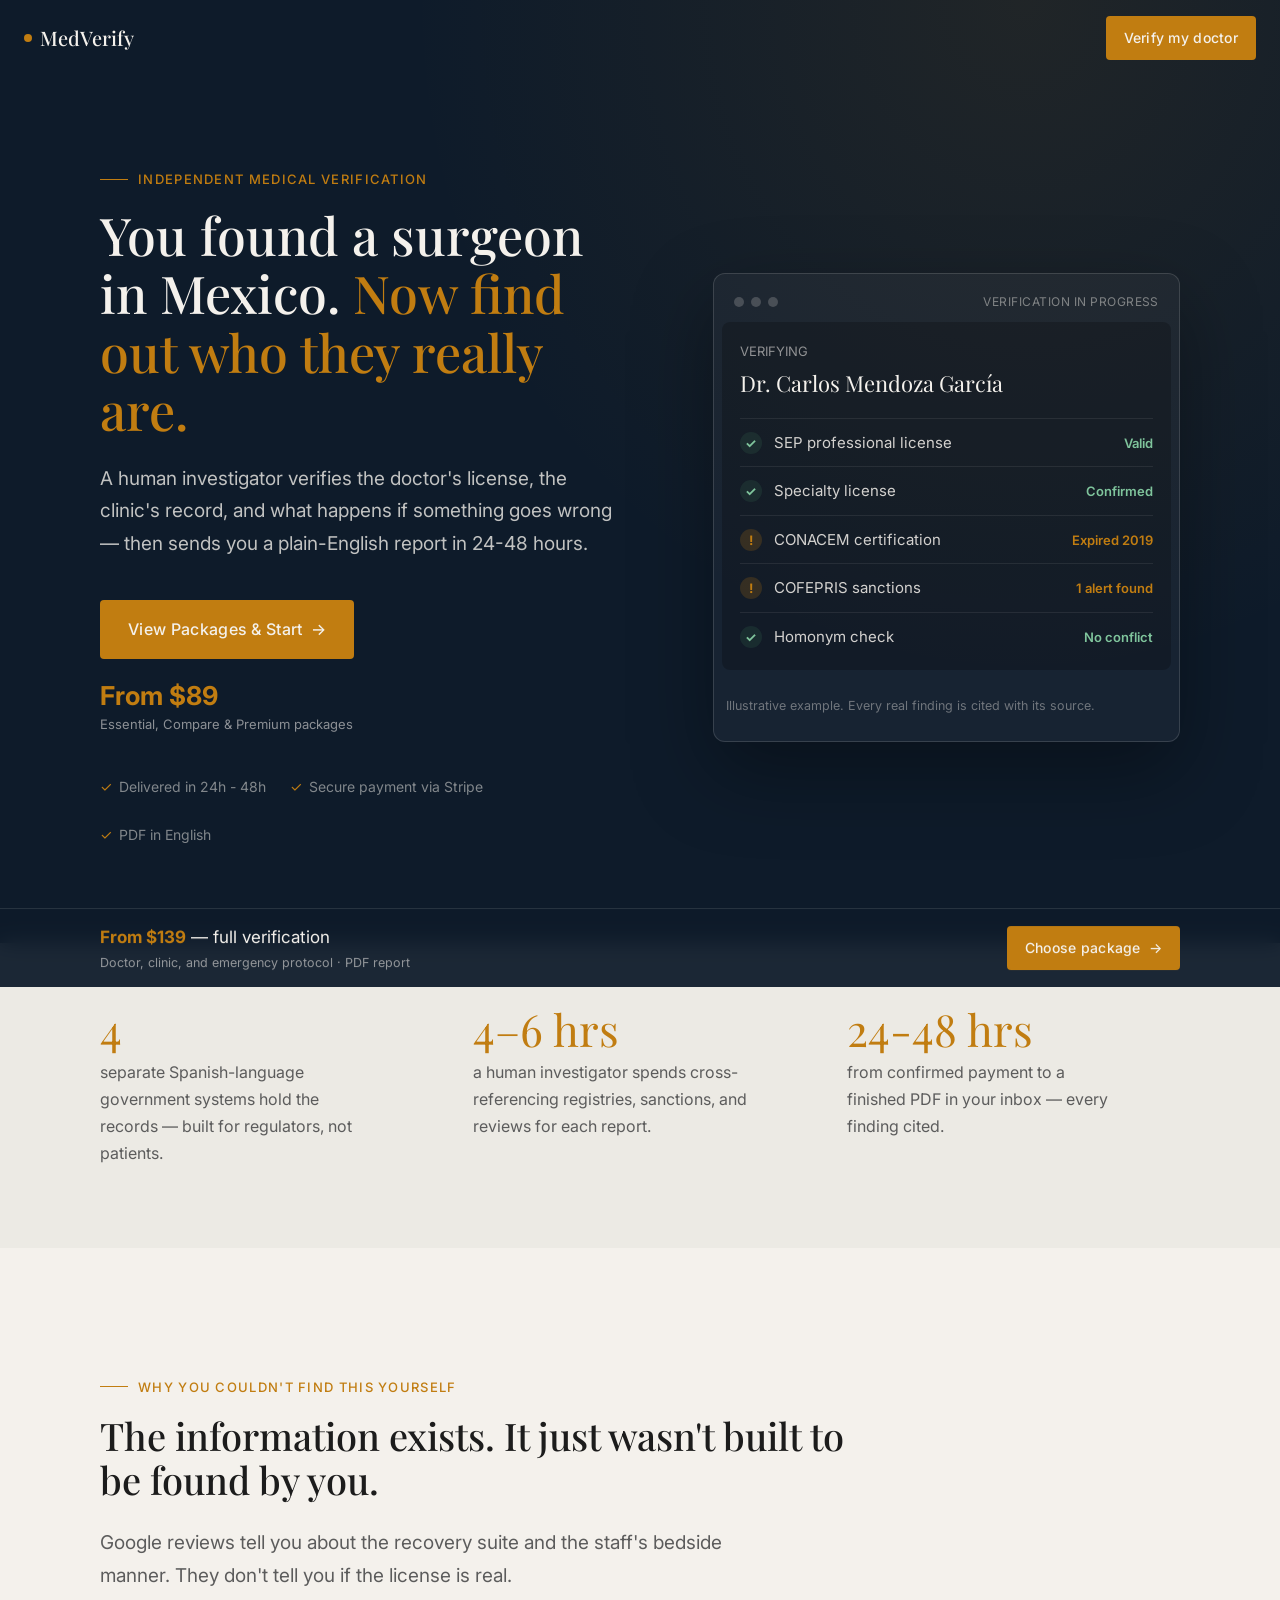
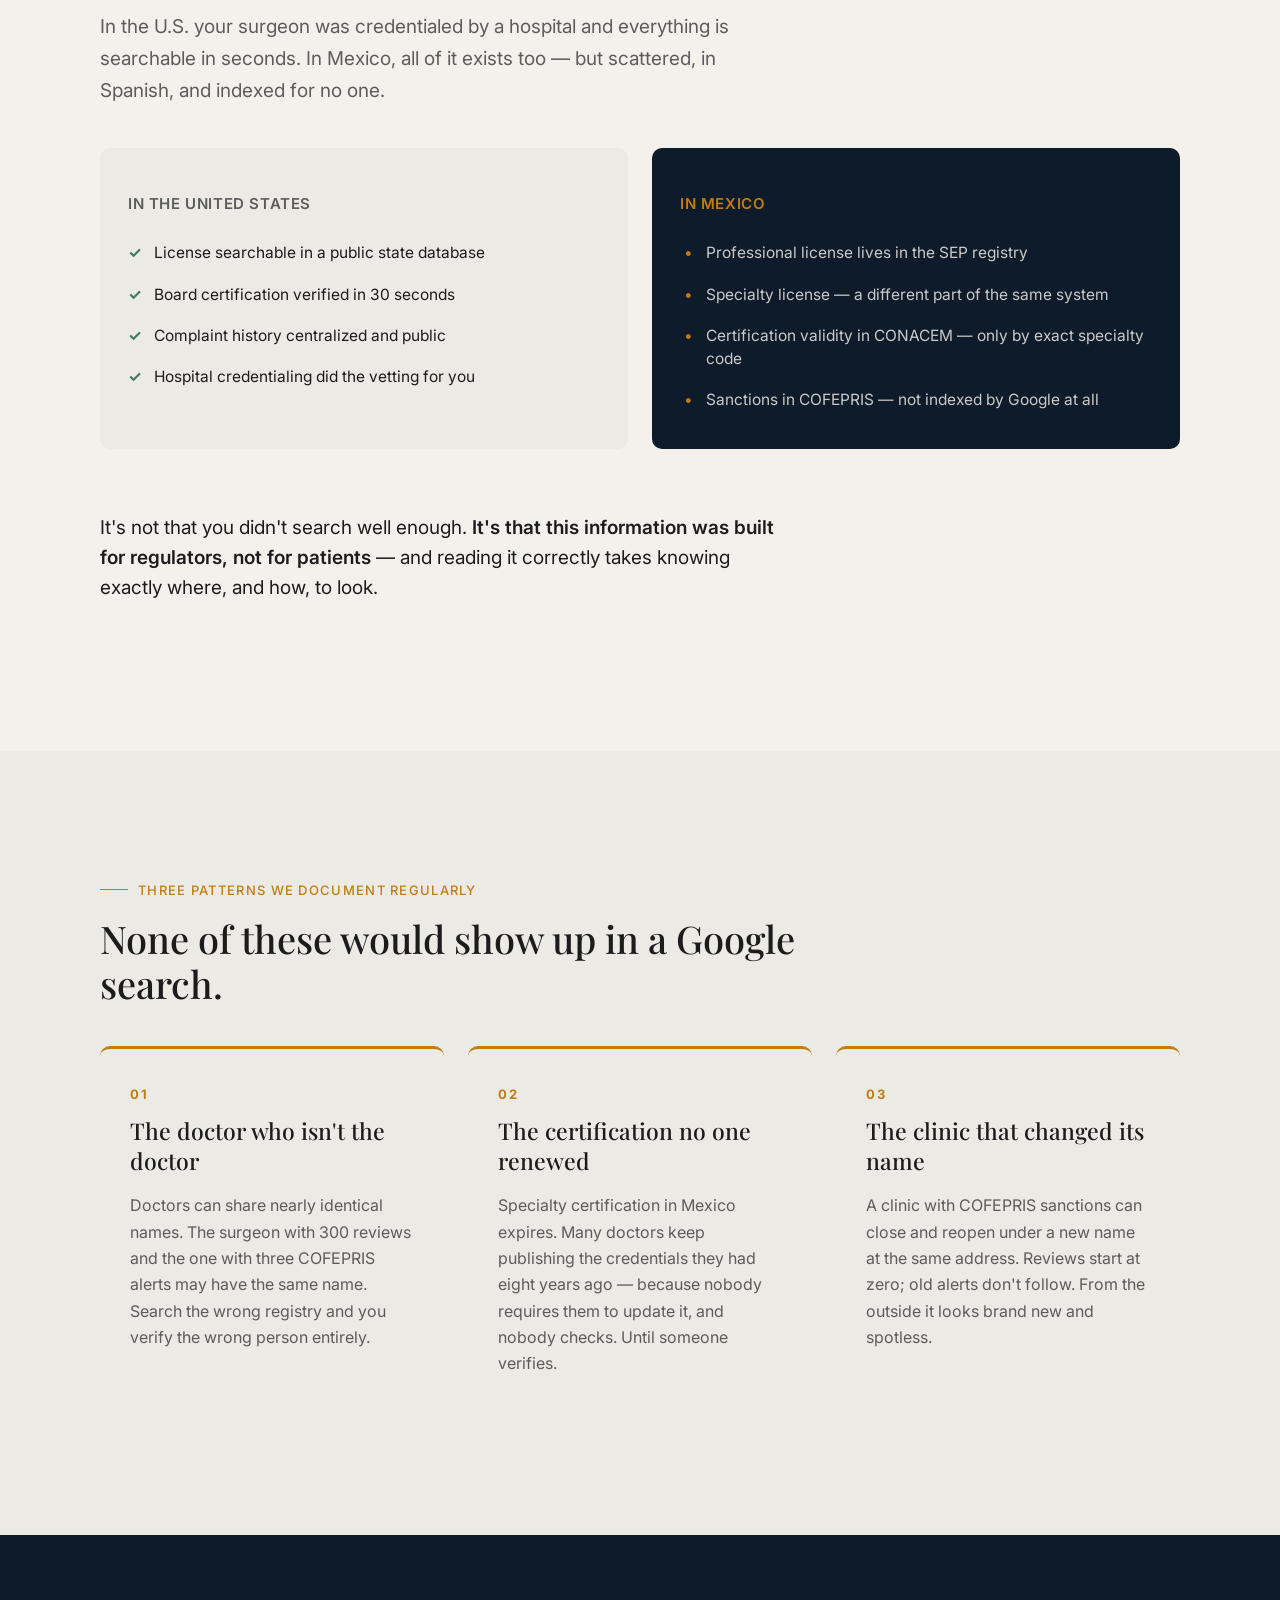
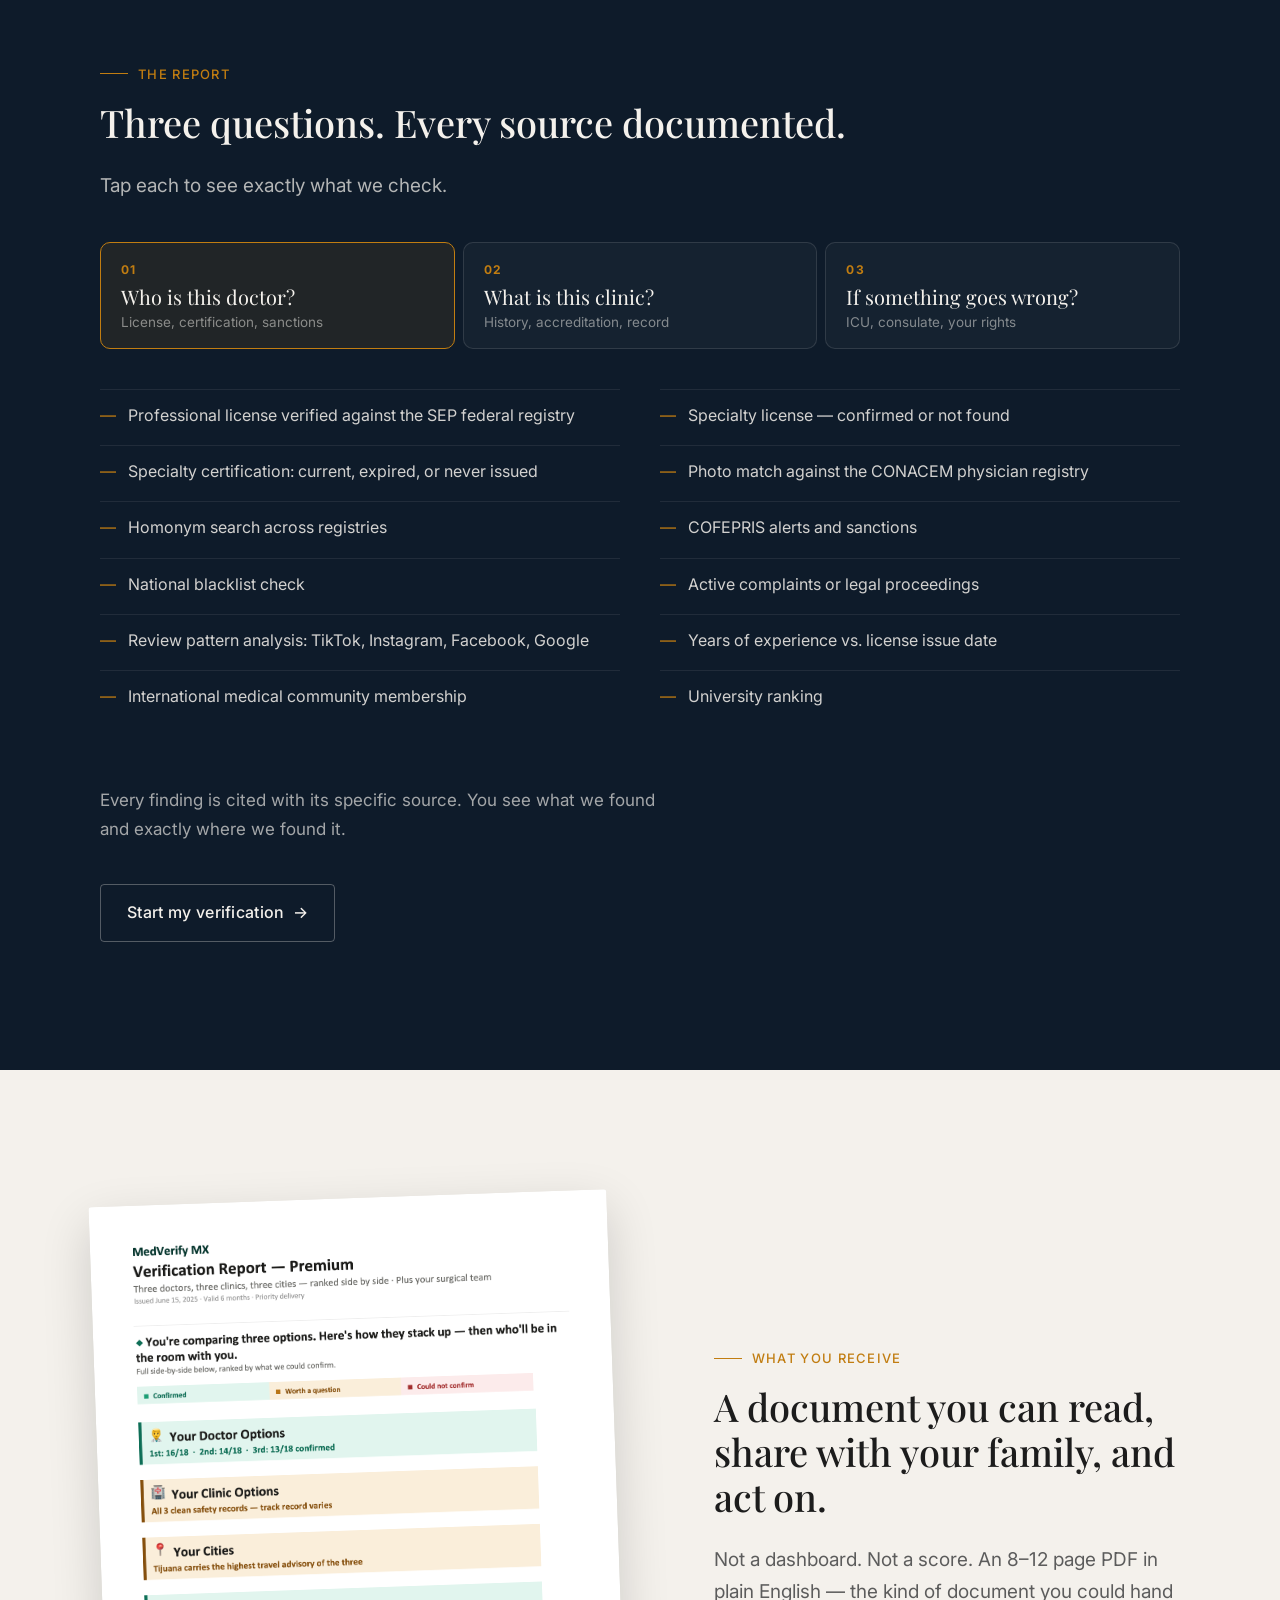
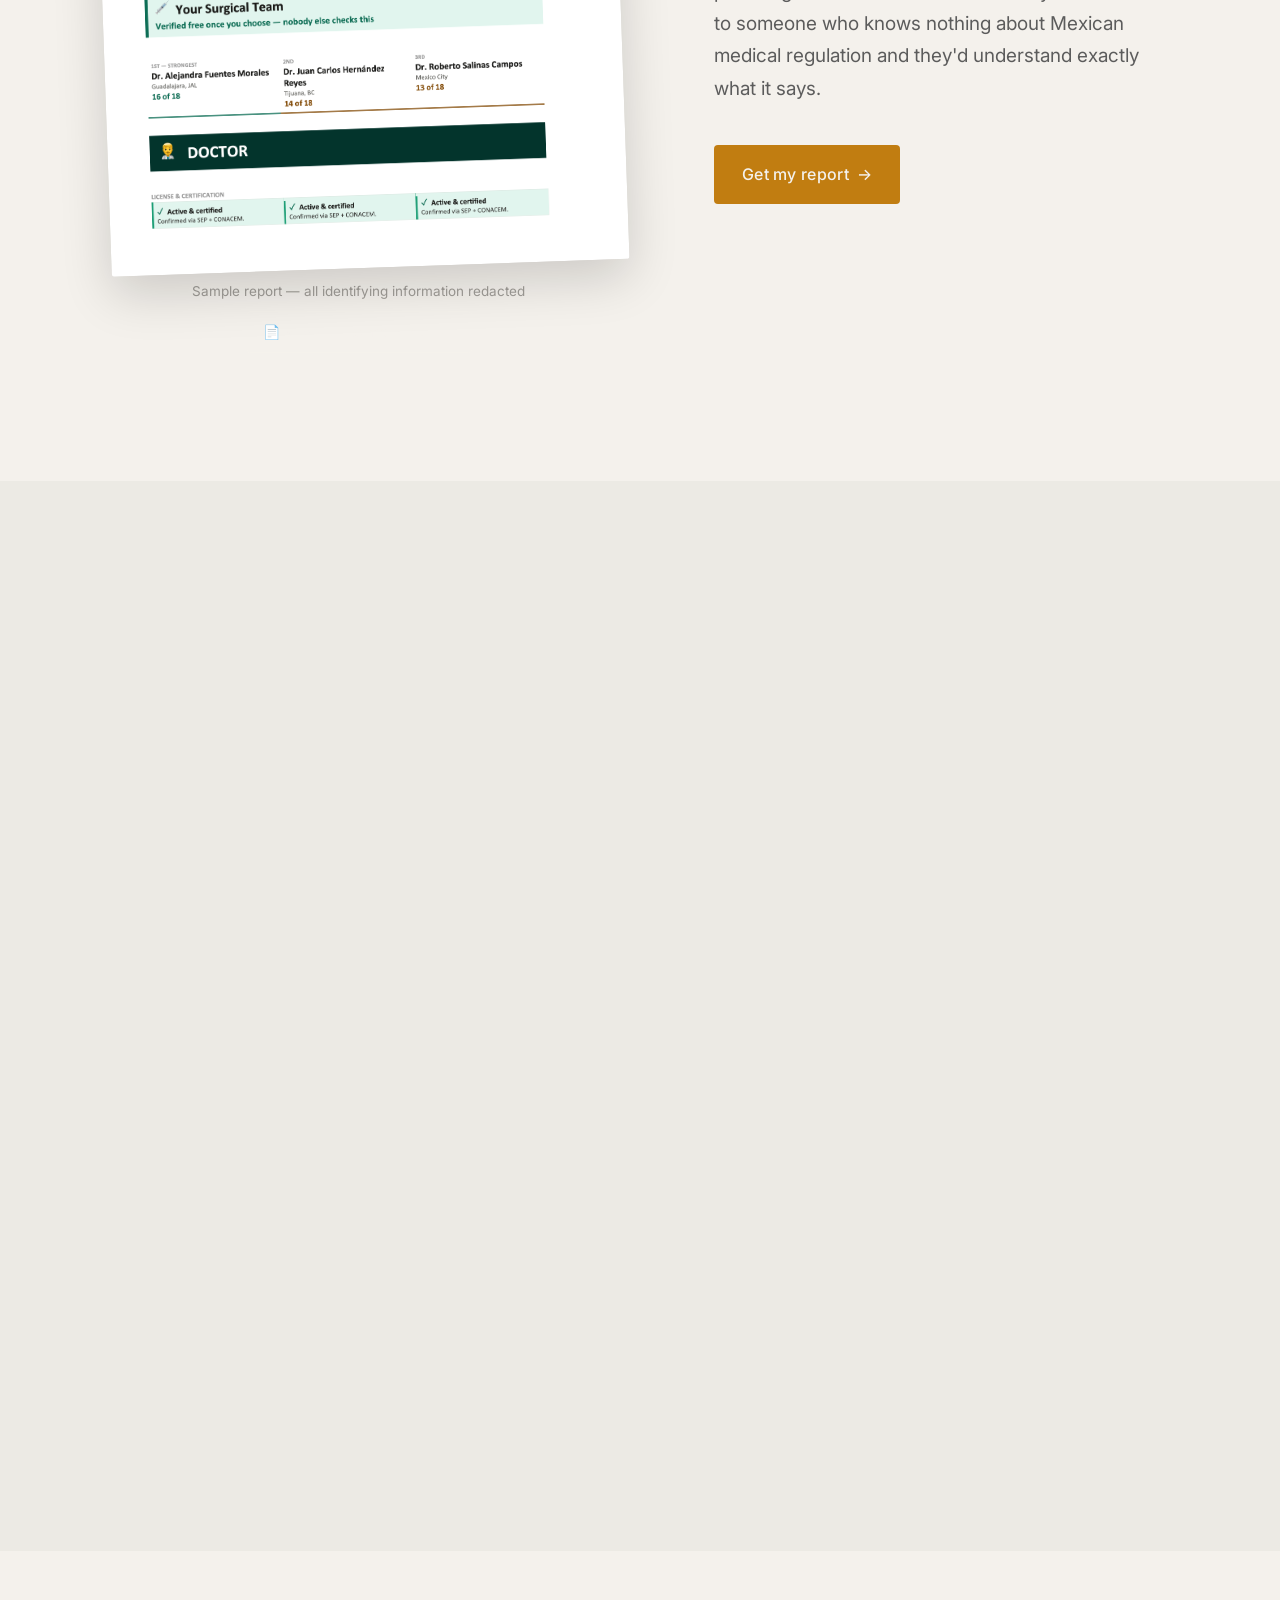
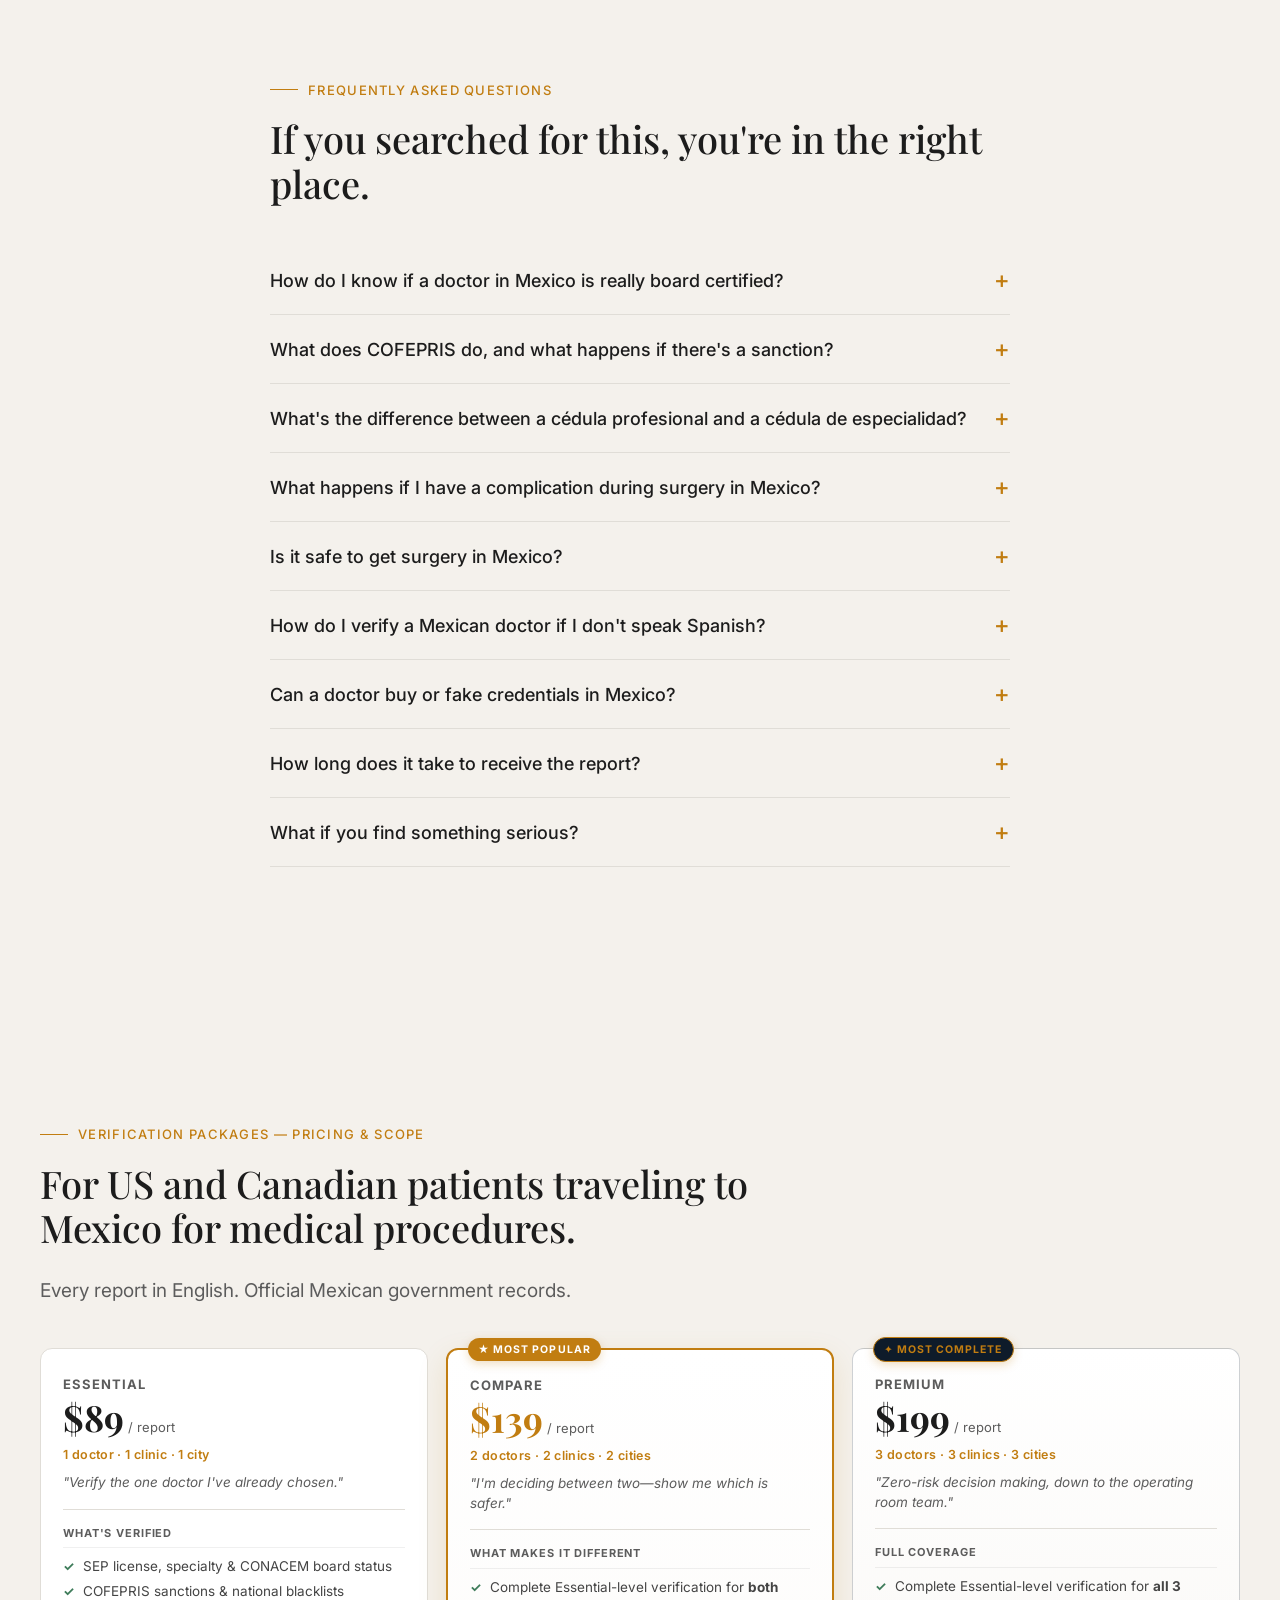
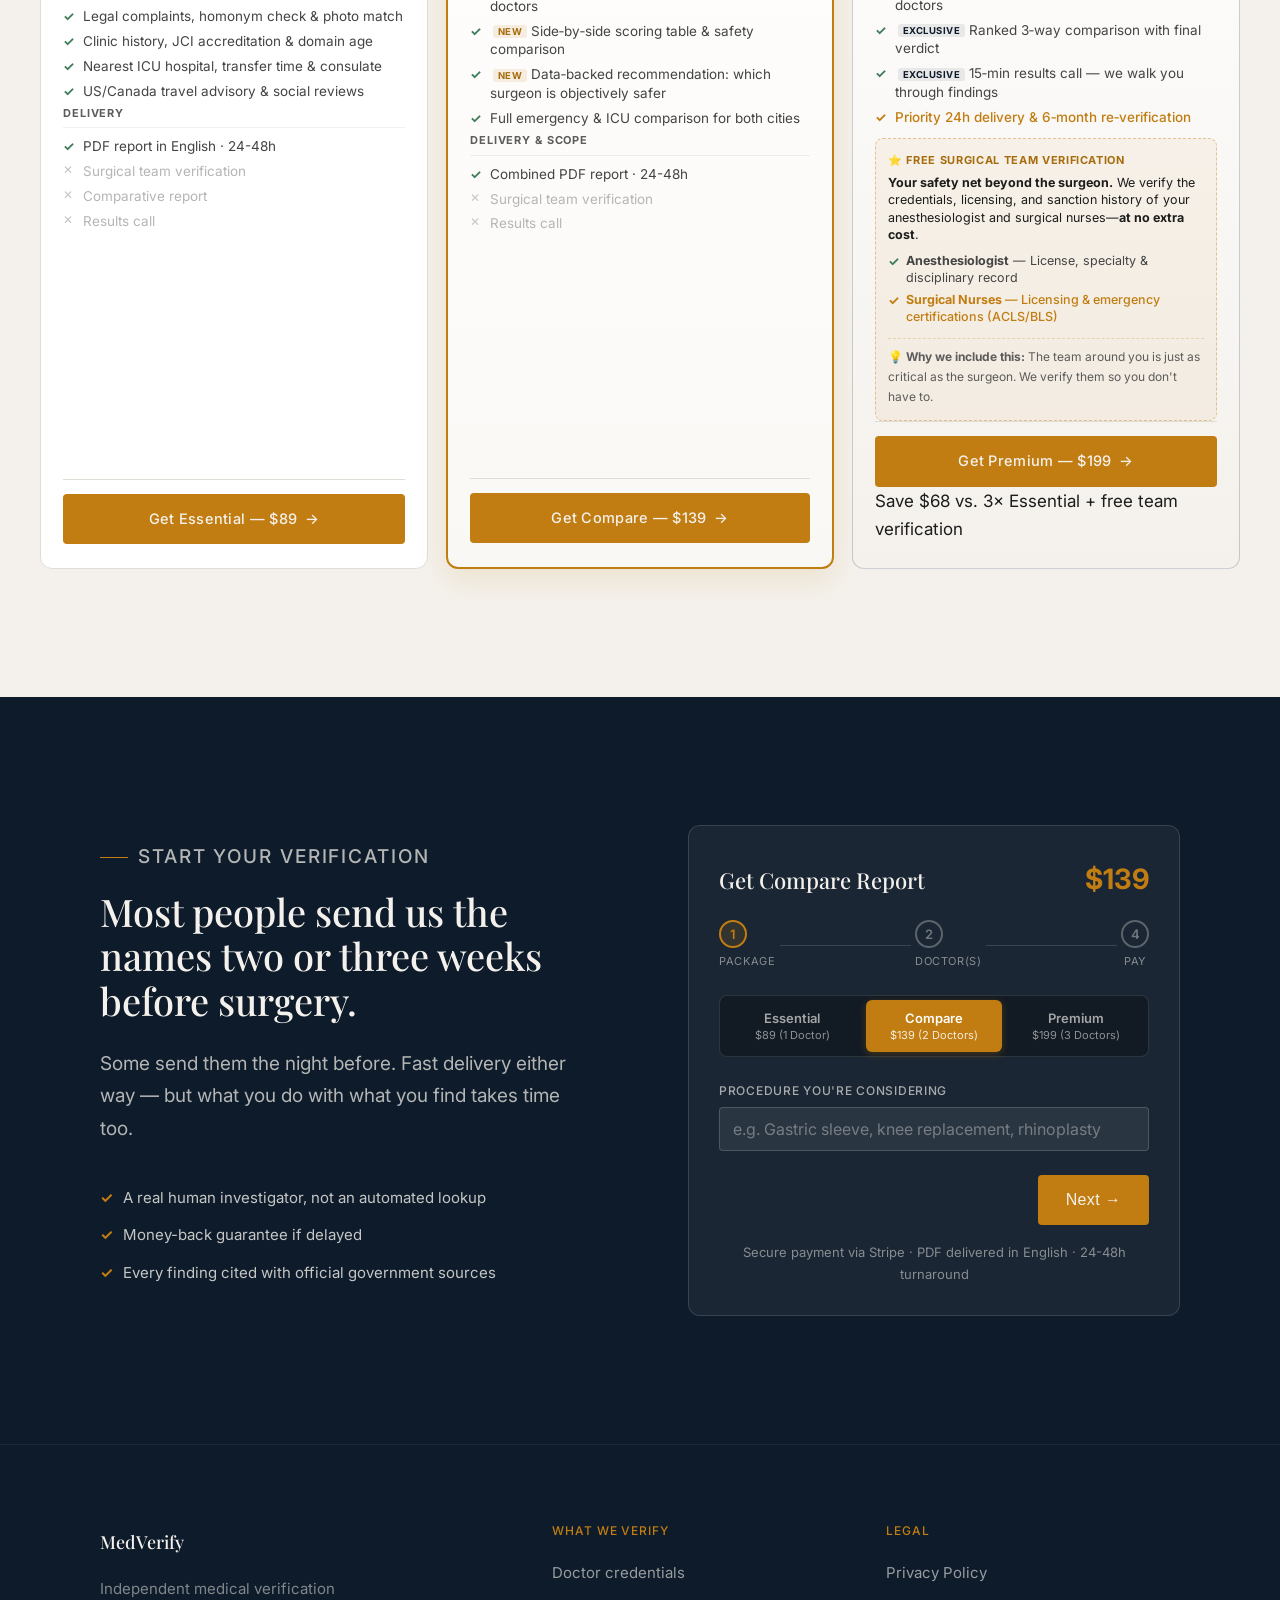
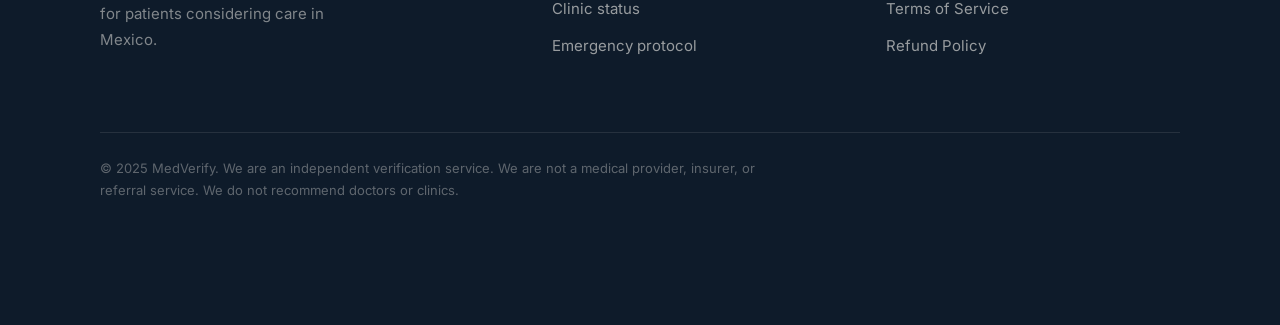
<file: Index.html>
<!DOCTYPE html>
<html lang="en">
<head>
  <meta charset="UTF-8">
  <meta name="viewport" content="width=device-width, initial-scale=1.0">

  <title>MedVerify — Verify Your Doctor in Mexico Before Surgery</title>
  <meta name="description" content="Independent verification of Mexican doctors and clinics for Americans and Canadians considering medical procedures abroad. Credentials, sanctions, clinic history, and emergency protocol. Report in 72 hours.">
  <meta name="robots" content="index, follow">
  <link rel="canonical" href="https://medverify.ink/">

  <meta property="og:title" content="MedVerify — Verify Your Doctor in Mexico Before Surgery">
  <meta property="og:description" content="Before you book the flight, know who you're trusting. We verify credentials, sanctions, and what happens if something goes wrong.">
  <meta property="og:type" content="website">
  <meta property="og:image" content="/og-image.jpg">

  <link rel="preconnect" href="https://fonts.googleapis.com">
  <link rel="preconnect" href="https://fonts.gstatic.com" crossorigin>
  <link href="https://fonts.googleapis.com/css2?family=Inter:wght@400;500;600;700&family=Playfair+Display:wght@500;600&display=swap" rel="stylesheet">
  <link rel="stylesheet" href="assets/styles.css">


  <script type="application/ld+json">
  {"@context":"https://schema.org","@type":"ProfessionalService","name":"MedVerify","description":"Independent medical verification service for patients considering surgery in Mexico","areaServed":["US","CA"],"serviceType":"Medical credential verification","hasOfferCatalog":{"@type":"OfferCatalog","name":"Verification Report","itemListElement":[{"@type":"Offer","itemOffered":{"@type":"Service","name":"Full Medical Verification Report","description":"Doctor credentials, clinic status, and emergency protocol"}}]}}
  </script>
<script type="application/ld+json">
  {"@context":"https://schema.org","@type":"FAQPage","mainEntity":[
    {"@type":"Question","name":"How do I know if a doctor in Mexico is really board certified?","acceptedAnswer":{"@type":"Answer","text":"In Mexico, board certification is issued by CONACEM and it expires — typically every five years. A doctor can have a valid SEP specialty license and an expired CONACEM certification. We verify both directly in each registry."}},
    {"@type":"Question","name":"What does COFEPRIS do and what happens if a doctor or clinic has a sanction?","acceptedAnswer":{"@type":"Answer","text":"COFEPRIS is Mexico's federal health regulator. They issue alerts, sanctions, and clinic closures. We report what type of alert exists, when it was issued, and what it referred to."}},
    {"@type":"Question","name":"What is the difference between a cédula profesional and a cédula de especialidad?","acceptedAnswer":{"@type":"Answer","text":"A cédula profesional confirms a medical degree. A cédula de especialidad confirms a recognized specialty residency. A doctor can have the first without the second. We verify both independently."}},
    {"@type":"Question","name":"What happens if I have a complication during surgery in Mexico?","acceptedAnswer":{"@type":"Answer","text":"It depends on the clinic's distance from a hospital with an ICU. Your report includes the nearest hospital, estimated transfer time, and the nearest U.S. or Canadian consulate."}},
    {"@type":"Question","name":"Is it safe to get surgery in Mexico?","acceptedAnswer":{"@type":"Answer","text":"It depends entirely on the specific doctor and clinic — which is why verification exists. The country is not the variable. The specific provider is."}},
    {"@type":"Question","name":"How do I verify a Mexican doctor if I don't speak Spanish?","acceptedAnswer":{"@type":"Answer","text":"The registries are all in Spanish. We navigate them, interpret what we find, and deliver the report in plain English."}},
    {"@type":"Question","name":"Can a doctor buy or fake credentials in Mexico?","acceptedAnswer":{"@type":"Answer","text":"SEP licenses have a unique number verifiable in the federal registry. But someone can present a real credential belonging to a similarly named person, or omit an expired specialty certification. Our homonym check catches these discrepancies."}},
    {"@type":"Question","name":"How long does it take to receive the report?","acceptedAnswer":{"@type":"Answer","text":"24-48 hours from confirmed payment. Premium includes priority 24h delivery if you need it faster."}},
    {"@type":"Question","name":"What if you find something serious?","acceptedAnswer":{"@type":"Answer","text":"We report what we find and explain what it means. We do not make the decision for you — but you will have the information to make it yourself."}}
  ]}
  </script>
</head>
<body>

  <!-- NAV -->
  <nav class="nav" id="nav">
    <a href="#top" class="nav__logo"><span class="dot"></span>MedVerify</a>
    <a href="#start" class="btn btn--primary btn--sm">Verify my doctor</a>
  </nav>

  <!-- HERO -->
  <header class="hero" id="top">
    <div class="hero__grid">
      <div class="hero__pitch">
        <p class="label">Independent Medical Verification</p>
        <h1>You found a surgeon in Mexico. <em>Now find out who they really are.</em></h1>
        <p class="hero__sub">A human investigator verifies the doctor's license, the clinic's record, and what happens if something goes wrong — then sends you a plain-English report in 24-48 hours.</p>
        <div class="hero__cta">
          <a href="#pricing" class="btn btn--primary">View Packages & Start <span class="arrow">→</span></a>
          <div class="hero__price"><b>From $89</b><span>Essential, Compare & Premium packages</span></div>
        </div>
        <div class="hero__meta">
          <span><span class="tick">✓</span> Delivered in 24h - 48h</span>
          <span><span class="tick">✓</span> Secure payment via Stripe</span>
          <span><span class="tick">✓</span> PDF in English</span>
        </div>
      </div>

      <!-- live verification console -->
      <div class="console reveal" id="console" aria-hidden="true">
        <div class="console__bar"><i></i><i></i><i></i><small>Verification in progress</small></div>
        <div class="console__body">
          <p class="console__subject">VERIFYING</p>
          <p class="console__name">Dr. Carlos Mendoza García</p>
          <div class="check" data-status="ok" data-result="Valid"><span class="check__icon pending"></span><span class="check__label">SEP professional license</span><span class="check__status"></span></div>
          <div class="check" data-status="ok" data-result="Confirmed"><span class="check__icon pending"></span><span class="check__label">Specialty license</span><span class="check__status"></span></div>
          <div class="check" data-status="warn" data-result="Expired 2019"><span class="check__icon pending"></span><span class="check__label">CONACEM certification</span><span class="check__status"></span></div>
          <div class="check" data-status="warn" data-result="1 alert found"><span class="check__icon pending"></span><span class="check__label">COFEPRIS sanctions</span><span class="check__status"></span></div>
          <div class="check" data-status="ok" data-result="No conflict"><span class="check__icon pending"></span><span class="check__label">Homonym check</span><span class="check__status"></span></div>
        </div>
        <p class="console__foot">Illustrative example. Every real finding is cited with its source.</p>
      </div>
    </div>
  </header>

  <!-- PROOF STRIP -->
  <section class="section section--surface" style="padding-top:var(--space-2xl);padding-bottom:var(--space-2xl)">
    <div class="container strip">
      <div class="reveal"><div class="stat__num">4</div><p class="stat__txt">separate Spanish-language government systems hold the records — built for regulators, not patients.</p></div>
      <div class="reveal" data-delay="1"><div class="stat__num">4–6 hrs</div><p class="stat__txt">a human investigator spends cross-referencing registries, sanctions, and reviews for each report.</p></div>
      <div class="reveal" data-delay="2"><div class="stat__num">24-48 hrs</div><p class="stat__txt">from confirmed payment to a finished PDF in your inbox — every finding cited.</p></div>
    </div>
  </section>

  <!-- THE PROBLEM -->
  <section class="section">
    <div class="container">
      <p class="label reveal">Why you couldn't find this yourself</p>
      <h2 class="section-title reveal">The information exists. It just wasn't built to be found by you.</h2>
      <p class="lede reveal">Google reviews tell you about the recovery suite and the staff's bedside manner. They don't tell you if the license is real.</p>
      <p class="lede reveal">In the U.S. your surgeon was credentialed by a hospital and everything is searchable in seconds. In Mexico, all of it exists too — but scattered, in Spanish, and indexed for no one.</p>
      <div class="compare">
        <div class="compare__col us reveal">
          <p class="compare__h">In the United States</p>
          <ul>
            <li>License searchable in a public state database</li>
            <li>Board certification verified in 30 seconds</li>
            <li>Complaint history centralized and public</li>
            <li>Hospital credentialing did the vetting for you</li>
          </ul>
        </div>
        <div class="compare__col mx reveal" data-delay="1">
          <p class="compare__h">In Mexico</p>
          <ul>
            <li>Professional license lives in the SEP registry</li>
            <li>Specialty license — a different part of the same system</li>
            <li>Certification validity in CONACEM — only by exact specialty code</li>
            <li>Sanctions in COFEPRIS — not indexed by Google at all</li>
          </ul>
        </div>
      </div>
      <p class="compare__note reveal">It's not that you didn't search well enough. <b>It's that this information was built for regulators, not for patients</b> — and reading it correctly takes knowing exactly where, and how, to look.</p>
    </div>
  </section>

  <!-- THREE PATTERNS -->
  <section class="section section--surface">
    <div class="container">
      <p class="label reveal">Three patterns we document regularly</p>
      <h2 class="section-title reveal">None of these would show up in a Google search.</h2>
      <div class="cards">
        <article class="card reveal">
          <span class="card__n">01</span>
          <h3>The doctor who isn't the doctor</h3>
          <p>Doctors can share nearly identical names. The surgeon with 300 reviews and the one with three COFEPRIS alerts may have the same name. Search the wrong registry and you verify the wrong person entirely.</p>
        </article>
        <article class="card reveal" data-delay="1">
          <span class="card__n">02</span>
          <h3>The certification no one renewed</h3>
          <p>Specialty certification in Mexico expires. Many doctors keep publishing the credentials they had eight years ago — because nobody requires them to update it, and nobody checks. Until someone verifies.</p>
        </article>
        <article class="card reveal" data-delay="2">
          <span class="card__n">03</span>
          <h3>The clinic that changed its name</h3>
          <p>A clinic with COFEPRIS sanctions can close and reopen under a new name at the same address. Reviews start at zero; old alerts don't follow. From the outside it looks brand new and spotless.</p>
        </article>
      </div>
    </div>
  </section>

  <!-- WHAT THE REPORT ANSWERS — tabs -->
  <section class="section section--dark">
    <div class="container">
      <p class="label reveal">The report</p>
      <h2 class="section-title reveal">Three questions. Every source documented.</h2>
      <p class="lede reveal">Tap each to see exactly what we check.</p>

      <div class="tabs reveal" id="tabs">
        <button class="tab active" data-tab="0"><span class="tab__n">01</span><div class="tab__t">Who is this doctor?</div><div class="tab__hint">License, certification, sanctions</div></button>
        <button class="tab" data-tab="1"><span class="tab__n">02</span><div class="tab__t">What is this clinic?</div><div class="tab__hint">History, accreditation, record</div></button>
        <button class="tab" data-tab="2"><span class="tab__n">03</span><div class="tab__t">If something goes wrong?</div><div class="tab__hint">ICU, consulate, your rights</div></button>
      </div>

      <div class="panel active" data-panel="0">
        <div class="panel__grid">
          <div class="panel__item"><span class="dot">—</span>Professional license verified against the SEP federal registry</div>
          <div class="panel__item"><span class="dot">—</span>Specialty license — confirmed or not found</div>
          <div class="panel__item"><span class="dot">—</span>Specialty certification: current, expired, or never issued</div>
          <div class="panel__item"><span class="dot">—</span>Photo match against the CONACEM physician registry</div>
          <div class="panel__item"><span class="dot">—</span>Homonym search across registries</div>
          <div class="panel__item"><span class="dot">—</span>COFEPRIS alerts and sanctions</div>
          <div class="panel__item"><span class="dot">—</span>National blacklist check</div>
          <div class="panel__item"><span class="dot">—</span>Active complaints or legal proceedings</div>
          <div class="panel__item"><span class="dot">—</span>Review pattern analysis: TikTok, Instagram, Facebook, Google</div>
          <div class="panel__item"><span class="dot">—</span>Years of experience vs. license issue date</div>
          <div class="panel__item"><span class="dot">—</span>International medical community membership</div>
          <div class="panel__item"><span class="dot">—</span>University ranking</div>
        </div>
      </div>
      <div class="panel" data-panel="1">
        <div class="panel__grid">
          <div class="panel__item"><span class="dot">—</span>Operating history under current name</div>
          <div class="panel__item"><span class="dot">—</span>Prior names and any associated sanctions</div>
          <div class="panel__item"><span class="dot">—</span>COFEPRIS inspections, sanctions, and closures</div>
          <div class="panel__item"><span class="dot">—</span>JCI accreditation: verified against international directory</div>
          <div class="panel__item"><span class="dot">—</span>Accreditation Canada / CCHSA: verified</div>
          <div class="panel__item"><span class="dot">—</span>Domain and website age</div>
          <div class="panel__item"><span class="dot">—</span>Local media mentions and news coverage</div>
          <div class="panel__item"><span class="dot">—</span>Reddit and Facebook community mentions</div>
          <div class="panel__item"><span class="dot">—</span>Patient review pattern analysis</div>
        </div>
      </div>
      <div class="panel" data-panel="2">
        <div class="panel__grid">
          <div class="panel__item"><span class="dot">—</span>Nearest hospital with ICU capability</div>
          <div class="panel__item"><span class="dot">—</span>Estimated ambulance travel time from the clinic</div>
          <div class="panel__item"><span class="dot">—</span>Nearest U.S. or Canadian consulate or embassy</div>
          <div class="panel__item"><span class="dot">—</span>What consular assistance actually covers in an emergency</div>
          <div class="panel__item"><span class="dot">—</span>Your rights as a foreign patient in Mexico</div>
          <div class="panel__item"><span class="dot">—</span>Emergency contact protocol</div>
        </div>
      </div>

      <p class="report-note reveal">Every finding is cited with its specific source. You see what we found and exactly where we found it.</p>
      <div class="reveal" style="margin-top:var(--space-xl)"><a href="#start" class="btn btn--ghost-light">Start my verification <span class="arrow">→</span></a></div>
    </div>
  </section>

  <!-- SAMPLE REPORT -->
  <section class="section">
    <div class="container sample">
 <figure class="reveal" style="margin:0">
  <a href="assets/reporte-premium-v4.pdf" target="_blank" rel="noopener" aria-label="Open sample report PDF">
    <img class="sample__img" 
         src="assets/reporte-premium-v4-1.png" 
         alt="First page of a sample MedVerify report – redacted" 
         width="640" 
         height="828" 
         loading="lazy"
         style="background:#fff; width:100%; height:auto; cursor:pointer;">
  </a>
  <figcaption class="sample__caption" style="margin-top:12px;">
    Sample report — all identifying information redacted<br>
    <a href="assets/reporte-premium-v4.pdf" target="_blank" class="btn btn--ghost-light" style="display:inline-flex; margin-top:8px; font-size:14px; padding:8px 16px;">
      📄 View full sample PDF <span class="arrow">→</span>
    </a>
  </figcaption>
</figure>
      <div class="reveal" data-delay="1">
        <p class="label">What you receive</p>
        <h2 class="section-title">A document you can read, share with your family, and act on.</h2>
        <p class="lede">Not a dashboard. Not a score. An 8–12 page PDF in plain English — the kind of document you could hand to someone who knows nothing about Mexican medical regulation and they'd understand exactly what it says.</p>
        <div style="margin-top:var(--space-xl)"><a href="#start" class="btn btn--primary">Get my report <span class="arrow">→</span></a></div>
      </div>
    </div>
  </section>

  <!-- HOW IT WORKS -->
  <section class="section section--surface">
    <div class="container mid">
      <p class="label reveal">The process</p>
      <h2 class="section-title reveal">Four steps. One human investigator. 24-48 hours.</h2>
      <div class="timeline">
        <div class="tline reveal"><div class="tline__num">1</div><div><p class="tline__t">Tell us who you're considering</p><p class="tline__b">Submit the doctor's name, the clinic, the city, and the procedure. More detail helps — but even a name and city is enough to start.</p></div></div>
        <div class="tline reveal"><div class="tline__num">2</div><div><p class="tline__t">Secure payment</p><p class="tline__b">Pay via Stripe. Your payment details never touch our servers. You get a confirmation email immediately.</p></div></div>
        <div class="tline reveal"><div class="tline__num">3</div><div><p class="tline__t">A human investigator verifies everything</p><p class="tline__b">One person spends 4–6 hours searching federal registries, sanction databases, review platforms, and local media — cross-referencing every finding and noting exactly where it came from.</p></div></div>
        <div class="tline reveal"><div class="tline__num">4</div><div><p class="tline__t">Your report arrives</p><p class="tline__b">A PDF in English, in your inbox, within 24-48 hours of payment. Every finding cited. You can verify every source yourself.</p></div></div>
      </div>
    </div>
  </section>

  <!-- FAQ -->
  <section class="section">
    <div class="container narrow">
      <p class="label reveal">Frequently asked questions</p>
      <h2 class="section-title reveal">If you searched for this, you're in the right place.</h2>
      <div class="faq reveal" id="faq">
        <div class="faq__item"><button class="faq__q" aria-expanded="false">How do I know if a doctor in Mexico is really board certified?<span class="faq__icon" aria-hidden="true">+</span></button><div class="faq__a"><p class="faq__a-inner">In Mexico, board certification is issued by CONACEM (Consejo Nacional de Certificación de Especialidades Médicas). Unlike in the U.S., it expires — typically every five years — and must be renewed. A doctor can have a valid SEP specialty license and still have an expired CONACEM certification, meaning their specialty credentials haven't been reviewed in years. We verify both directly in each registry.</p></div></div>
        <div class="faq__item"><button class="faq__q" aria-expanded="false">What does COFEPRIS do, and what happens if there's a sanction?<span class="faq__icon" aria-hidden="true">+</span></button><div class="faq__a"><p class="faq__a-inner">COFEPRIS is Mexico's federal health regulatory authority — roughly the FDA's enforcement role. They issue alerts, sanctions, and can order clinic closures. We report what type of alert exists, when it was issued, and what it referred to — so you can judge the severity yourself.</p></div></div>
        <div class="faq__item"><button class="faq__q" aria-expanded="false">What's the difference between a cédula profesional and a cédula de especialidad?<span class="faq__icon" aria-hidden="true">+</span></button><div class="faq__a"><p class="faq__a-inner">A cédula profesional confirms a completed medical degree and authorization to practice. A cédula de especialidad confirms a recognized specialty residency. A doctor can have the first without the second — a licensed physician, but not a credentialed specialist in your procedure. We verify both independently.</p></div></div>
        <div class="faq__item"><button class="faq__q" aria-expanded="false">What happens if I have a complication during surgery in Mexico?<span class="faq__icon" aria-hidden="true">+</span></button><div class="faq__a"><p class="faq__a-inner">It depends almost entirely on how far your clinic is from a hospital with an ICU — sometimes 5 minutes, sometimes 40. Your report includes the specific nearest hospital, the estimated transfer time, and the nearest U.S. or Canadian consulate, which can provide a list of local physicians, help with emergency communication, and assist with repatriation.</p></div></div>
        <div class="faq__item"><button class="faq__q" aria-expanded="false">Is it safe to get surgery in Mexico?<span class="faq__icon" aria-hidden="true">+</span></button><div class="faq__a"><p class="faq__a-inner">That depends entirely on the specific doctor and clinic — which is exactly why verification exists. Mexico has JCI-accredited hospitals and surgeons trained at leading U.S. institutions. It also has unlicensed practitioners and clinics without current permits. The country isn't the variable. The specific provider is.</p></div></div>
        <div class="faq__item"><button class="faq__q" aria-expanded="false">How do I verify a Mexican doctor if I don't speak Spanish?<span class="faq__icon" aria-hidden="true">+</span></button><div class="faq__a"><p class="faq__a-inner">All the registries are in Spanish — CONACEM, the SEP registry, and the COFEPRIS alert system have no English version. That's the core reason this service exists. We navigate those systems, interpret what we find, and deliver the report in plain English.</p></div></div>
        <div class="faq__item"><button class="faq__q" aria-expanded="false">Can a doctor buy or fake credentials in Mexico?<span class="faq__icon" aria-hidden="true">+</span></button><div class="faq__a"><p class="faq__a-inner">SEP licenses carry a unique registration number verifiable in the federal registry, so the credential itself can't be faked — but someone can present a real credential belonging to a similarly named person, or present a legitimate one while omitting that their specialty certification has expired. Our homonym check and cross-verification are designed to catch exactly that.</p></div></div>
        <div class="faq__item"><button class="faq__q" aria-expanded="false">How long does it take to receive the report?<span class="faq__icon" aria-hidden="true">+</span></button><div class="faq__a"><p class="faq__a-inner">24-48 hours from confirmed payment. Submit Friday evening, expect it by Sunday. Premium includes priority 24h delivery if you need it faster.</p></div></div>
        <div class="faq__item"><button class="faq__q" aria-expanded="false">What if you find something serious?<span class="faq__icon" aria-hidden="true">+</span></button><div class="faq__a"><p class="faq__a-inner">We report what we find. If it's significant — an active sanction, an expired certification, a closure, a pattern of serious complaints — the report explains clearly what it means. We don't make the decision for you, but you'll have the information to make it yourself.</p></div></div>
      </div>
    </div>
  </section>

  <!-- VERIFICATION PACKAGES & PRICING -->
  <section class="section" id="pricing">
    <div class="container" style="max-width:1200px">
      <p class="label reveal">Verification Packages — Pricing & Scope</p>
      <h2 class="section-title reveal">For US and Canadian patients traveling to Mexico for medical procedures.</h2>
      <p class="lede reveal">Every report in English. Official Mexican government records.</p>

<div class="pricing-grid reveal" data-delay="1">
  <!-- ========== ESSENTIAL ========== -->
  <article class="pkg-card">
    <div class="pkg-card__header">
      <h3 class="pkg-card__name">ESSENTIAL</h3>
      <div class="pkg-card__price"><b>$89</b><span>/ report</span></div>
      <div class="pkg-card__scope">1 doctor · 1 clinic · 1 city</div>
      <p class="pkg-card__quote">"Verify the one doctor I've already chosen."</p>
    </div>
    
    <div class="pkg-card__section">
      <div class="pkg-card__section-title">What's verified</div>
      <ul class="pkg-card__list">
        <li class="check">SEP license, specialty &amp; CONACEM board status</li>
        <li class="check">COFEPRIS sanctions &amp; national blacklists</li>
        <li class="check">Legal complaints, homonym check &amp; photo match</li>
        <li class="check">Clinic history, JCI accreditation &amp; domain age</li>
        <li class="check">Nearest ICU hospital, transfer time &amp; consulate</li>
        <li class="check">US/Canada travel advisory &amp; social reviews</li>
      </ul>
    </div>

    <div class="pkg-card__section">
      <div class="pkg-card__section-title">Delivery</div>
      <ul class="pkg-card__list">
        <li class="check">PDF report in English · 24-48h</li>
        <li class="cross">Surgical team verification</li>
        <li class="cross">Comparative report</li>
        <li class="cross">Results call</li>
      </ul>
    </div>

    <div class="pkg-card__foot">
      <a href="#start" class="btn btn--primary btn--full select-pkg-btn" data-package="essential">Get Essential — $89 <span class="arrow">→</span></a>
    </div>
  </article>

  <!-- ========== COMPARE (MOST POPULAR) ========== -->
  <article class="pkg-card pkg-card--featured">
    <div class="pkg-card__badge">★ MOST POPULAR</div>
    <div class="pkg-card__header">
      <h3 class="pkg-card__name">COMPARE</h3>
      <div class="pkg-card__price"><b>$139</b><span>/ report</span></div>
      <div class="pkg-card__scope">2 doctors · 2 clinics · 2 cities</div>
      <p class="pkg-card__quote">"I'm deciding between two—show me which is safer."</p>
    </div>

    <div class="pkg-card__section">
      <div class="pkg-card__section-title">What makes it different</div>
      <ul class="pkg-card__list">
        <li class="check">Complete Essential-level verification for <strong>both</strong> doctors</li>
        <li class="check"><span class="tag-new">NEW</span> Side‑by‑side scoring table &amp; safety comparison</li>
        <li class="check"><span class="tag-new">NEW</span> Data‑backed recommendation: which surgeon is objectively safer</li>
        <li class="check">Full emergency &amp; ICU comparison for both cities</li>
      </ul>
    </div>

    <div class="pkg-card__section">
      <div class="pkg-card__section-title">Delivery &amp; scope</div>
      <ul class="pkg-card__list">
        <li class="check">Combined PDF report · 24-48h</li>
        <li class="cross">Surgical team verification</li>
        <li class="cross">Results call</li>
      </ul>
    </div>

    <div class="pkg-card__foot">
      <a href="#start" class="btn btn--primary btn--full select-pkg-btn" data-package="compare">Get Compare — $139 <span class="arrow">→</span></a>
    </div>
  </article>

  <!-- ========== PREMIUM (MOST COMPLETE) ========== -->
  <article class="pkg-card pkg-card--premium">
    <div class="pkg-card__badge pkg-card__badge--premium">✦ MOST COMPLETE</div>
    <div class="pkg-card__header">
      <h3 class="pkg-card__name">PREMIUM</h3>
      <div class="pkg-card__price"><b>$199</b><span>/ report</span></div>
      <div class="pkg-card__scope">3 doctors · 3 clinics · 3 cities</div>
      <p class="pkg-card__quote">"Zero-risk decision making, down to the operating room team."</p>
    </div>

    <div class="pkg-card__section">
      <div class="pkg-card__section-title">Full coverage</div>
      <ul class="pkg-card__list">
        <li class="check">Complete Essential-level verification for <strong>all 3</strong> doctors</li>
        <li class="check"><span class="tag-exclusive">EXCLUSIVE</span> Ranked 3‑way comparison with final verdict</li>
        <li class="check"><span class="tag-exclusive">EXCLUSIVE</span> 15‑min results call — we walk you through findings</li>
        <li class="check">Priority 24h delivery &amp; 6‑month re‑verification</li>
      </ul>
    </div>

<div class="surgical-team-box">
  <div class="surgical-team-box__title">⭐ FREE SURGICAL TEAM VERIFICATION</div>
  <p class="surgical-team-box__p">
    <strong>Your safety net beyond the surgeon.</strong> We verify the credentials, licensing, and sanction history of your 
    anesthesiologist and surgical nurses—<strong>at no extra cost</strong>.
  </p>
  <ul class="pkg-card__list" style="margin-top: 6px;">
    <li class="check"><strong>Anesthesiologist</strong> — License, specialty &amp; disciplinary record</li>
    <li class="check"><strong>Surgical Nurses</strong> — Licensing &amp; emergency certifications (ACLS/BLS)</li>
  </ul>
  <div style="margin-top: 10px; font-size: 12px; color: var(--color-text-secondary); border-top: 1px dashed rgba(193,125,17,0.25); padding-top: 8px;">
    💡 <strong>Why we include this:</strong> The team around you is just as critical as the surgeon. 
    We verify them so you don't have to.
  </div>
</div>

    <div class="pkg-card__foot">
      <a href="#start" class="btn btn--primary btn--full select-pkg-btn" data-package="premium">Get Premium — $199 <span class="arrow">→</span></a>
      <div class="pkg-card__savings">Save $68 vs. 3× Essential + free team verification</div>
    </div>
  </article>
</div>
    </div>
  </section>

  <!-- FINAL CTA + FORM -->
  <section class="section section--dark" id="start">
    <div class="container cta-wrap">
      <div class="cta-copy reveal">
        <p class="label">Start your verification</p>
        <h2 class="section-title">Most people send us the names two or three weeks before surgery.</h2>
        <p>Some send them the night before. Fast delivery either way — but what you do with what you find takes time too.</p>
        <div class="reassure">
          <div><span class="tick">✓</span> A real human investigator, not an automated lookup</div>
          <div><span class="tick">✓</span> Money-back guarantee if delayed</div>
          <div><span class="tick">✓</span> Every finding cited with official government sources</div>
        </div>
      </div>

      <form class="intake reveal" data-delay="1" novalidate id="intake-form">
        <div class="intake__head">
          <h3 id="form-pkg-name">Get Compare Report</h3>
          <b id="form-pkg-price">$139</b>
        </div>

        <!-- STEP INDICATOR -->
        <div class="form-steps">
          <div class="step-indicator" id="step-indicator">
            <div>
              <div class="step-dot active" data-step="1">1</div>
              <div class="step-label">Package</div>
            </div>
            <div class="step-line"></div>
            <div>
              <div class="step-dot" data-step="2">2</div>
              <div class="step-label">Doctor(s)</div>
            </div>
            <div class="step-line" id="step-line-3"></div>
            <div id="step-3-wrapper" style="display:none;">
              <div class="step-dot" data-step="3">3</div>
              <div class="step-label">Team</div>
            </div>
            <div class="step-line" id="step-line-4"></div>
            <div>
              <div class="step-dot" data-step="4">4</div>
              <div class="step-label">Pay</div>
            </div>
          </div>

          <!-- STEP 1: PACKAGE + PROCEDURE -->
          <div class="form-step active-step" data-step="1">
            <div class="intake-pkg-selector">
              <button type="button" class="intake-pkg-pill" data-package="essential">Essential <span class="price">$89 (1 Doctor)</span></button>
              <button type="button" class="intake-pkg-pill active" data-package="compare">Compare <span class="price">$139 (2 Doctors)</span></button>
              <button type="button" class="intake-pkg-pill" data-package="premium">Premium <span class="price">$199 (3 Doctors)</span></button>
            </div>
            <div class="field">
              <label class="field__label" for="f-proc">Procedure you're considering</label>
              <input class="field__input" id="f-proc" name="procedure" type="text" placeholder="e.g. Gastric sleeve, knee replacement, rhinoplasty">
            </div>
          </div>

          <!-- STEP 2: DOCTOR(S) + CLINIC (dynamic) -->
          <div class="form-step" data-step="2" id="step-2-container">
            <!-- Se llena con JavaScript -->
          </div>

          <!-- STEP 3: TEAM (solo Premium) -->
          <div class="form-step" data-step="3" id="step-3-container" style="display:none;">
            <div class="field">
              <label class="field__label" for="f-team-notes">Anesthesiologist or Surgical Team Notes (Optional)</label>
              <input class="field__input" id="f-team-notes" name="team_notes" type="text" placeholder="e.g. Anesthesiologist name or clinic team details if known">
            </div>
            <p class="intake__meta" style="text-align:left;">This helps us verify your operating room team — at no extra cost.</p>
          </div>

          <!-- STEP 4: CONFIRM & PAY -->
          <div class="form-step" data-step="4">
            <p style="color:rgba(244,241,236,.8);">Ready to submit? Your report will be delivered as a PDF in English within 24-48h.</p>
            
            <!-- NUEVO CAMPO EMAIL -->
            <div class="field">
              <label class="field__label" for="f-email">Your email</label>
              <input class="field__input" id="f-email" name="email" type="email" placeholder="you@example.com" required>
            </div>
          </div>

        <!-- NAVIGATION BUTTONS -->
        <div class="step-nav">
          <button type="button" class="btn btn--ghost-light" id="prev-btn" style="visibility:hidden;">← Back</button>
          <button type="button" class="btn btn--primary" id="next-btn">Next →</button>
          <button type="submit" class="btn btn--primary" id="submit-btn" style="display:none;">Continue to secure payment — <span id="btn-price">$139</span> <span class="arrow">→</span></button>
        </div>
        <p class="intake__meta" id="step-meta">Secure payment via Stripe · PDF delivered in English · 24-48h turnaround</p>
      </form>    </div>
  </section>

  <!-- FOOTER -->
  <footer class="footer">
    <div class="footer__grid">
      <div><p class="footer__brand-name">MedVerify</p><p class="footer__brand-desc">Independent medical verification for patients considering care in Mexico.</p></div>
      <div><p class="footer__label">What we verify</p><ul class="footer__links"><li><a href="#pricing">Doctor credentials</a></li><li><a href="#pricing">Clinic status</a></li><li><a href="#pricing">Emergency protocol</a></li></ul></div>
      <div><p class="footer__label">Legal</p><ul class="footer__links"><li><a href="#">Privacy Policy</a></li><li><a href="#">Terms of Service</a></li><li><a href="#">Refund Policy</a></li></ul></div>
    </div>
    <div class="footer__bottom"><p class="footer__legal">© 2025 MedVerify. We are an independent verification service. We are not a medical provider, insurer, or referral service. We do not recommend doctors or clinics.</p></div>
  </footer>

  <!-- STICKY DOCK CTA -->
  <div class="dock" id="dock">
    <div class="dock__inner">
      <div class="dock__txt"><b id="dock-price">From $89</b> — full verification<span>Doctor, clinic, and emergency protocol · PDF report</span></div>
      <a href="#pricing" class="btn btn--primary btn--sm">Choose package <span class="arrow">→</span></a>
    </div>
  </div>

  <script src="assets/app.js"></script>
</body>
</html>
</file>
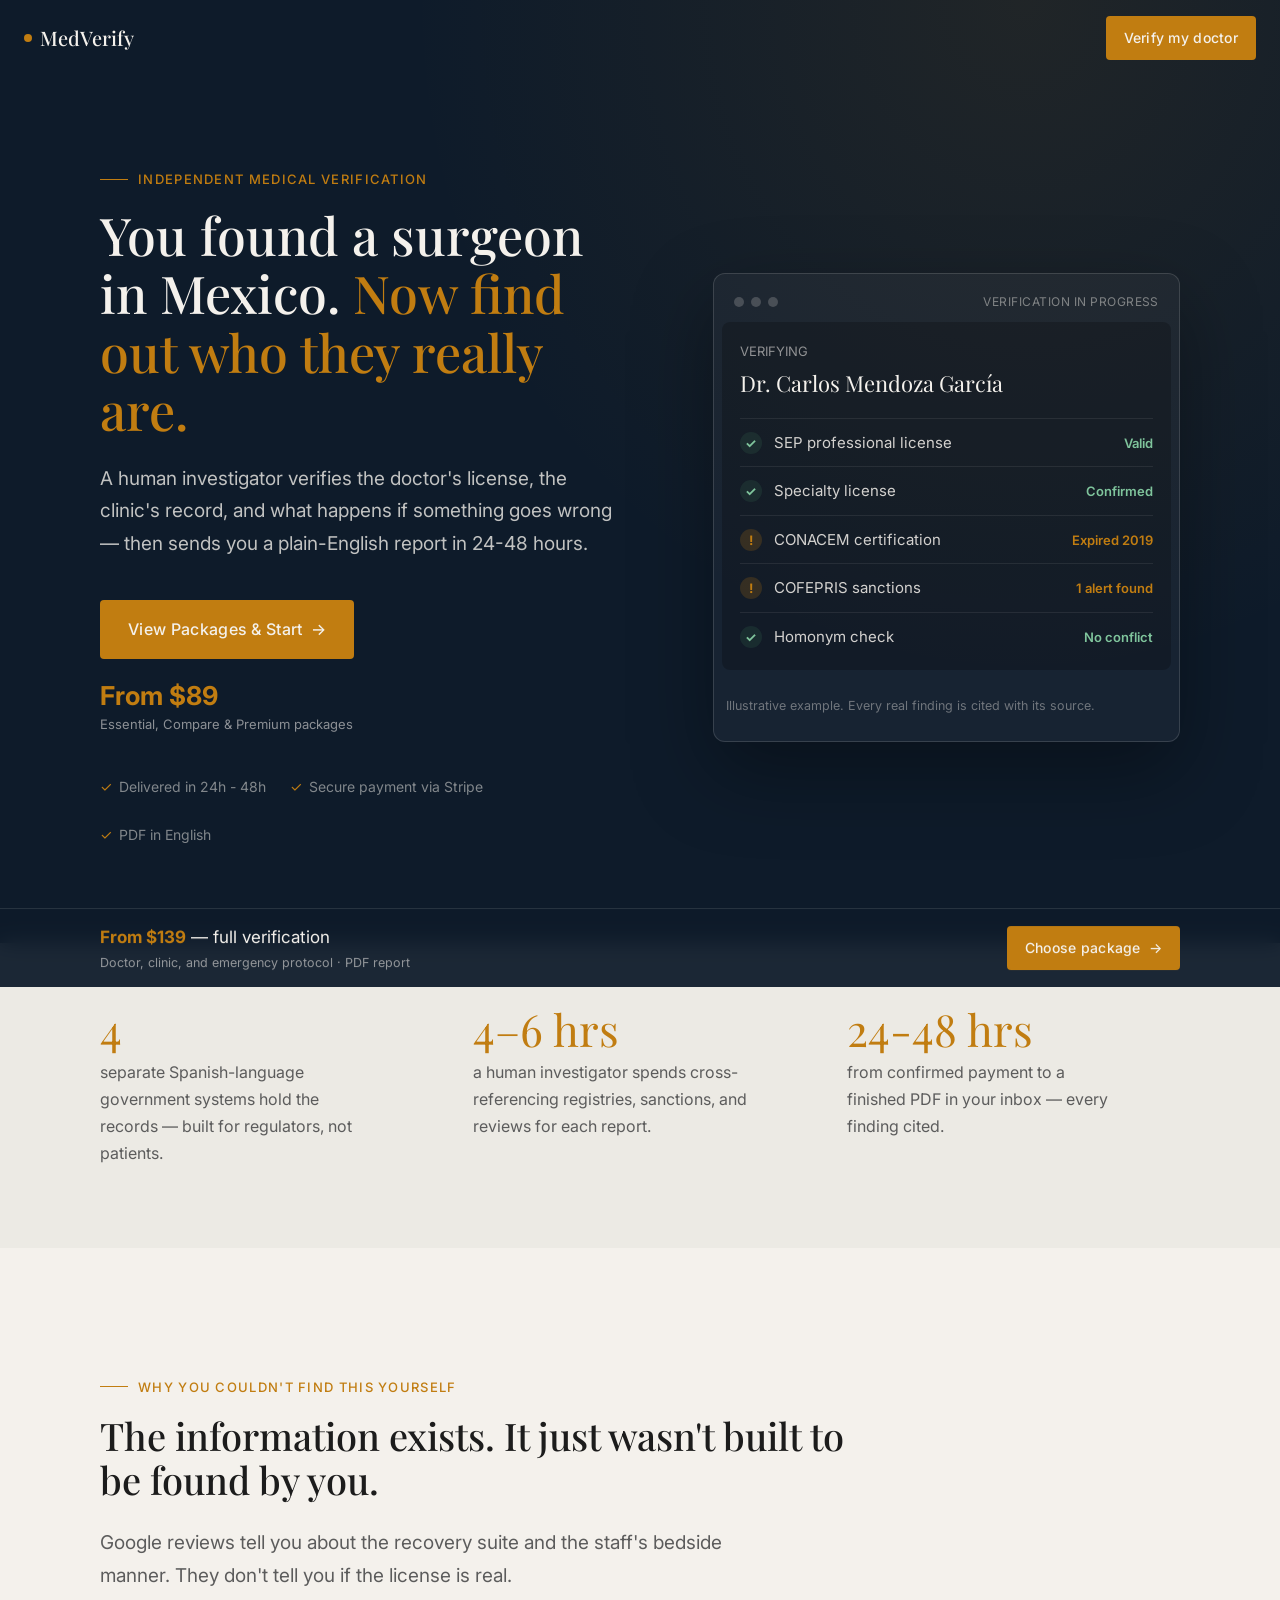
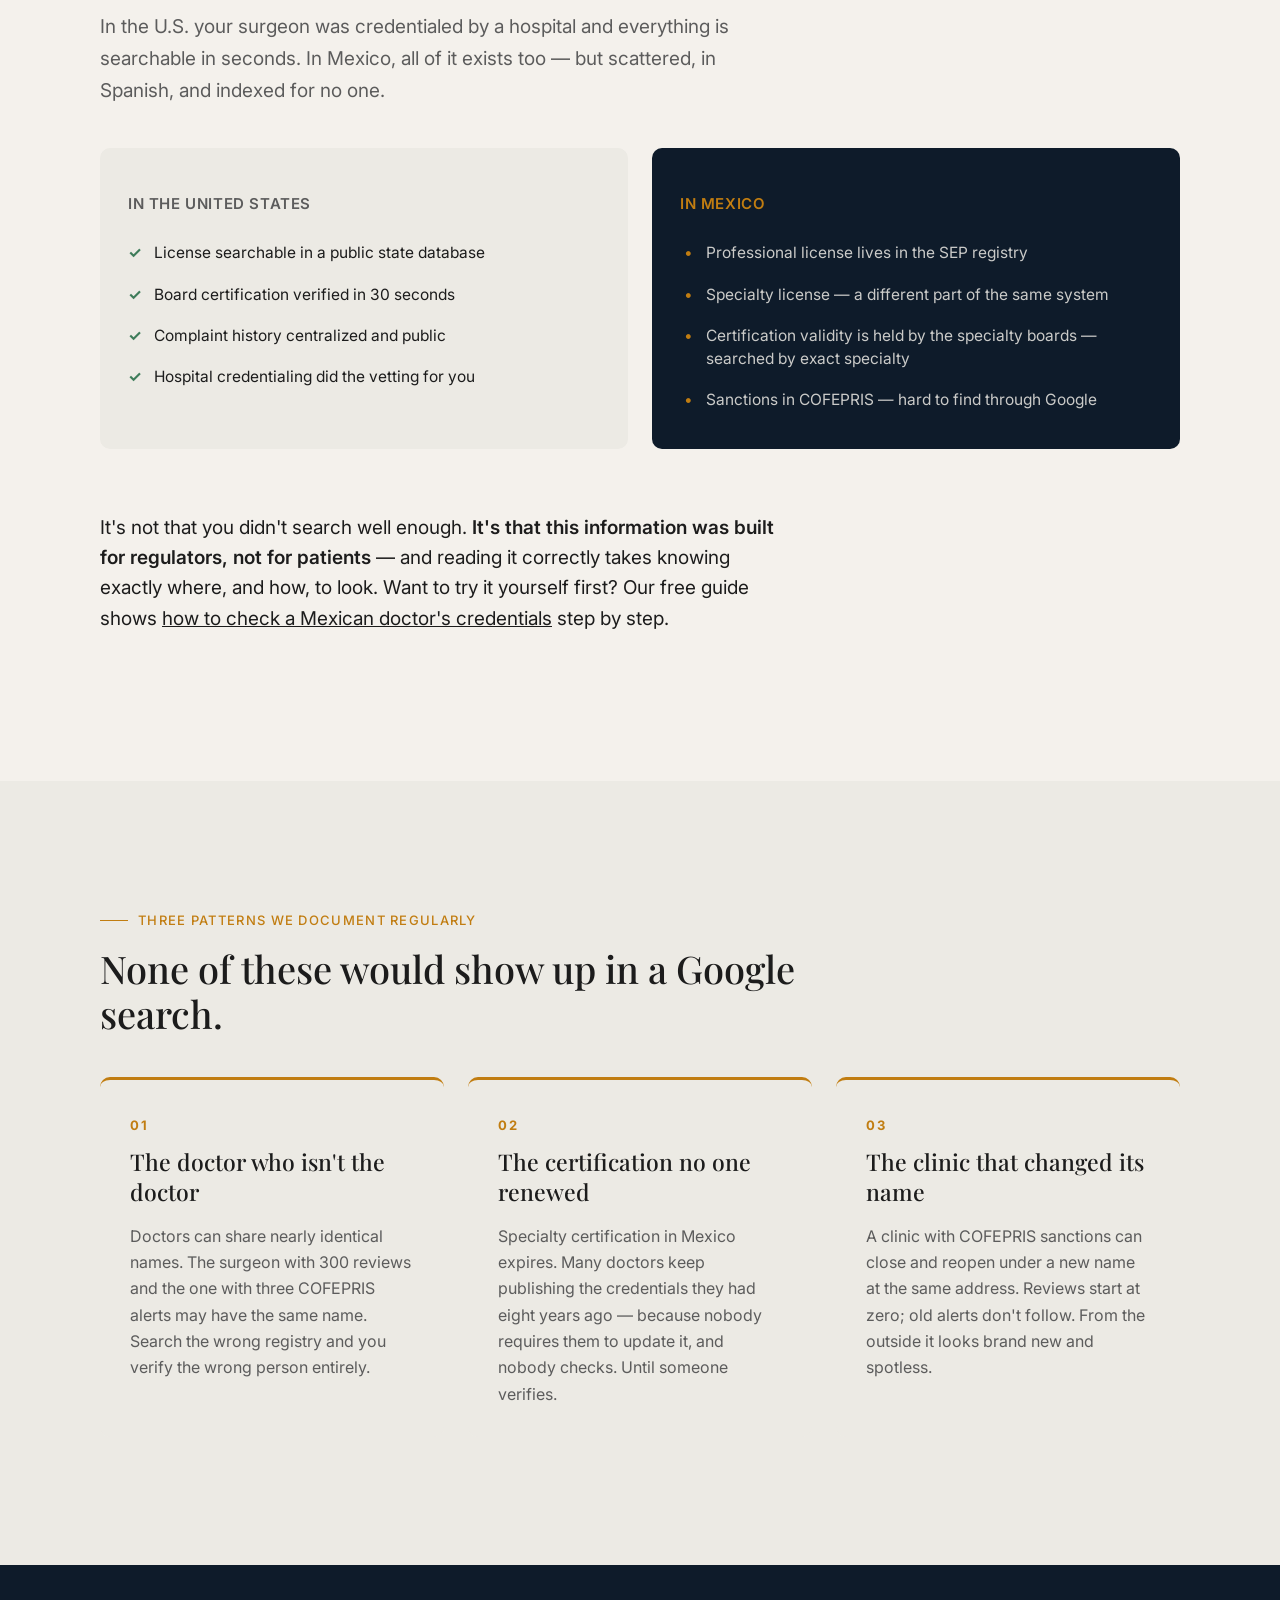
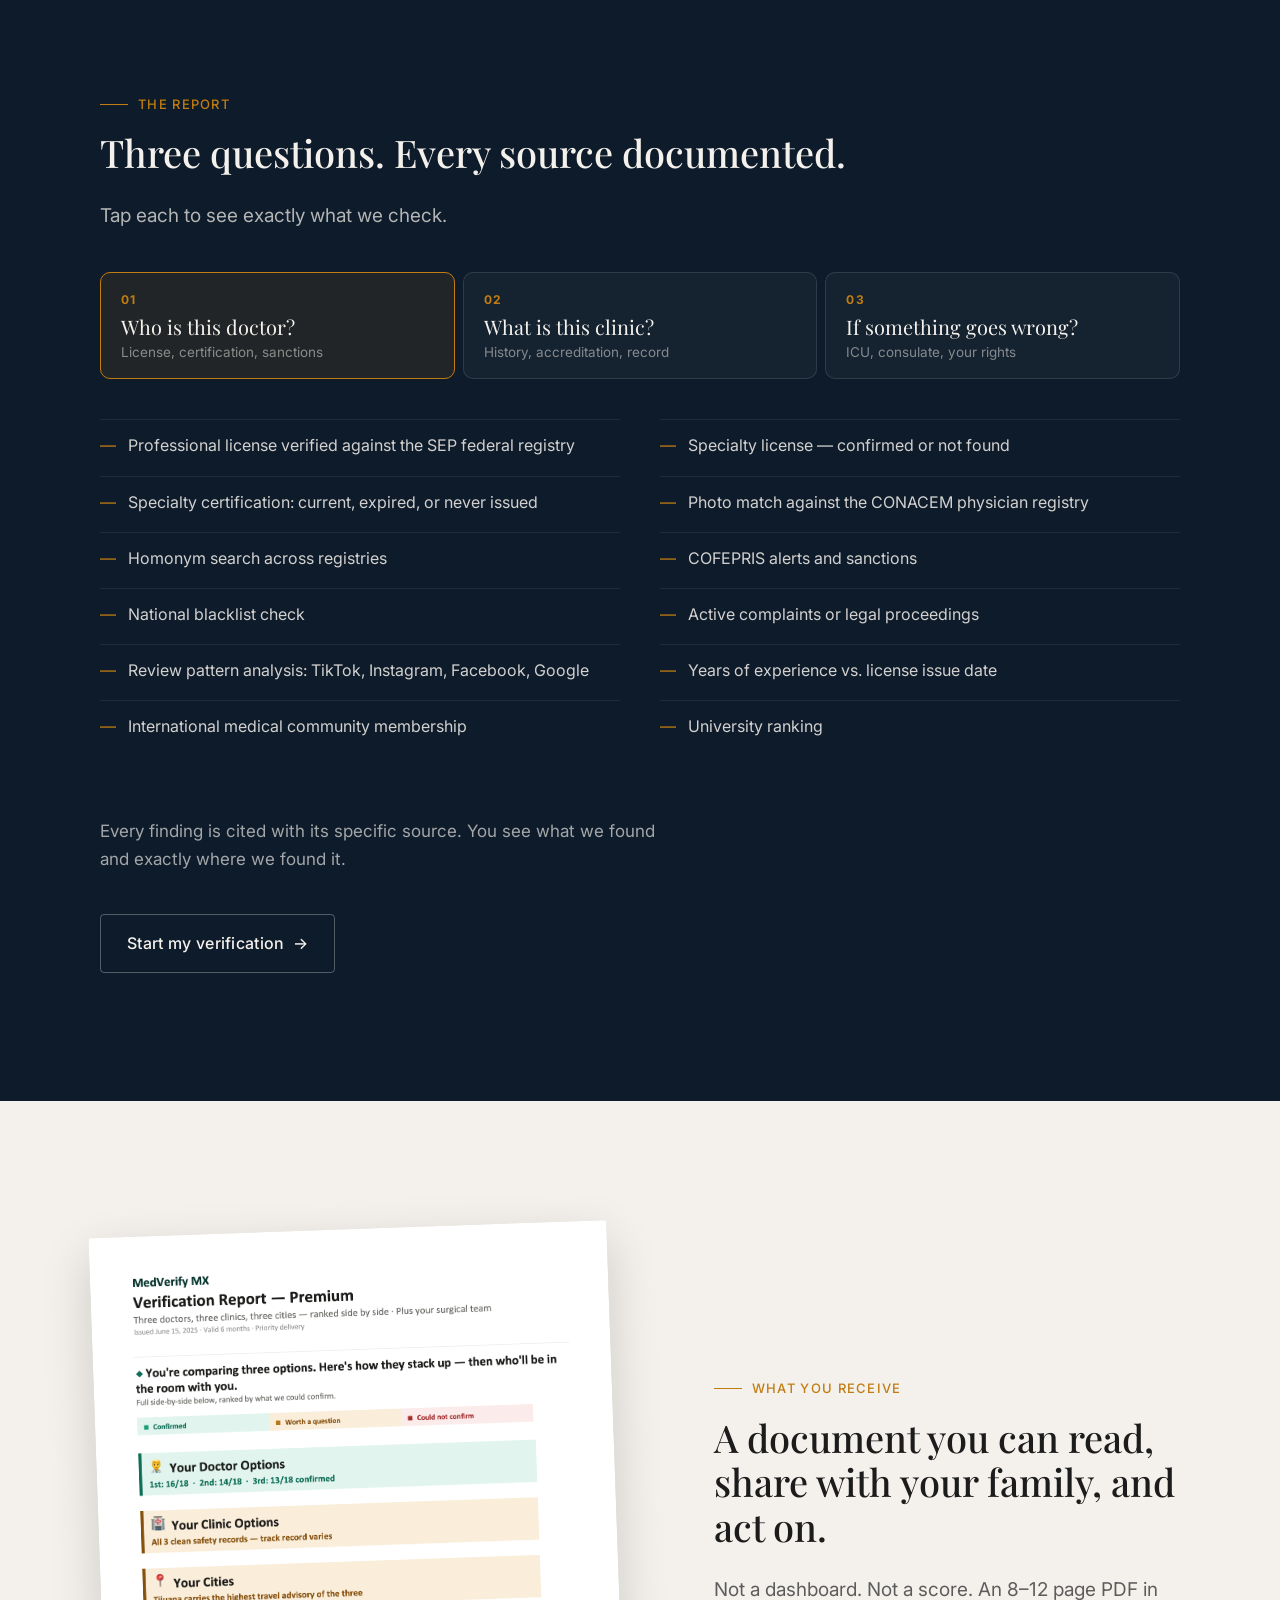
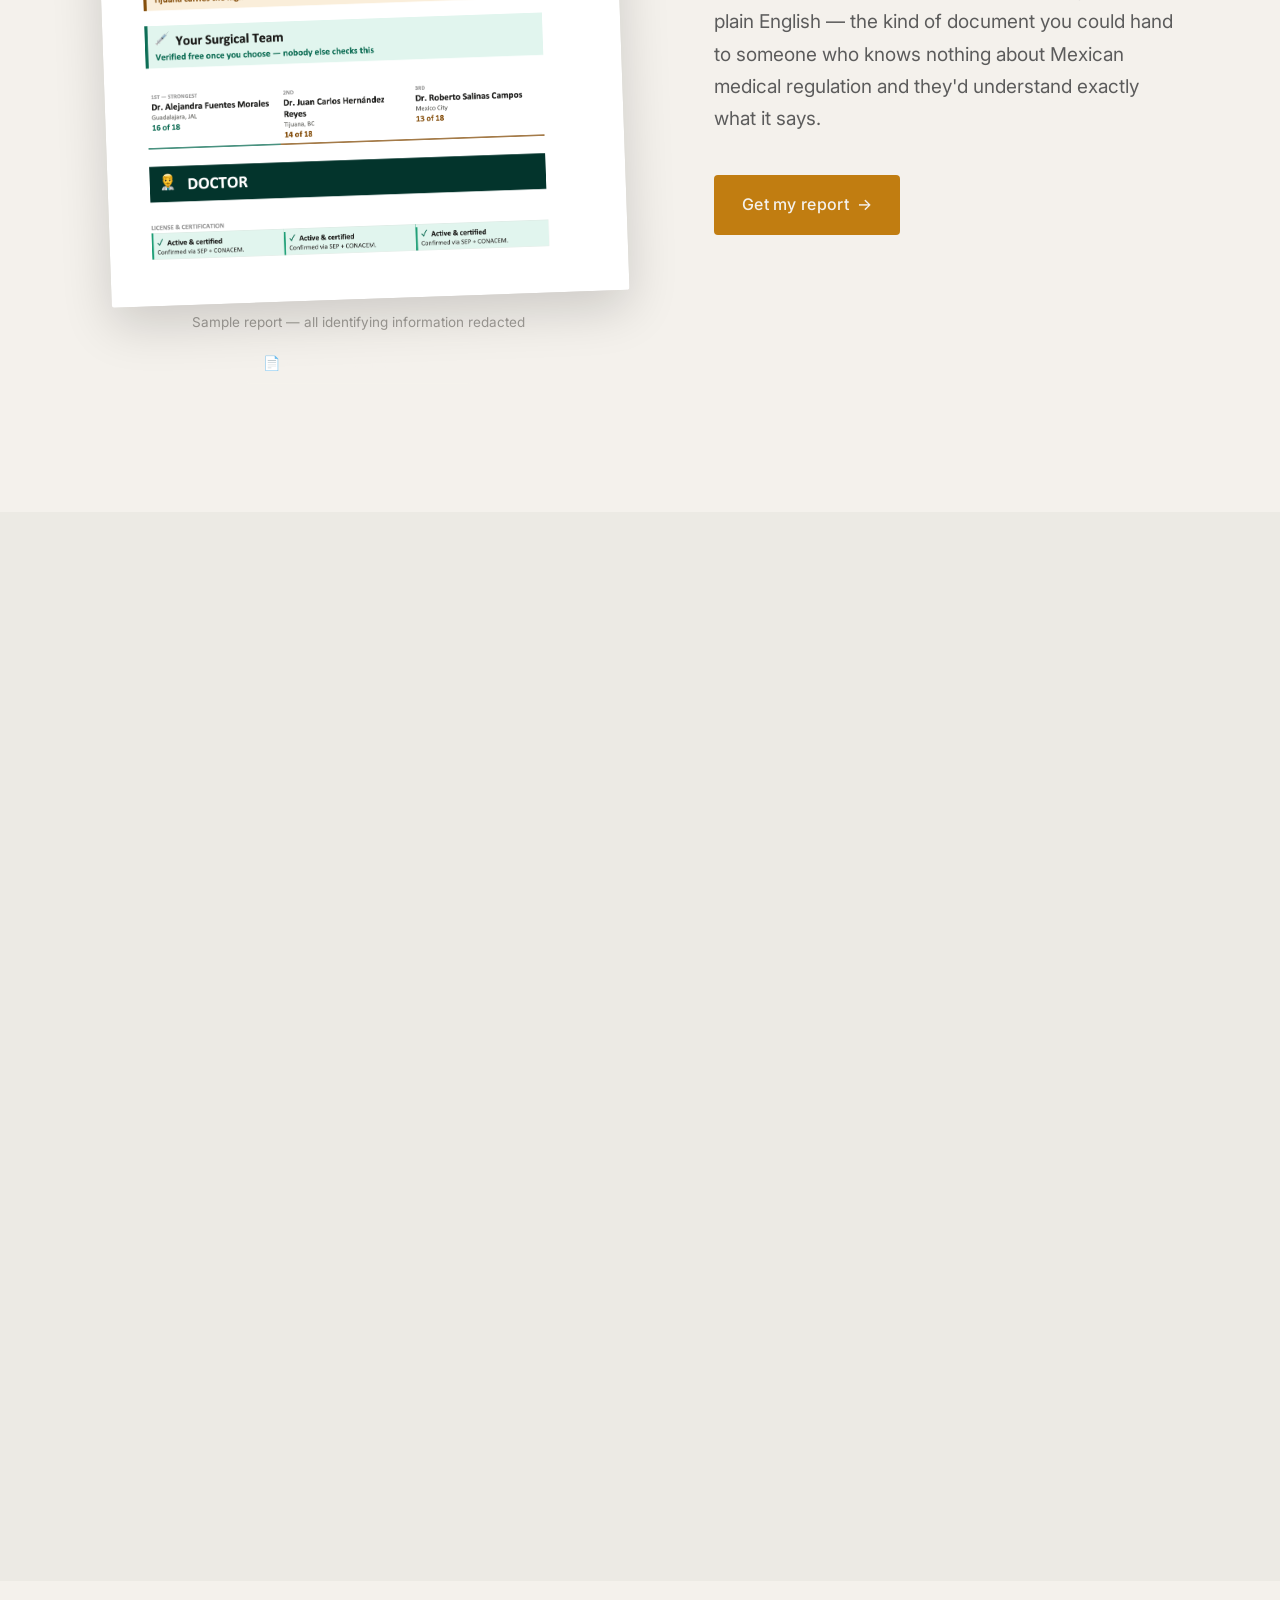
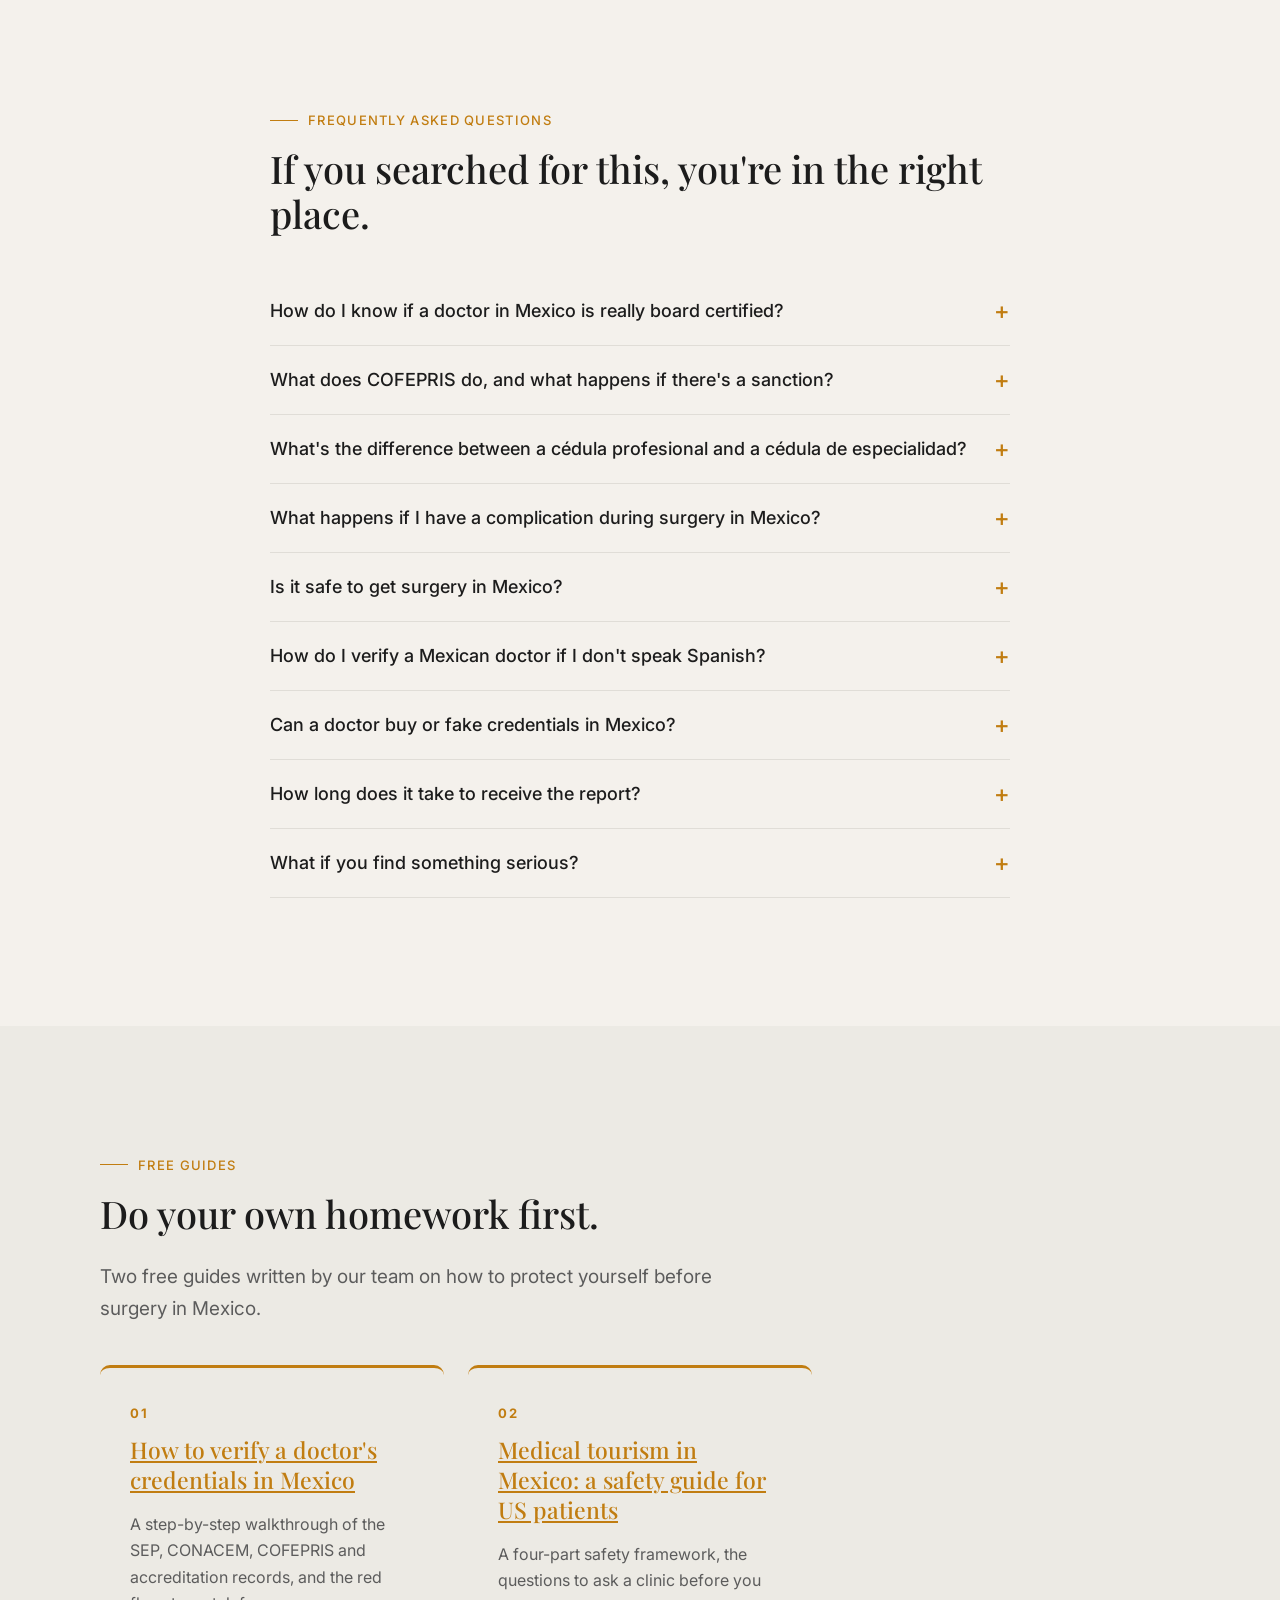
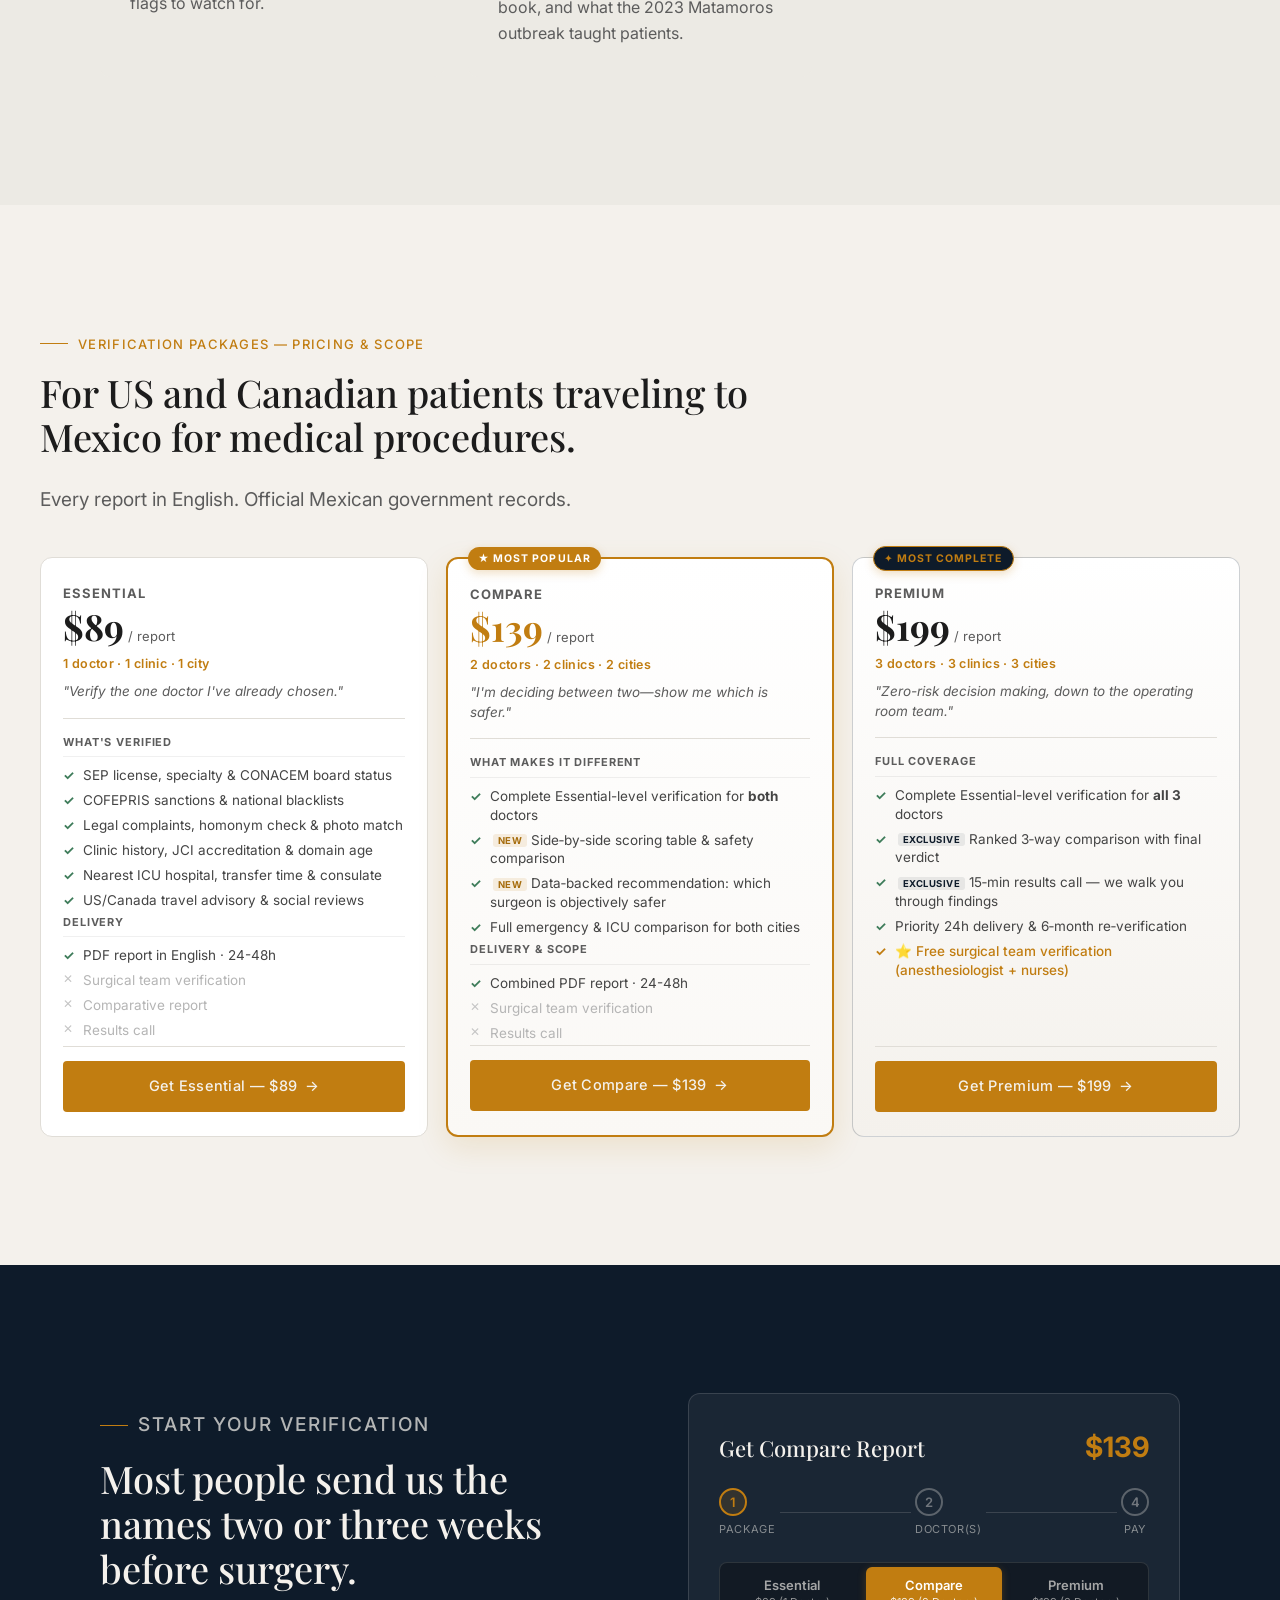
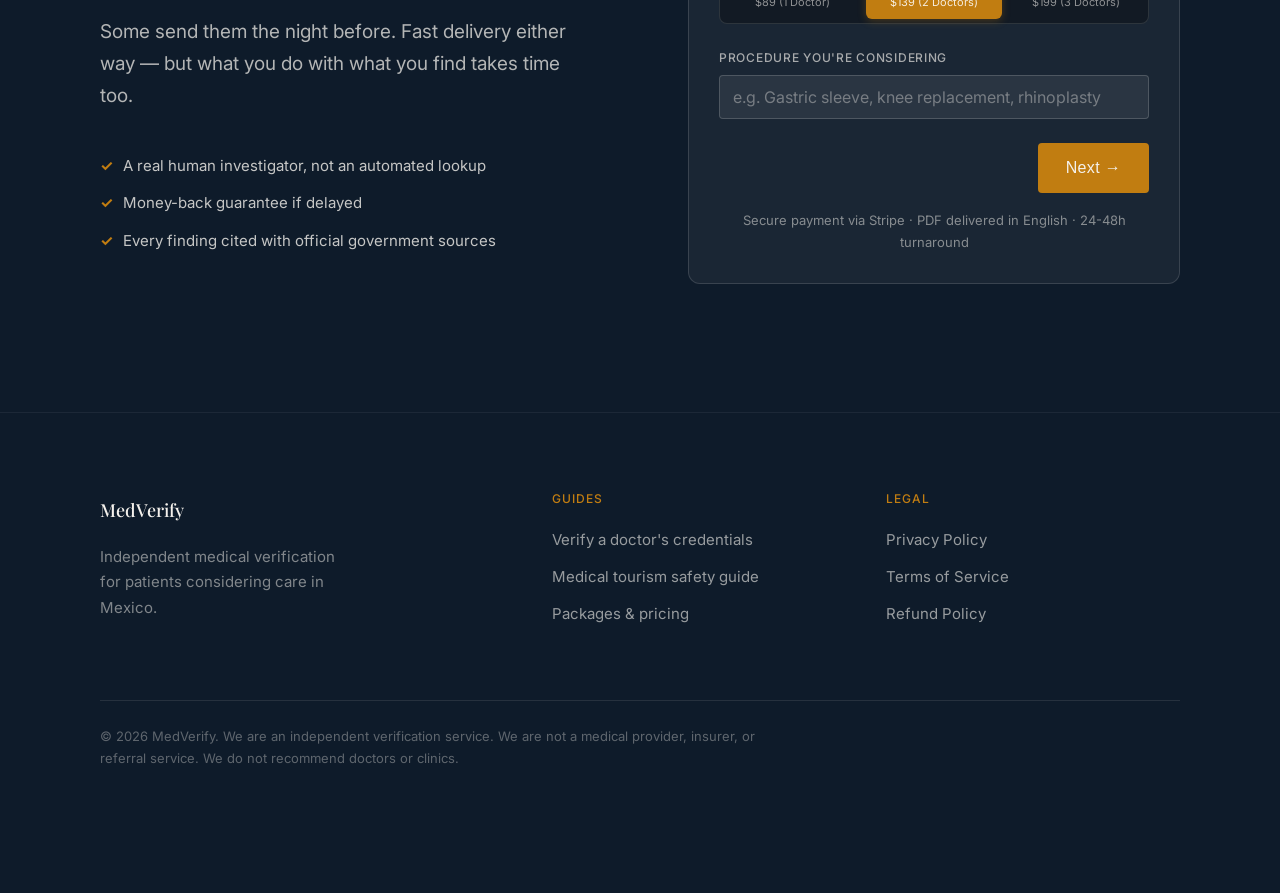
<file: index.html>
<!DOCTYPE html>
<html lang="en">
<head>
  <meta charset="UTF-8">
  <meta name="viewport" content="width=device-width, initial-scale=1.0">

  <title>MedVerify — Verify Your Doctor in Mexico Before Surgery</title>
  <!-- FIX: said "Report in 72 hours"; the whole site says 24-48 hours -->
  <meta name="description" content="Independent verification of Mexican doctors and clinics for Americans and Canadians considering medical procedures abroad. Credentials, sanctions, clinic history, and emergency protocol. Report in 24-48 hours.">
  <meta name="robots" content="index, follow, max-image-preview:large">
  <link rel="canonical" href="https://medverify.ink/">

  <meta property="og:title" content="MedVerify — Verify Your Doctor in Mexico Before Surgery">
  <meta property="og:description" content="Before you book the flight, know who you're trusting. We verify credentials, sanctions, and what happens if something goes wrong.">
  <meta property="og:type" content="website">
  <meta property="og:url" content="https://medverify.ink/">
  <meta property="og:site_name" content="MedVerify">
  <!-- FIX: og:image must be an absolute URL -->
  <meta property="og:image" content="https://medverify.ink/og-image.jpg">
  <meta name="twitter:card" content="summary_large_image">

  <link rel="preconnect" href="https://fonts.googleapis.com">
  <link rel="preconnect" href="https://fonts.gstatic.com" crossorigin>
  <link href="https://fonts.googleapis.com/css2?family=Inter:wght@400;500;600;700&family=Playfair+Display:wght@500;600&display=swap" rel="stylesheet">
  <link rel="stylesheet" href="/assets/styles.css">

  <style>
    .card a { color: var(--color-accent); text-decoration: underline; text-underline-offset: 2px; }
  </style>

  <!-- Structured data: business + the three packages with their real prices -->
  <script type="application/ld+json">
  {"@context":"https://schema.org","@type":"ProfessionalService","name":"MedVerify","url":"https://medverify.ink/","logo":"https://medverify.ink/assets/logo.png","image":"https://medverify.ink/og-image.jpg","description":"Independent medical verification service for patients considering surgery in Mexico","areaServed":["US","CA"],"serviceType":"Medical credential verification","priceRange":"$89-$199","hasOfferCatalog":{"@type":"OfferCatalog","name":"Verification Reports","itemListElement":[
    {"@type":"Offer","name":"Essential","price":"89","priceCurrency":"USD","itemOffered":{"@type":"Service","name":"Essential Verification Report","description":"1 doctor, 1 clinic, 1 city: doctor credentials, clinic status, and emergency protocol"}},
    {"@type":"Offer","name":"Compare","price":"139","priceCurrency":"USD","itemOffered":{"@type":"Service","name":"Compare Verification Report","description":"2 doctors, 2 clinics, 2 cities with side-by-side comparison"}},
    {"@type":"Offer","name":"Premium","price":"199","priceCurrency":"USD","itemOffered":{"@type":"Service","name":"Premium Verification Report","description":"3 doctors, 3 clinics, 3 cities with ranked comparison, results call and surgical team verification"}}
  ]}}
  </script>

  <!-- Structured data: FAQPage — FIX: text now matches the visible FAQ word for word -->
  <script type="application/ld+json">
  {"@context":"https://schema.org","@type":"FAQPage","mainEntity":[
    {"@type":"Question","name":"How do I know if a doctor in Mexico is really board certified?","acceptedAnswer":{"@type":"Answer","text":"In Mexico, board certification is granted by the specialty medical councils recognized by CONACEM (Comité Normativo Nacional de Consejos de Especialidades Médicas). It expires — typically every five years — and must be renewed. A doctor can have a valid SEP specialty license and still have an expired certification, meaning their specialty credentials haven't been reviewed in years. We verify both directly in each registry."}},
    {"@type":"Question","name":"What does COFEPRIS do, and what happens if there's a sanction?","acceptedAnswer":{"@type":"Answer","text":"COFEPRIS is Mexico's federal health regulatory authority — roughly the FDA's enforcement role. They issue alerts, sanctions, and can order clinic closures. We report what type of alert exists, when it was issued, and what it referred to — so you can judge the severity yourself."}},
    {"@type":"Question","name":"What's the difference between a cédula profesional and a cédula de especialidad?","acceptedAnswer":{"@type":"Answer","text":"A cédula profesional confirms a completed medical degree and authorization to practice. A cédula de especialidad confirms a recognized specialty residency. A doctor can have the first without the second — a licensed physician, but not a credentialed specialist in your procedure. We verify both independently."}},
    {"@type":"Question","name":"What happens if I have a complication during surgery in Mexico?","acceptedAnswer":{"@type":"Answer","text":"It depends almost entirely on how far your clinic is from a hospital with an ICU — sometimes 5 minutes, sometimes 40. Your report includes the specific nearest hospital, the estimated transfer time, and the nearest U.S. or Canadian consulate, which can provide a list of local physicians, help with emergency communication, and assist with repatriation."}},
    {"@type":"Question","name":"Is it safe to get surgery in Mexico?","acceptedAnswer":{"@type":"Answer","text":"That depends entirely on the specific doctor and clinic — which is exactly why verification exists. Mexico has JCI-accredited hospitals and surgeons trained at leading U.S. institutions. It also has unlicensed practitioners and clinics without current permits. The country isn't the variable. The specific provider is."}},
    {"@type":"Question","name":"How do I verify a Mexican doctor if I don't speak Spanish?","acceptedAnswer":{"@type":"Answer","text":"The registries are in Spanish — the SEP registry, the specialty boards and the COFEPRIS alert system have no English version. That's the core reason this service exists. We navigate those systems, interpret what we find, and deliver the report in plain English."}},
    {"@type":"Question","name":"Can a doctor buy or fake credentials in Mexico?","acceptedAnswer":{"@type":"Answer","text":"SEP licenses carry a unique registration number verifiable in the federal registry, so a made-up license number won't check out — but someone can present a real credential belonging to a similarly named person, or present a legitimate one while omitting that their specialty certification has expired. Our homonym check and cross-verification are designed to catch exactly that."}},
    {"@type":"Question","name":"How long does it take to receive the report?","acceptedAnswer":{"@type":"Answer","text":"24-48 hours from confirmed payment. Submit Friday evening, expect it by Sunday. Premium includes priority 24h delivery if you need it faster."}},
    {"@type":"Question","name":"What if you find something serious?","acceptedAnswer":{"@type":"Answer","text":"We report what we find. If it's significant — an active sanction, an expired certification, a closure, a pattern of serious complaints — the report explains clearly what it means. We don't make the decision for you, but you'll have the information to make it yourself."}}
  ]}
  </script>
</head>
<body>

  <!-- NAV -->
  <nav class="nav" id="nav">
    <a href="#top" class="nav__logo"><span class="dot"></span>MedVerify</a>
    <a href="#start" class="btn btn--primary btn--sm">Verify my doctor</a>
  </nav>

  <!-- HERO -->
  <header class="hero" id="top">
    <div class="hero__grid">
      <div class="hero__pitch">
        <p class="label">Independent Medical Verification</p>
        <h1>You found a surgeon in Mexico. <em>Now find out who they really are.</em></h1>
        <p class="hero__sub">A human investigator verifies the doctor's license, the clinic's record, and what happens if something goes wrong — then sends you a plain-English report in 24-48 hours.</p>
        <div class="hero__cta">
          <a href="#pricing" class="btn btn--primary">View Packages &amp; Start <span class="arrow">→</span></a>
          <div class="hero__price"><b>From $89</b><span>Essential, Compare &amp; Premium packages</span></div>
        </div>
        <div class="hero__meta">
          <span><span class="tick">✓</span> Delivered in 24h - 48h</span>
          <span><span class="tick">✓</span> Secure payment via Stripe</span>
          <span><span class="tick">✓</span> PDF in English</span>
        </div>
      </div>

      <!-- live verification console -->
      <div class="console reveal" id="console" aria-hidden="true">
        <div class="console__bar"><i></i><i></i><i></i><small>Verification in progress</small></div>
        <div class="console__body">
          <p class="console__subject">VERIFYING</p>
          <p class="console__name">Dr. Carlos Mendoza García</p>
          <div class="check" data-status="ok" data-result="Valid"><span class="check__icon pending"></span><span class="check__label">SEP professional license</span><span class="check__status"></span></div>
          <div class="check" data-status="ok" data-result="Confirmed"><span class="check__icon pending"></span><span class="check__label">Specialty license</span><span class="check__status"></span></div>
          <div class="check" data-status="warn" data-result="Expired 2019"><span class="check__icon pending"></span><span class="check__label">CONACEM certification</span><span class="check__status"></span></div>
          <div class="check" data-status="warn" data-result="1 alert found"><span class="check__icon pending"></span><span class="check__label">COFEPRIS sanctions</span><span class="check__status"></span></div>
          <div class="check" data-status="ok" data-result="No conflict"><span class="check__icon pending"></span><span class="check__label">Homonym check</span><span class="check__status"></span></div>
        </div>
        <p class="console__foot">Illustrative example. Every real finding is cited with its source.</p>
      </div>
    </div>
  </header>

  <!-- PROOF STRIP -->
  <section class="section section--surface" style="padding-top:var(--space-2xl);padding-bottom:var(--space-2xl)">
    <div class="container strip">
      <div class="reveal"><div class="stat__num">4</div><p class="stat__txt">separate Spanish-language government systems hold the records — built for regulators, not patients.</p></div>
      <div class="reveal" data-delay="1"><div class="stat__num">4–6 hrs</div><p class="stat__txt">a human investigator spends cross-referencing registries, sanctions, and reviews for each report.</p></div>
      <div class="reveal" data-delay="2"><div class="stat__num">24-48 hrs</div><p class="stat__txt">from confirmed payment to a finished PDF in your inbox — every finding cited.</p></div>
    </div>
  </section>

  <!-- THE PROBLEM -->
  <section class="section">
    <div class="container">
      <p class="label reveal">Why you couldn't find this yourself</p>
      <h2 class="section-title reveal">The information exists. It just wasn't built to be found by you.</h2>
      <p class="lede reveal">Google reviews tell you about the recovery suite and the staff's bedside manner. They don't tell you if the license is real.</p>
      <p class="lede reveal">In the U.S. your surgeon was credentialed by a hospital and everything is searchable in seconds. In Mexico, all of it exists too — but scattered, in Spanish, and indexed for no one.</p>
      <div class="compare">
        <div class="compare__col us reveal">
          <p class="compare__h">In the United States</p>
          <ul>
            <li>License searchable in a public state database</li>
            <li>Board certification verified in 30 seconds</li>
            <li>Complaint history centralized and public</li>
            <li>Hospital credentialing did the vetting for you</li>
          </ul>
        </div>
        <div class="compare__col mx reveal" data-delay="1">
          <p class="compare__h">In Mexico</p>
          <ul>
            <li>Professional license lives in the SEP registry</li>
            <li>Specialty license — a different part of the same system</li>
            <li>Certification validity is held by the specialty boards — searched by exact specialty</li>
            <li>Sanctions in COFEPRIS — hard to find through Google</li>
          </ul>
        </div>
      </div>
      <p class="compare__note reveal">It's not that you didn't search well enough. <b>It's that this information was built for regulators, not for patients</b> — and reading it correctly takes knowing exactly where, and how, to look. Want to try it yourself first? Our free guide shows <a href="/article/how-to-verify-mexican-doctors-credentials.html">how to check a Mexican doctor's credentials</a> step by step.</p>
    </div>
  </section>

  <!-- THREE PATTERNS -->
  <section class="section section--surface">
    <div class="container">
      <p class="label reveal">Three patterns we document regularly</p>
      <h2 class="section-title reveal">None of these would show up in a Google search.</h2>
      <div class="cards">
        <article class="card reveal">
          <span class="card__n">01</span>
          <h3>The doctor who isn't the doctor</h3>
          <p>Doctors can share nearly identical names. The surgeon with 300 reviews and the one with three COFEPRIS alerts may have the same name. Search the wrong registry and you verify the wrong person entirely.</p>
        </article>
        <article class="card reveal" data-delay="1">
          <span class="card__n">02</span>
          <h3>The certification no one renewed</h3>
          <p>Specialty certification in Mexico expires. Many doctors keep publishing the credentials they had eight years ago — because nobody requires them to update it, and nobody checks. Until someone verifies.</p>
        </article>
        <article class="card reveal" data-delay="2">
          <span class="card__n">03</span>
          <h3>The clinic that changed its name</h3>
          <p>A clinic with COFEPRIS sanctions can close and reopen under a new name at the same address. Reviews start at zero; old alerts don't follow. From the outside it looks brand new and spotless.</p>
        </article>
      </div>
    </div>
  </section>

  <!-- WHAT THE REPORT ANSWERS — tabs -->
  <section class="section section--dark">
    <div class="container">
      <p class="label reveal">The report</p>
      <h2 class="section-title reveal">Three questions. Every source documented.</h2>
      <p class="lede reveal">Tap each to see exactly what we check.</p>

      <div class="tabs reveal" id="tabs">
        <button class="tab active" data-tab="0"><span class="tab__n">01</span><div class="tab__t">Who is this doctor?</div><div class="tab__hint">License, certification, sanctions</div></button>
        <button class="tab" data-tab="1"><span class="tab__n">02</span><div class="tab__t">What is this clinic?</div><div class="tab__hint">History, accreditation, record</div></button>
        <button class="tab" data-tab="2"><span class="tab__n">03</span><div class="tab__t">If something goes wrong?</div><div class="tab__hint">ICU, consulate, your rights</div></button>
      </div>

      <div class="panel active" data-panel="0">
        <div class="panel__grid">
          <div class="panel__item"><span class="dot">—</span>Professional license verified against the SEP federal registry</div>
          <div class="panel__item"><span class="dot">—</span>Specialty license — confirmed or not found</div>
          <div class="panel__item"><span class="dot">—</span>Specialty certification: current, expired, or never issued</div>
          <div class="panel__item"><span class="dot">—</span>Photo match against the CONACEM physician registry</div>
          <div class="panel__item"><span class="dot">—</span>Homonym search across registries</div>
          <div class="panel__item"><span class="dot">—</span>COFEPRIS alerts and sanctions</div>
          <div class="panel__item"><span class="dot">—</span>National blacklist check</div>
          <div class="panel__item"><span class="dot">—</span>Active complaints or legal proceedings</div>
          <div class="panel__item"><span class="dot">—</span>Review pattern analysis: TikTok, Instagram, Facebook, Google</div>
          <div class="panel__item"><span class="dot">—</span>Years of experience vs. license issue date</div>
          <div class="panel__item"><span class="dot">—</span>International medical community membership</div>
          <div class="panel__item"><span class="dot">—</span>University ranking</div>
        </div>
      </div>
      <div class="panel" data-panel="1">
        <div class="panel__grid">
          <div class="panel__item"><span class="dot">—</span>Operating history under current name</div>
          <div class="panel__item"><span class="dot">—</span>Prior names and any associated sanctions</div>
          <div class="panel__item"><span class="dot">—</span>COFEPRIS inspections, sanctions, and closures</div>
          <div class="panel__item"><span class="dot">—</span>JCI accreditation: verified against international directory</div>
          <!-- FIX: "CCHSA" is the old name; the body is now called Accreditation Canada -->
          <div class="panel__item"><span class="dot">—</span>Accreditation Canada: verified</div>
          <div class="panel__item"><span class="dot">—</span>Domain and website age</div>
          <div class="panel__item"><span class="dot">—</span>Local media mentions and news coverage</div>
          <div class="panel__item"><span class="dot">—</span>Reddit and Facebook community mentions</div>
          <div class="panel__item"><span class="dot">—</span>Patient review pattern analysis</div>
        </div>
      </div>
      <div class="panel" data-panel="2">
        <div class="panel__grid">
          <div class="panel__item"><span class="dot">—</span>Nearest hospital with ICU capability</div>
          <div class="panel__item"><span class="dot">—</span>Estimated ambulance travel time from the clinic</div>
          <div class="panel__item"><span class="dot">—</span>Nearest U.S. or Canadian consulate or embassy</div>
          <div class="panel__item"><span class="dot">—</span>What consular assistance actually covers in an emergency</div>
          <div class="panel__item"><span class="dot">—</span>Your rights as a foreign patient in Mexico</div>
          <div class="panel__item"><span class="dot">—</span>Emergency contact protocol</div>
        </div>
      </div>

      <p class="report-note reveal">Every finding is cited with its specific source. You see what we found and exactly where we found it.</p>
      <div class="reveal" style="margin-top:var(--space-xl)"><a href="#start" class="btn btn--ghost-light">Start my verification <span class="arrow">→</span></a></div>
    </div>
  </section>

  <!-- SAMPLE REPORT -->
  <section class="section">
    <div class="container sample">
      <figure class="reveal" style="margin:0">
        <a href="/assets/reporte-premium-v4.pdf" target="_blank" rel="noopener" aria-label="Open sample report PDF">
          <img class="sample__img"
               src="/assets/reporte-premium-v4-1.png"
               alt="First page of a sample MedVerify report – redacted"
               width="640"
               height="828"
               loading="lazy"
               style="background:#fff; width:100%; height:auto; cursor:pointer;">
        </a>
        <figcaption class="sample__caption" style="margin-top:12px;">
          Sample report — all identifying information redacted<br>
          <a href="/assets/reporte-premium-v4.pdf" target="_blank" rel="noopener" class="btn btn--ghost-light" style="display:inline-flex; margin-top:8px; font-size:14px; padding:8px 16px;">
            📄 View full sample PDF <span class="arrow">→</span>
          </a>
        </figcaption>
      </figure>
      <div class="reveal" data-delay="1">
        <p class="label">What you receive</p>
        <h2 class="section-title">A document you can read, share with your family, and act on.</h2>
        <p class="lede">Not a dashboard. Not a score. An 8–12 page PDF in plain English — the kind of document you could hand to someone who knows nothing about Mexican medical regulation and they'd understand exactly what it says.</p>
        <div style="margin-top:var(--space-xl)"><a href="#start" class="btn btn--primary">Get my report <span class="arrow">→</span></a></div>
      </div>
    </div>
  </section>

  <!-- HOW IT WORKS -->
  <section class="section section--surface">
    <div class="container mid">
      <p class="label reveal">The process</p>
      <h2 class="section-title reveal">Four steps. One human investigator. 24-48 hours.</h2>
      <div class="timeline">
        <div class="tline reveal"><div class="tline__num">1</div><div><p class="tline__t">Tell us who you're considering</p><p class="tline__b">Submit the doctor's name, the clinic, the city, and the procedure. More detail helps — but even a name and city is enough to start.</p></div></div>
        <div class="tline reveal"><div class="tline__num">2</div><div><p class="tline__t">Secure payment</p><p class="tline__b">Pay via Stripe. Your payment details never touch our servers. You get a confirmation email immediately.</p></div></div>
        <div class="tline reveal"><div class="tline__num">3</div><div><p class="tline__t">A human investigator verifies everything</p><p class="tline__b">One person spends 4–6 hours searching federal registries, sanction databases, review platforms, and local media — cross-referencing every finding and noting exactly where it came from.</p></div></div>
        <div class="tline reveal"><div class="tline__num">4</div><div><p class="tline__t">Your report arrives</p><p class="tline__b">A PDF in English, in your inbox, within 24-48 hours of payment. Every finding cited. You can verify every source yourself.</p></div></div>
      </div>
    </div>
  </section>

  <!-- FAQ -->
  <section class="section">
    <div class="container narrow">
      <p class="label reveal">Frequently asked questions</p>
      <h2 class="section-title reveal">If you searched for this, you're in the right place.</h2>
      <div class="faq reveal" id="faq">
        <div class="faq__item"><button class="faq__q" aria-expanded="false">How do I know if a doctor in Mexico is really board certified?<span class="faq__icon" aria-hidden="true">+</span></button><div class="faq__a"><p class="faq__a-inner">In Mexico, board certification is granted by the specialty medical councils recognized by CONACEM (Comité Normativo Nacional de Consejos de Especialidades Médicas). It expires — typically every five years — and must be renewed. A doctor can have a valid SEP specialty license and still have an expired certification, meaning their specialty credentials haven't been reviewed in years. We verify both directly in each registry.</p></div></div>
        <div class="faq__item"><button class="faq__q" aria-expanded="false">What does COFEPRIS do, and what happens if there's a sanction?<span class="faq__icon" aria-hidden="true">+</span></button><div class="faq__a"><p class="faq__a-inner">COFEPRIS is Mexico's federal health regulatory authority — roughly the FDA's enforcement role. They issue alerts, sanctions, and can order clinic closures. We report what type of alert exists, when it was issued, and what it referred to — so you can judge the severity yourself.</p></div></div>
        <div class="faq__item"><button class="faq__q" aria-expanded="false">What's the difference between a cédula profesional and a cédula de especialidad?<span class="faq__icon" aria-hidden="true">+</span></button><div class="faq__a"><p class="faq__a-inner">A cédula profesional confirms a completed medical degree and authorization to practice. A cédula de especialidad confirms a recognized specialty residency. A doctor can have the first without the second — a licensed physician, but not a credentialed specialist in your procedure. We verify both independently.</p></div></div>
        <div class="faq__item"><button class="faq__q" aria-expanded="false">What happens if I have a complication during surgery in Mexico?<span class="faq__icon" aria-hidden="true">+</span></button><div class="faq__a"><p class="faq__a-inner">It depends almost entirely on how far your clinic is from a hospital with an ICU — sometimes 5 minutes, sometimes 40. Your report includes the specific nearest hospital, the estimated transfer time, and the nearest U.S. or Canadian consulate, which can provide a list of local physicians, help with emergency communication, and assist with repatriation.</p></div></div>
        <div class="faq__item"><button class="faq__q" aria-expanded="false">Is it safe to get surgery in Mexico?<span class="faq__icon" aria-hidden="true">+</span></button><div class="faq__a"><p class="faq__a-inner">That depends entirely on the specific doctor and clinic — which is exactly why verification exists. Mexico has JCI-accredited hospitals and surgeons trained at leading U.S. institutions. It also has unlicensed practitioners and clinics without current permits. The country isn't the variable. The specific provider is.</p></div></div>
        <div class="faq__item"><button class="faq__q" aria-expanded="false">How do I verify a Mexican doctor if I don't speak Spanish?<span class="faq__icon" aria-hidden="true">+</span></button><div class="faq__a"><p class="faq__a-inner">The registries are in Spanish — the SEP registry, the specialty boards and the COFEPRIS alert system have no English version. That's the core reason this service exists. We navigate those systems, interpret what we find, and deliver the report in plain English.</p></div></div>
        <div class="faq__item"><button class="faq__q" aria-expanded="false">Can a doctor buy or fake credentials in Mexico?<span class="faq__icon" aria-hidden="true">+</span></button><div class="faq__a"><p class="faq__a-inner">SEP licenses carry a unique registration number verifiable in the federal registry, so a made-up license number won't check out — but someone can present a real credential belonging to a similarly named person, or present a legitimate one while omitting that their specialty certification has expired. Our homonym check and cross-verification are designed to catch exactly that.</p></div></div>
        <div class="faq__item"><button class="faq__q" aria-expanded="false">How long does it take to receive the report?<span class="faq__icon" aria-hidden="true">+</span></button><div class="faq__a"><p class="faq__a-inner">24-48 hours from confirmed payment. Submit Friday evening, expect it by Sunday. Premium includes priority 24h delivery if you need it faster.</p></div></div>
        <div class="faq__item"><button class="faq__q" aria-expanded="false">What if you find something serious?<span class="faq__icon" aria-hidden="true">+</span></button><div class="faq__a"><p class="faq__a-inner">We report what we find. If it's significant — an active sanction, an expired certification, a closure, a pattern of serious complaints — the report explains clearly what it means. We don't make the decision for you, but you'll have the information to make it yourself.</p></div></div>
      </div>
    </div>
  </section>

  <!-- NEW: GUIDES (target of the "Guides" breadcrumb on both articles; gives Google a crawlable path to them) -->
  <section class="section section--surface" id="guides">
    <div class="container">
      <p class="label reveal">Free guides</p>
      <h2 class="section-title reveal">Do your own homework first.</h2>
      <p class="lede reveal">Two free guides written by our team on how to protect yourself before surgery in Mexico.</p>
      <div class="cards">
        <article class="card reveal">
          <span class="card__n">01</span>
          <h3><a href="/article/how-to-verify-mexican-doctors-credentials.html">How to verify a doctor's credentials in Mexico</a></h3>
          <p>A step-by-step walkthrough of the SEP, CONACEM, COFEPRIS and accreditation records, and the red flags to watch for.</p>
        </article>
        <article class="card reveal" data-delay="1">
          <span class="card__n">02</span>
          <h3><a href="/article/medical-tourism-mexico-safety-guide.html">Medical tourism in Mexico: a safety guide for US patients</a></h3>
          <p>A four-part safety framework, the questions to ask a clinic before you book, and what the 2023 Matamoros outbreak taught patients.</p>
        </article>
      </div>
    </div>
  </section>

  <!-- VERIFICATION PACKAGES & PRICING -->
  <section class="section" id="pricing">
    <div class="container" style="max-width:1200px">
      <p class="label reveal">Verification Packages — Pricing &amp; Scope</p>
      <h2 class="section-title reveal">For US and Canadian patients traveling to Mexico for medical procedures.</h2>
      <p class="lede reveal">Every report in English. Official Mexican government records.</p>

      <div class="pricing-grid reveal" data-delay="1">
        <!-- ========== ESSENTIAL ========== -->
        <article class="pkg-card">
          <div class="pkg-card__header">
            <h3 class="pkg-card__name">ESSENTIAL</h3>
            <div class="pkg-card__price"><b>$89</b><span>/ report</span></div>
            <div class="pkg-card__scope">1 doctor · 1 clinic · 1 city</div>
            <p class="pkg-card__quote">"Verify the one doctor I've already chosen."</p>
          </div>

          <div class="pkg-card__section">
            <div class="pkg-card__section-title">What's verified</div>
            <ul class="pkg-card__list">
              <li class="check">SEP license, specialty &amp; CONACEM board status</li>
              <li class="check">COFEPRIS sanctions &amp; national blacklists</li>
              <li class="check">Legal complaints, homonym check &amp; photo match</li>
              <li class="check">Clinic history, JCI accreditation &amp; domain age</li>
              <li class="check">Nearest ICU hospital, transfer time &amp; consulate</li>
              <li class="check">US/Canada travel advisory &amp; social reviews</li>
            </ul>
          </div>

          <div class="pkg-card__section">
            <div class="pkg-card__section-title">Delivery</div>
            <ul class="pkg-card__list">
              <li class="check">PDF report in English · 24-48h</li>
              <li class="cross">Surgical team verification</li>
              <li class="cross">Comparative report</li>
              <li class="cross">Results call</li>
            </ul>
          </div>

          <div class="pkg-card__foot">
            <a href="#start" class="btn btn--primary btn--full select-pkg-btn" data-package="essential">Get Essential — $89 <span class="arrow">→</span></a>
          </div>
        </article>

        <!-- ========== COMPARE ========== -->
        <article class="pkg-card pkg-card--featured">
          <div class="pkg-card__badge">★ MOST POPULAR</div>
          <div class="pkg-card__header">
            <h3 class="pkg-card__name">COMPARE</h3>
            <div class="pkg-card__price"><b>$139</b><span>/ report</span></div>
            <div class="pkg-card__scope">2 doctors · 2 clinics · 2 cities</div>
            <p class="pkg-card__quote">"I'm deciding between two—show me which is safer."</p>
          </div>

          <div class="pkg-card__section">
            <div class="pkg-card__section-title">What makes it different</div>
            <ul class="pkg-card__list">
              <li class="check">Complete Essential-level verification for <strong>both</strong> doctors</li>
              <li class="check"><span class="tag-new">NEW</span> Side‑by‑side scoring table &amp; safety comparison</li>
              <li class="check"><span class="tag-new">NEW</span> Data‑backed recommendation: which surgeon is objectively safer</li>
              <li class="check">Full emergency &amp; ICU comparison for both cities</li>
            </ul>
          </div>

          <div class="pkg-card__section">
            <div class="pkg-card__section-title">Delivery &amp; scope</div>
            <ul class="pkg-card__list">
              <li class="check">Combined PDF report · 24-48h</li>
              <li class="cross">Surgical team verification</li>
              <li class="cross">Results call</li>
            </ul>
          </div>

          <div class="pkg-card__foot">
            <a href="#start" class="btn btn--primary btn--full select-pkg-btn" data-package="compare">Get Compare — $139 <span class="arrow">→</span></a>
          </div>
        </article>

        <!-- ========== PREMIUM ========== -->
        <article class="pkg-card pkg-card--premium">
          <div class="pkg-card__badge pkg-card__badge--premium">✦ MOST COMPLETE</div>
          <div class="pkg-card__header">
            <h3 class="pkg-card__name">PREMIUM</h3>
            <div class="pkg-card__price"><b>$199</b><span>/ report</span></div>
            <div class="pkg-card__scope">3 doctors · 3 clinics · 3 cities</div>
            <p class="pkg-card__quote">"Zero-risk decision making, down to the operating room team."</p>
          </div>

          <div class="pkg-card__section">
            <div class="pkg-card__section-title">Full coverage</div>
            <ul class="pkg-card__list">
              <li class="check">Complete Essential-level verification for <strong>all 3</strong> doctors</li>
              <li class="check"><span class="tag-exclusive">EXCLUSIVE</span> Ranked 3‑way comparison with final verdict</li>
              <li class="check"><span class="tag-exclusive">EXCLUSIVE</span> 15‑min results call — we walk you through findings</li>
              <li class="check">Priority 24h delivery &amp; 6‑month re‑verification</li>
              <li class="check" style="color: var(--color-accent); font-weight: 500;">⭐ Free surgical team verification (anesthesiologist + nurses)</li>
            </ul>
          </div>

          <div class="pkg-card__foot">
            <a href="#start" class="btn btn--primary btn--full select-pkg-btn" data-package="premium">Get Premium — $199 <span class="arrow">→</span></a>
          </div>
        </article>
      </div>
    </div>
  </section>

  <!-- FINAL CTA + FORM -->
  <section class="section section--dark" id="start">
    <div class="container cta-wrap">
      <div class="cta-copy reveal">
        <p class="label">Start your verification</p>
        <h2 class="section-title">Most people send us the names two or three weeks before surgery.</h2>
        <p>Some send them the night before. Fast delivery either way — but what you do with what you find takes time too.</p>
        <div class="reassure">
          <div><span class="tick">✓</span> A real human investigator, not an automated lookup</div>
          <div><span class="tick">✓</span> Money-back guarantee if delayed</div>
          <div><span class="tick">✓</span> Every finding cited with official government sources</div>
        </div>
      </div>

      <form class="intake reveal" data-delay="1" novalidate id="intake-form">
        <div class="intake__head">
          <h3 id="form-pkg-name">Get Compare Report</h3>
          <b id="form-pkg-price">$139</b>
        </div>

        <div class="form-steps">
          <!-- STEP INDICATOR -->
          <div class="step-indicator" id="step-indicator">
            <div>
              <div class="step-dot active" data-step="1">1</div>
              <div class="step-label">Package</div>
            </div>
            <div class="step-line"></div>
            <div>
              <div class="step-dot" data-step="2">2</div>
              <div class="step-label">Doctor(s)</div>
            </div>
            <div class="step-line" id="step-line-3"></div>
            <div id="step-3-wrapper" style="display:none;">
              <div class="step-dot" data-step="3">3</div>
              <div class="step-label">Team</div>
            </div>
            <div class="step-line" id="step-line-4"></div>
            <div>
              <div class="step-dot" data-step="4">4</div>
              <div class="step-label">Pay</div>
            </div>
          </div>

          <!-- STEP 1: PACKAGE + PROCEDURE -->
          <div class="form-step active-step" data-step="1">
            <div class="intake-pkg-selector">
              <button type="button" class="intake-pkg-pill" data-package="essential">Essential <span class="price">$89 (1 Doctor)</span></button>
              <button type="button" class="intake-pkg-pill active" data-package="compare">Compare <span class="price">$139 (2 Doctors)</span></button>
              <button type="button" class="intake-pkg-pill" data-package="premium">Premium <span class="price">$199 (3 Doctors)</span></button>
            </div>
            <div class="field">
              <label class="field__label" for="f-proc">Procedure you're considering</label>
              <input class="field__input" id="f-proc" name="procedure" type="text" placeholder="e.g. Gastric sleeve, knee replacement, rhinoplasty">
            </div>
          </div>

          <!-- STEP 2: DOCTOR(S) + CLINIC (filled by JavaScript) -->
          <div class="form-step" data-step="2" id="step-2-container">
          </div>

          <!-- STEP 3: TEAM (Premium only) -->
          <div class="form-step" data-step="3" id="step-3-container" style="display:none;">
            <div class="field">
              <label class="field__label" for="f-team-notes">Anesthesiologist or Surgical Team Notes (Optional)</label>
              <input class="field__input" id="f-team-notes" name="team_notes" type="text" placeholder="e.g. Anesthesiologist name or clinic team details if known">
            </div>
            <p class="intake__meta" style="text-align:left;">This helps us verify your operating room team — at no extra cost.</p>
          </div>

          <!-- STEP 4: CONFIRM & PAY -->
          <div class="form-step" data-step="4">
            <p style="color:rgba(244,241,236,.8);">Ready to submit? Your report will be delivered as a PDF in English within 24-48h.</p>
            <div class="field">
              <label class="field__label" for="f-email">Your email</label>
              <input class="field__input" id="f-email" name="email" type="email" placeholder="you@example.com" required>
            </div>
          </div>
        </div><!-- FIX: this </div> was missing, so .form-steps was never closed -->

        <!-- NAVIGATION BUTTONS -->
        <div class="step-nav">
          <button type="button" class="btn btn--ghost-light" id="prev-btn" style="visibility:hidden;">← Back</button>
          <button type="button" class="btn btn--primary" id="next-btn">Next →</button>
          <button type="submit" class="btn btn--primary" id="submit-btn" style="display:none;">Continue to secure payment — <span id="btn-price">$139</span> <span class="arrow">→</span></button>
        </div>
        <p class="intake__meta" id="step-meta">Secure payment via Stripe · PDF delivered in English · 24-48h turnaround</p>
      </form>
    </div>
  </section>

  <!-- FOOTER -->
  <footer class="footer">
    <div class="footer__grid">
      <div><p class="footer__brand-name">MedVerify</p><p class="footer__brand-desc">Independent medical verification for patients considering care in Mexico.</p></div>
      <div><p class="footer__label">Guides</p><ul class="footer__links">
        <!-- FIX: was ../article/... (relative path that only worked by accident from the root) -->
        <li><a href="/article/how-to-verify-mexican-doctors-credentials.html">Verify a doctor's credentials</a></li>
        <li><a href="/article/medical-tourism-mexico-safety-guide.html">Medical tourism safety guide</a></li>
        <li><a href="#pricing">Packages &amp; pricing</a></li>
      </ul>
      </div>
      <div><p class="footer__label">Legal</p>
        <!-- TODO: create these pages, then replace "#" with /privacy.html, /terms.html, /refund.html -->
        <ul class="footer__links"><li><a href="#">Privacy Policy</a></li><li><a href="#">Terms of Service</a></li><li><a href="#">Refund Policy</a></li></ul>
      </div>
    </div>
    <div class="footer__bottom"><p class="footer__legal">© 2026 MedVerify. We are an independent verification service. We are not a medical provider, insurer, or referral service. We do not recommend doctors or clinics.</p></div>
  </footer>

  <!-- STICKY DOCK CTA -->
  <div class="dock" id="dock">
    <div class="dock__inner">
      <div class="dock__txt"><b id="dock-price">From $89</b> — full verification<span>Doctor, clinic, and emergency protocol · PDF report</span></div>
      <a href="#pricing" class="btn btn--primary btn--sm">Choose package <span class="arrow">→</span></a>
    </div>
  </div>

  <script src="/assets/app.js"></script>
</body>
</html>
</file>
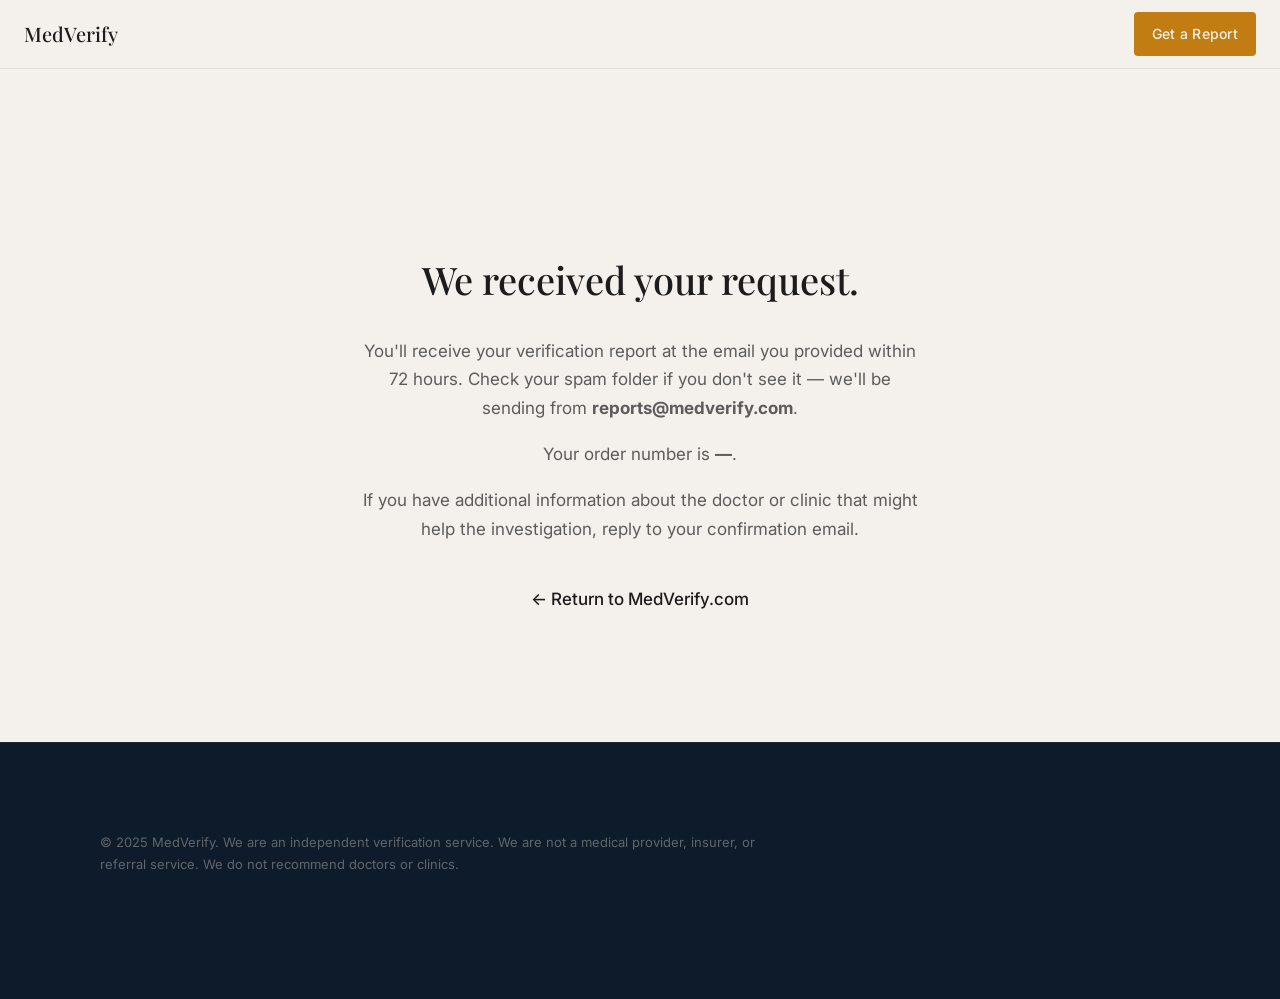
<file: success.html>
<!DOCTYPE html>
<html lang="en">
<head>
  <meta charset="UTF-8">
  <meta name="viewport" content="width=device-width, initial-scale=1.0">
  <title>Request Received — MedVerify</title>
  <meta name="robots" content="noindex, follow">
  <link rel="preconnect" href="https://fonts.googleapis.com">
  <link rel="preconnect" href="https://fonts.gstatic.com" crossorigin>
  <link href="https://fonts.googleapis.com/css2?family=Inter:wght@400;500;600;700&family=Playfair+Display:wght@500;600&display=swap" rel="stylesheet">
  <link rel="stylesheet" href="assets/styles.css">
</head>
<body>

  <nav class="nav is-scrolled">
    <a href="index.html" class="nav__logo">MedVerify</a>
    <a href="index.html#hero-form" class="btn btn--primary btn--sm">Get a Report</a>
  </nav>

  <section class="section">
    <div class="success">
      <h2>We received your request.</h2>
      <p>You'll receive your verification report at the email you provided within 72 hours. Check your spam folder if you don't see it — we'll be sending from <strong>reports@medverify.com</strong>.</p>
      <p>Your order number is <strong id="order-number">—</strong>.</p>
      <p>If you have additional information about the doctor or clinic that might help the investigation, reply to your confirmation email.</p>
      <a class="return" href="index.html">← Return to MedVerify.com</a>
    </div>
  </section>

  <footer class="footer">
    <div class="footer__bottom" style="margin-top:0;border-top:none;">
      <p class="footer__legal">© 2025 MedVerify. We are an independent verification service. We are not a medical provider, insurer, or referral service. We do not recommend doctors or clinics.</p>
    </div>
  </footer>

  <script>
    
    
    (function() {
      var data = localStorage.getItem('medverify_form_data');
      if (!data) return; // no hay datos, probablemente ya se enviaron

      var parsed = JSON.parse(data);

      // URL de tu Google Apps Script
      var scriptURL = 'https://script.google.com/macros/s/AKfycbz9-jSI9RfL1MhBI8CgWBB8G-RcnI3m_hDx0tLsMYPVaKgS9ToJg-rdPhCCzx5YozYjOA/exec'; // ← pon aquí tu URL real

      fetch(scriptURL, {
        method: 'POST',
        mode: 'no-cors', // importante para evitar problemas de CORS
        headers: { 'Content-Type': 'text/plain' }, // usar text/plain evita preflight
        body: JSON.stringify(parsed)
      })
      .then(function() {
        // Una vez enviado, limpiar localStorage
        localStorage.removeItem('medverify_form_data');
      })
      .catch(function(error) {
        console.error('Error sending data:', error);
        // Podrías guardar los datos en otra parte o mostrar un aviso
      });
    })();
  </script>
</body>
</html>
</file>
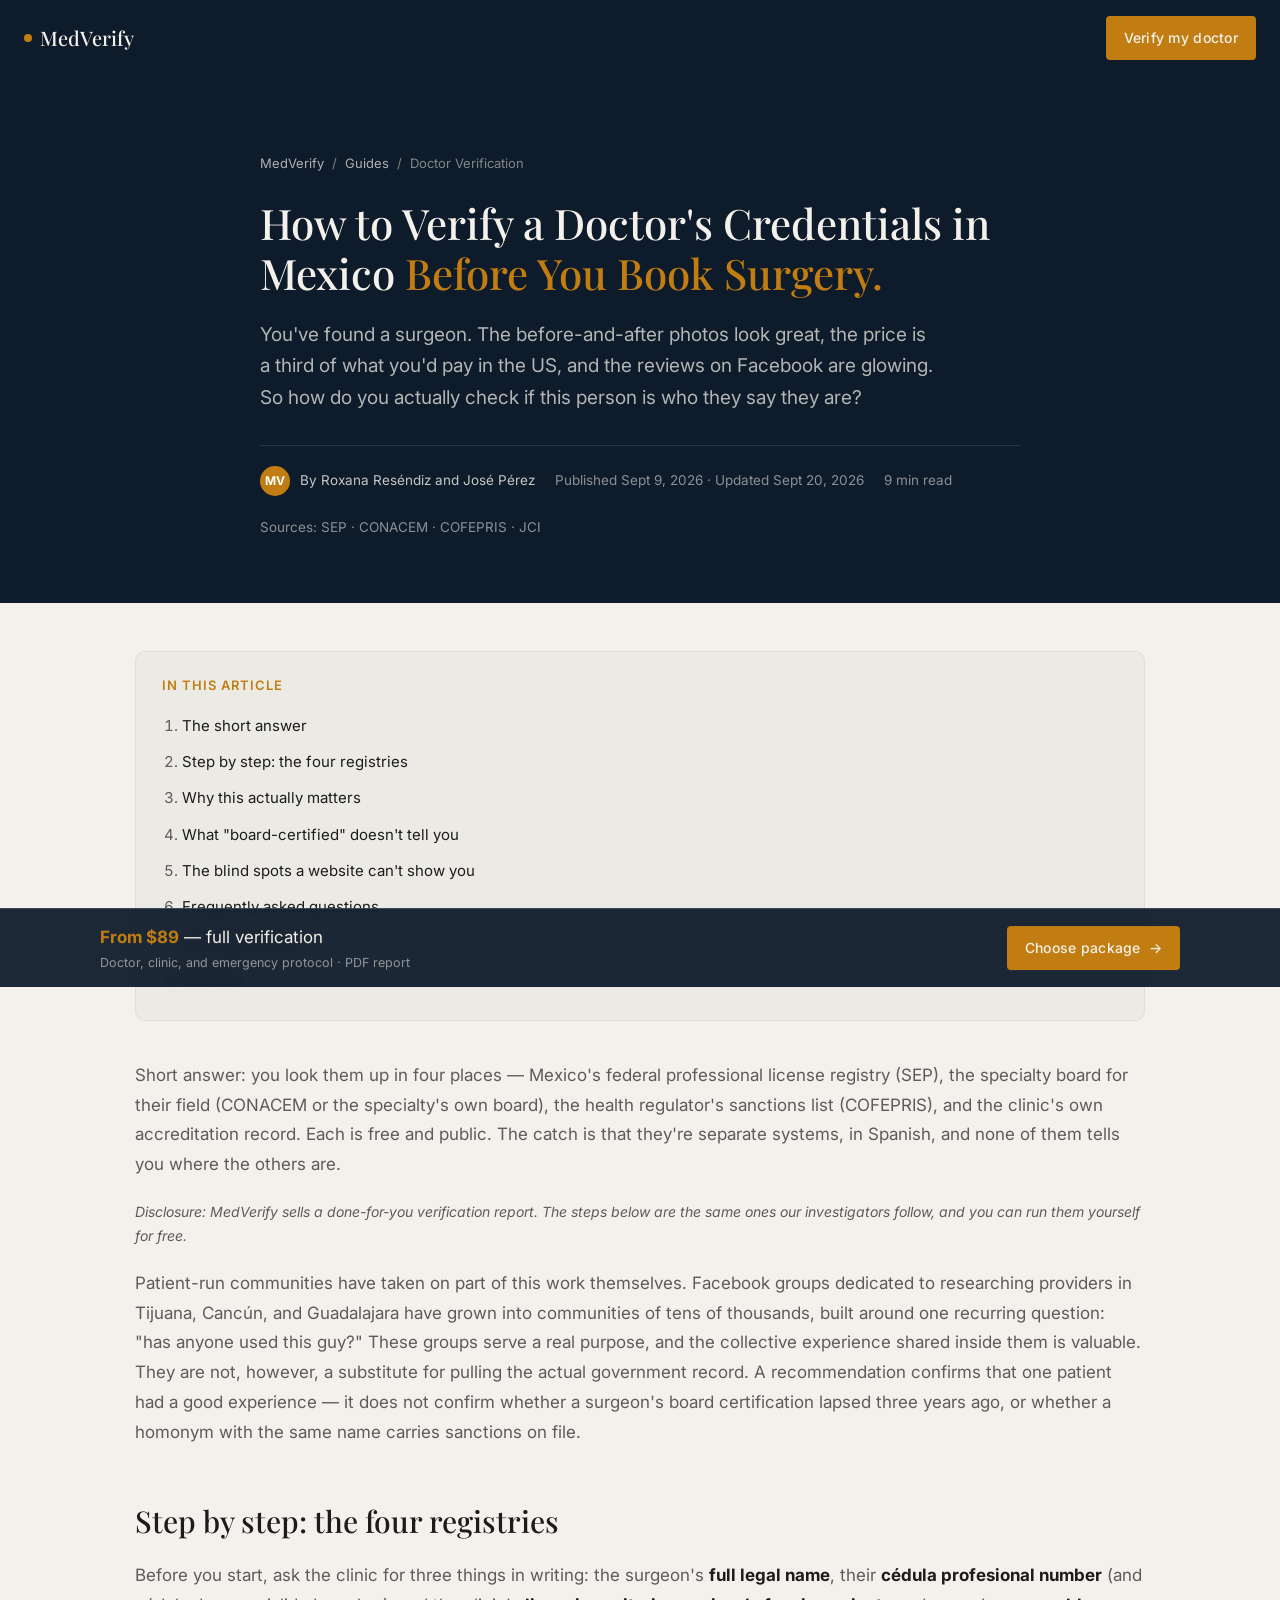
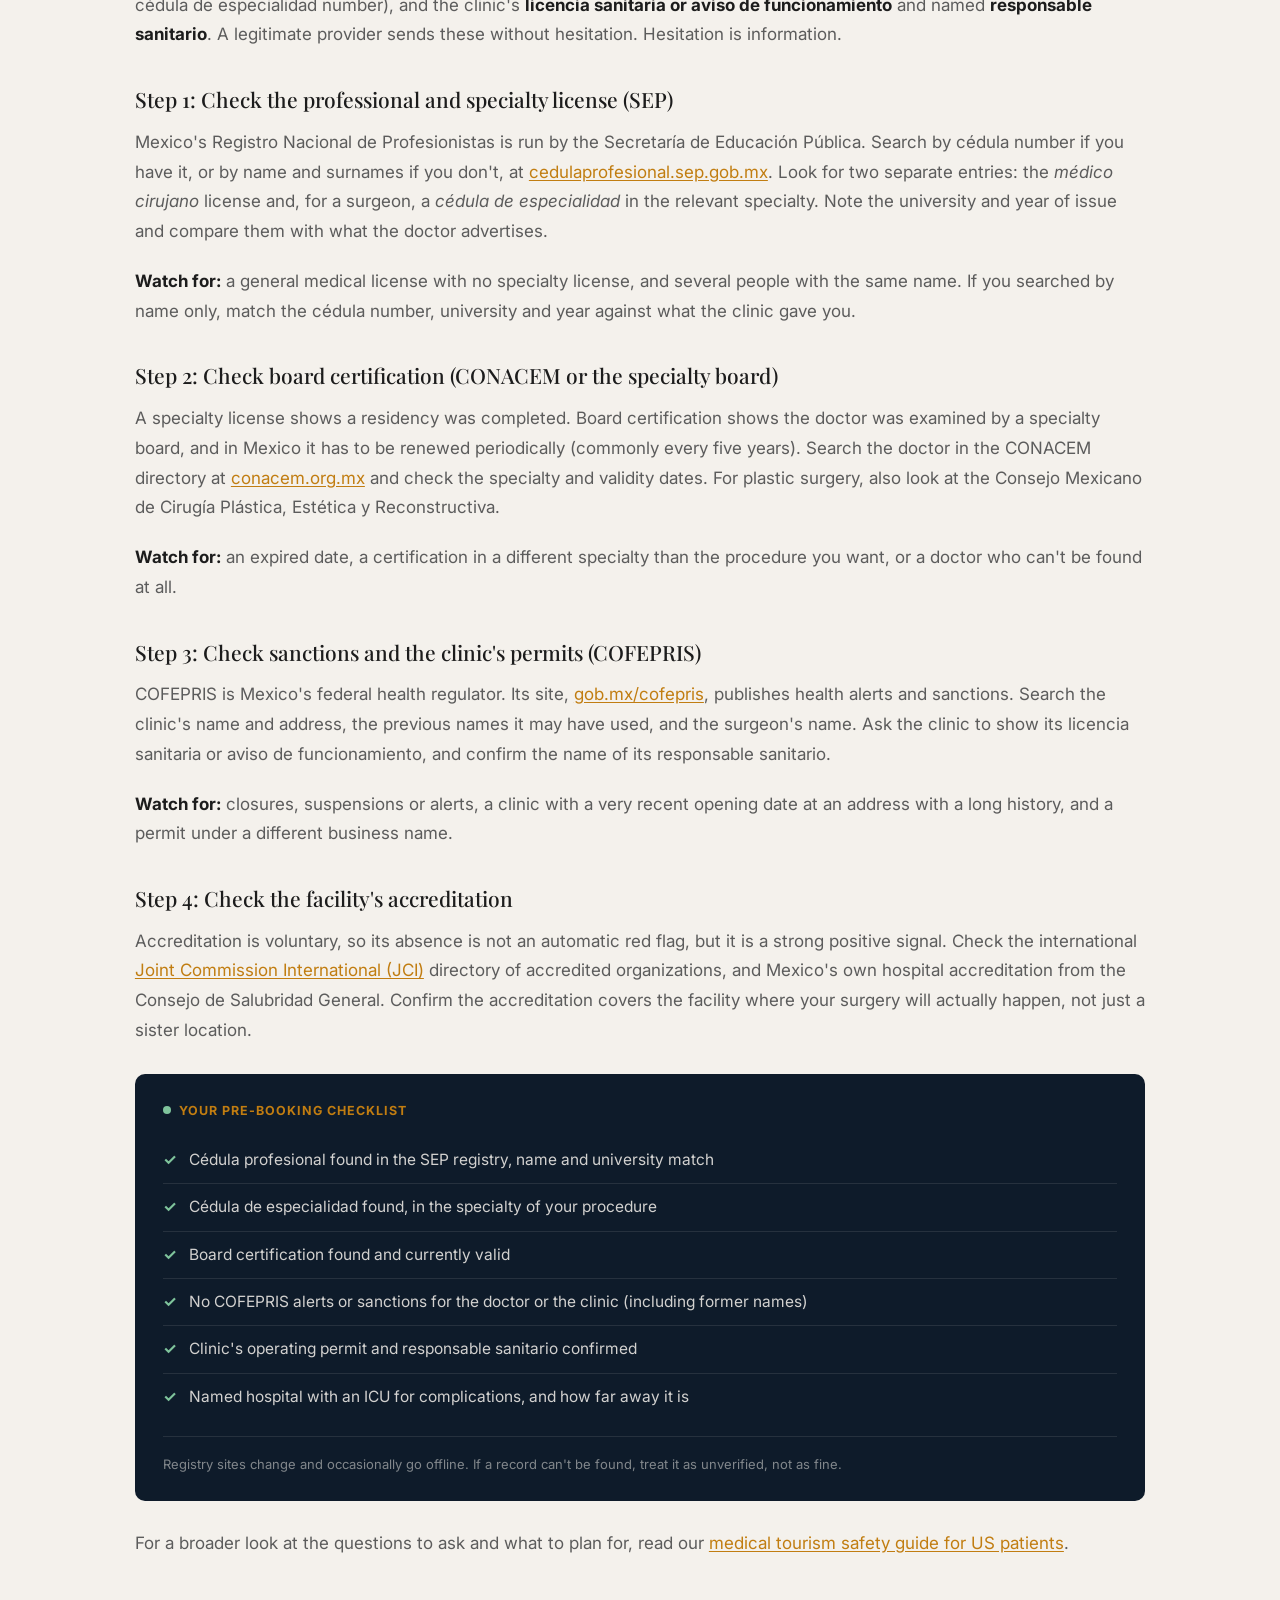
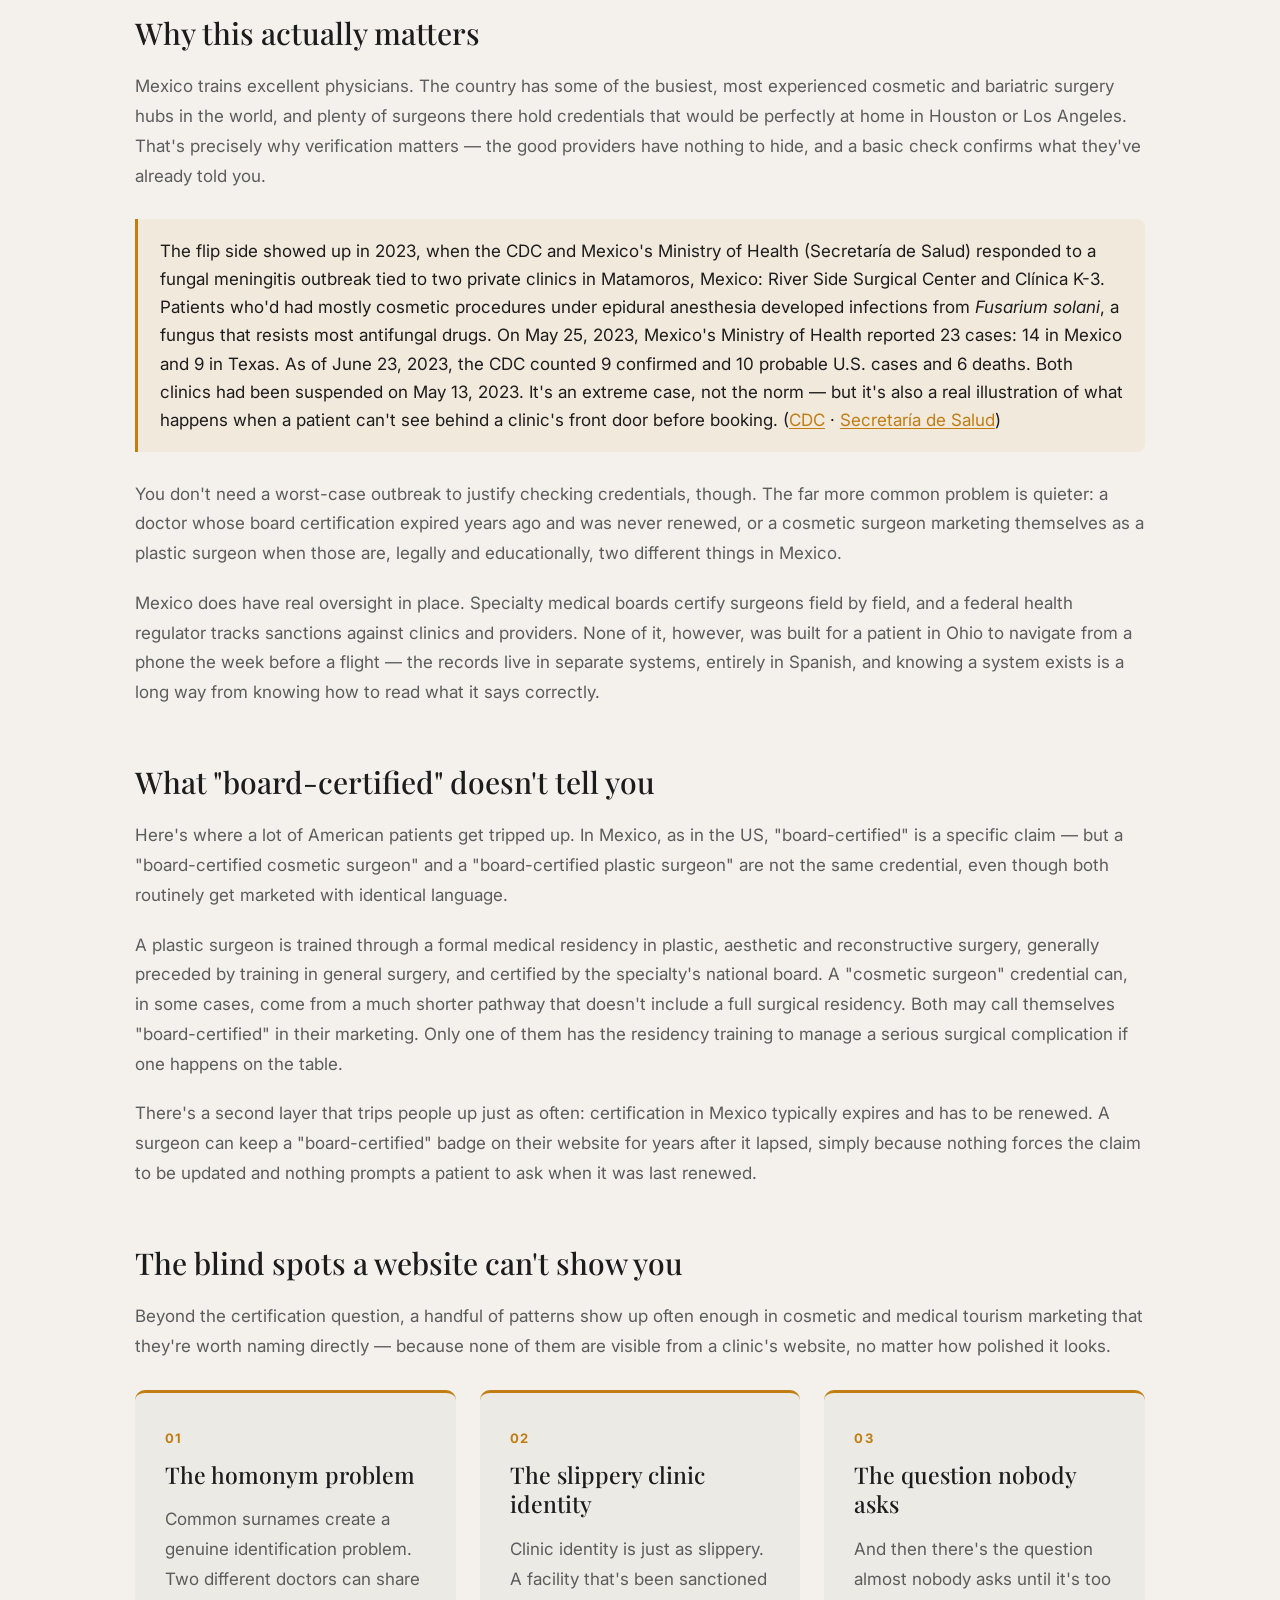
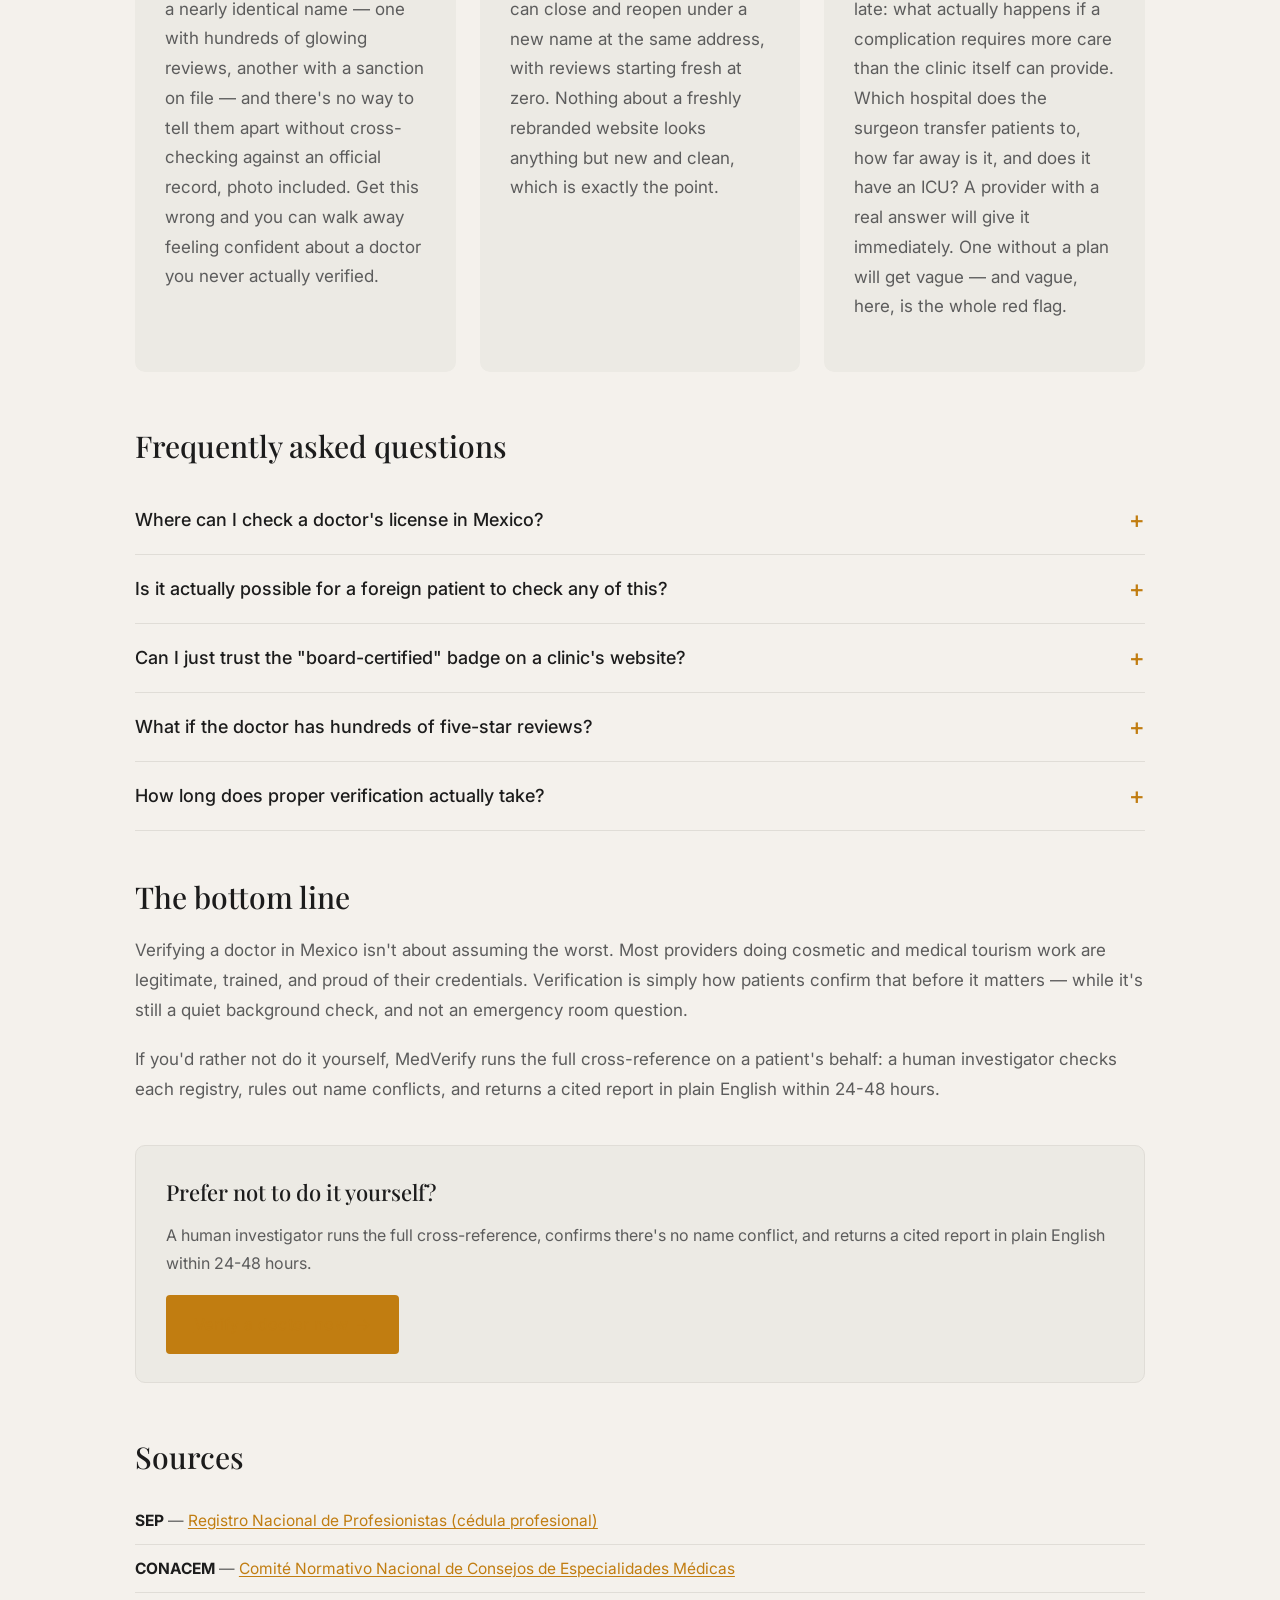
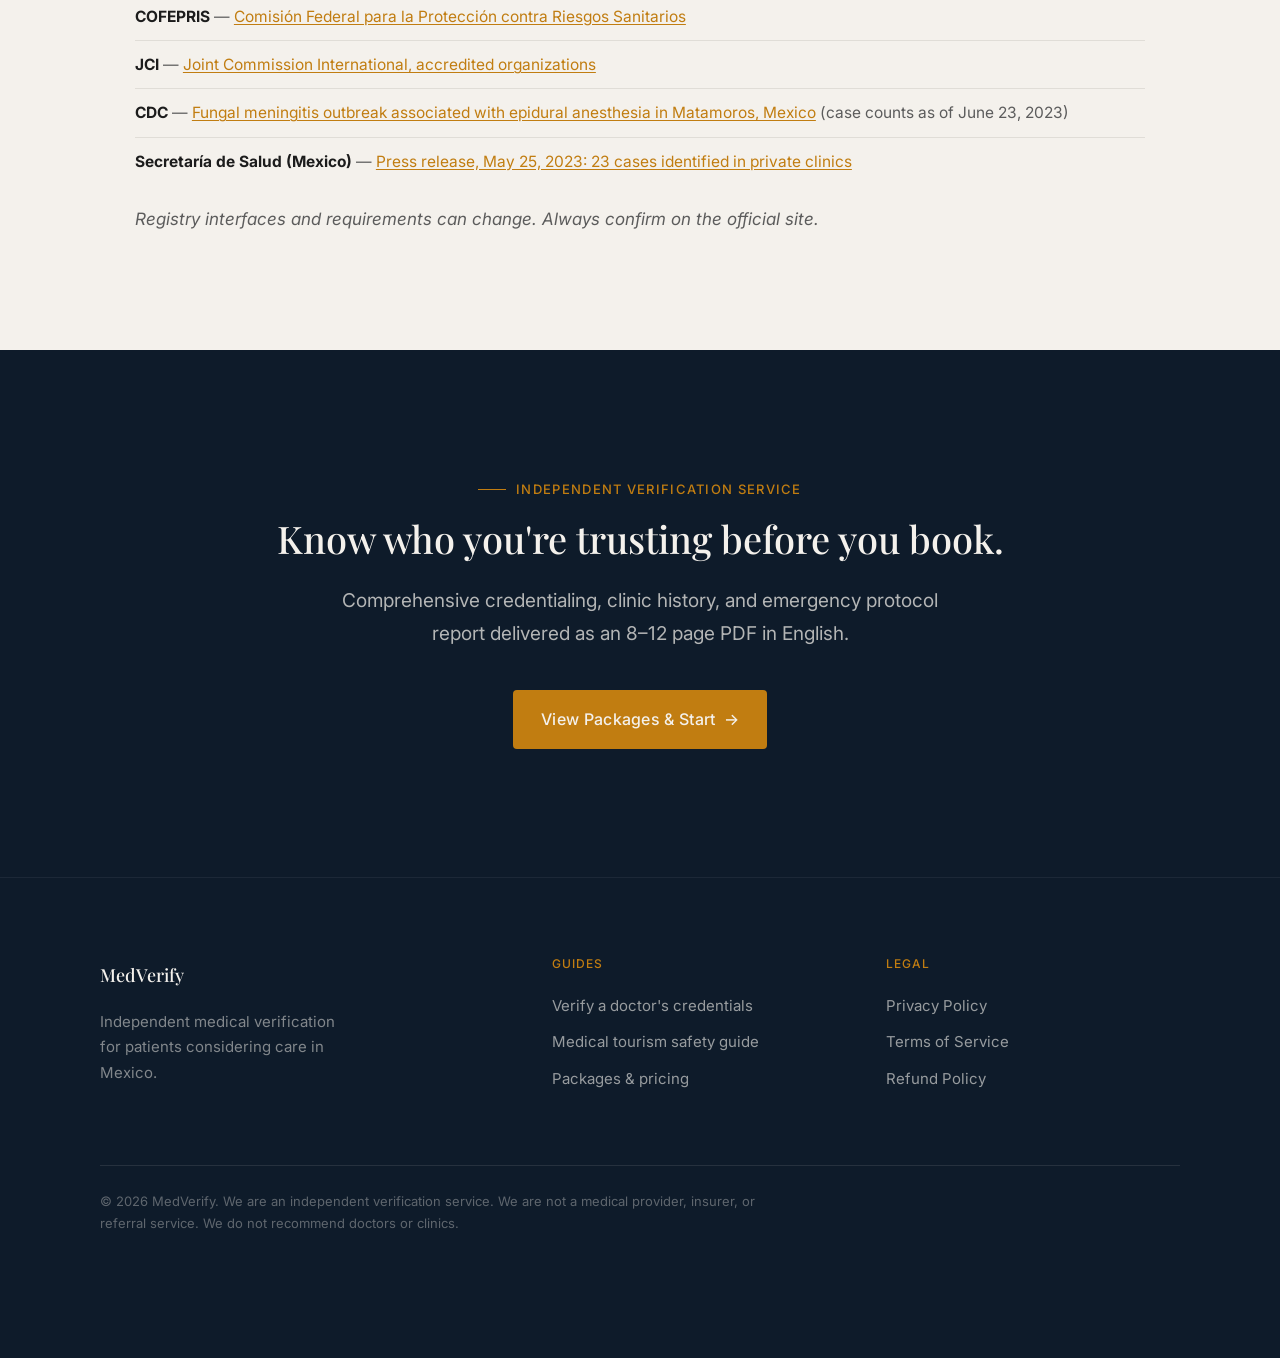
<file: article/how-to-verify-mexican-doctors-credentials.html>
<!DOCTYPE html>
<html lang="en">
<head>
  <meta charset="UTF-8">
  <meta name="viewport" content="width=device-width, initial-scale=1.0">

  <title>How to Verify a Doctor's Credentials in Mexico (2026) | MedVerify Guides</title>
  <meta name="description" content="Step-by-step: how to check a Mexican doctor's SEP license, CONACEM board certification, COFEPRIS sanctions and clinic accreditation before you book surgery.">
  <meta name="robots" content="index, follow, max-image-preview:large">

  <!-- FIX 1: canonical now points to THIS page's real URL (it pointed to a different, non-existent URL before) -->
  <link rel="canonical" href="https://medverify.ink/article/how-to-verify-mexican-doctors-credentials.html">

  <meta property="og:title" content="How to Verify a Doctor's Credentials in Mexico (2026)">
  <meta property="og:description" content="Step-by-step: how to check a Mexican doctor's SEP license, CONACEM board certification, COFEPRIS sanctions and clinic accreditation before you book surgery.">
  <meta property="og:type" content="article">
  <meta property="og:url" content="https://medverify.ink/article/how-to-verify-mexican-doctors-credentials.html">
  <meta property="og:image" content="https://medverify.ink/og-image.jpg">
  <meta property="og:site_name" content="MedVerify">
  <meta name="twitter:card" content="summary_large_image">

  <link rel="preconnect" href="https://fonts.googleapis.com">
  <link rel="preconnect" href="https://fonts.gstatic.com" crossorigin>
  <link href="https://fonts.googleapis.com/css2?family=Inter:wght@400;500;600;700&family=Playfair+Display:ital,wght@0,500;0,600;1,500&display=swap" rel="stylesheet">
  <link rel="stylesheet" href="/assets/styles.css">

  <!-- Structured data: Article -->
  <script type="application/ld+json">
  {"@context":"https://schema.org","@type":"Article",
    "headline":"How to Verify a Doctor's Credentials in Mexico Before You Book Surgery",
    "description":"Step-by-step: how to check a Mexican doctor's SEP license, CONACEM board certification, COFEPRIS sanctions and clinic accreditation before you book surgery.",
    "image":"https://medverify.ink/og-image.jpg",
    "author":[{"@type":"Person","name":"Roxana Reséndiz"},{"@type":"Person","name":"José Pérez"}],
    "publisher":{"@type":"Organization","name":"MedVerify","logo":{"@type":"ImageObject","url":"https://medverify.ink/assets/logo.png"}},
    "datePublished":"2026-09-09",
    "dateModified":"2026-09-20",
    "mainEntityOfPage":{"@type":"WebPage","@id":"https://medverify.ink/article/how-to-verify-mexican-doctors-credentials.html"},
    "inLanguage":"en"
  }
  </script>

  <!-- Structured data: Breadcrumb (removed the /article/ item: that URL doesn't exist yet) -->
  <script type="application/ld+json">
  {"@context":"https://schema.org","@type":"BreadcrumbList","itemListElement":[
    {"@type":"ListItem","position":1,"name":"MedVerify","item":"https://medverify.ink/"},
    {"@type":"ListItem","position":2,"name":"How to Verify a Doctor's Credentials in Mexico","item":"https://medverify.ink/article/how-to-verify-mexican-doctors-credentials.html"}
  ]}
  </script>

  <!-- Structured data: FAQPage (must match the visible FAQ exactly) -->
  <script type="application/ld+json">
  {"@context":"https://schema.org","@type":"FAQPage","mainEntity":[
    {"@type":"Question","name":"Where can I check a doctor's license in Mexico?","acceptedAnswer":{"@type":"Answer","text":"The federal professional license (cédula profesional) and the specialty license (cédula de especialidad) are searchable in the SEP's Registro Nacional de Profesionistas at cedulaprofesional.sep.gob.mx. Board certification is checked separately with the specialty board (CONACEM or the board for that specialty), and sanctions are checked with COFEPRIS."}},
    {"@type":"Question","name":"Is it actually possible for a foreign patient to check any of this?","acceptedAnswer":{"@type":"Answer","text":"Yes, in principle — Mexico's professional licensing and sanctions records are part of the country's public transparency framework, not confidential. In practice, cross-referencing them correctly (in Spanish, across systems that don't talk to each other, while ruling out a homonym) is where most patients run out of time or certainty before they run out of interest."}},
    {"@type":"Question","name":"Can I just trust the \"board-certified\" badge on a clinic's website?","acceptedAnswer":{"@type":"Answer","text":"Not on its own. \"Board-certified\" is a real credential, but it needs a specialty attached — plastic surgery board certification and cosmetic surgery certification are different training pathways with different scopes — and it needs to be current, not just historically true. A badge alone confirms neither."}},
    {"@type":"Question","name":"What if the doctor has hundreds of five-star reviews?","acceptedAnswer":{"@type":"Answer","text":"Reviews measure bedside manner, recovery suite comfort, and how a patient felt about the experience. They don't verify a license number, confirm a specialty board is current, or catch a homonym. Treat reviews as one input, not the whole picture."}},
    {"@type":"Question","name":"How long does proper verification actually take?","acceptedAnswer":{"@type":"Answer","text":"A quick look-up of a single registry takes a few minutes. Doing it thoroughly — cross-referencing several separate, Spanish-language government systems, checking for sanctions, ruling out a homonym conflict, and verifying the clinic's own standing — typically takes four to six hours per provider."}}
  ]}
  </script>

  <style>

.prose { max-width: 82%; margin: 0 auto; }
.prose h2 { font-size: 30px; line-height: 1.25; margin: 56px 0 20px; }
.prose h2:first-child { margin-top: 0; }
.prose p { font-size: 17px; line-height: 1.75; color: var(--color-text-secondary); margin: 0 0 20px; }
.prose ul, .prose ol { font-size: 17px; line-height: 1.75; color: var(--color-text-secondary); }
.prose b { color: var(--color-text-primary); }
.prose a { color: var(--color-accent); text-decoration: underline; text-underline-offset: 2px; }

.article-header {
  background: var(--color-bg-dark);
  color: var(--color-text-light);
  padding: 152px 24px 64px;
}
.article-header__inner { max-width: 760px; margin: 0 auto; }

.article-breadcrumb {
  display: flex; align-items: center; gap: 8px;
  font-size: 13px; color: rgba(244,241,236,.5);
  margin-bottom: 24px; flex-wrap: wrap;
}
.article-breadcrumb a { text-decoration: none; color: rgba(244,241,236,.7); transition: color .15s; }
.article-breadcrumb a:hover { color: var(--color-accent); }

.article-header h1 { font-size: 42px; line-height: 1.2; margin-bottom: 20px; }
.article-header h1 em { font-style: normal; color: var(--color-accent); }

.article-deck {
  font-size: 19px; line-height: 1.65;
  color: rgba(244,241,236,.72);
  max-width: 680px; margin: 0 0 32px;
}

.article-meta-bar {
  display: flex; flex-wrap: wrap; align-items: center; gap: 20px;
  font-size: 13.5px; color: rgba(244,241,236,.55);
  border-top: 1px solid rgba(244,241,236,.12);
  padding-top: 20px;
}
.article-meta-bar .tick { color: var(--color-accent); margin-right: 4px; }

.author-info { display: flex; align-items: center; gap: 10px; color: rgba(244,241,236,.8); }
.author-avatar {
  width: 30px; height: 30px; border-radius: 50%;
  background: var(--color-accent); color: #FFFFFF;
  font-size: 12px; font-weight: 700;
  display: flex; align-items: center; justify-content: center;
  flex-shrink: 0;
}

.article-toc {
  background: var(--color-surface);
  border: 1px solid var(--color-border);
  border-radius: 10px;
  padding: 22px 26px;
  margin: 8px 0 40px;
}
.article-toc__title {
  font-weight: 600; font-size: 13px; text-transform: uppercase;
  letter-spacing: .08em; color: var(--color-accent);
  margin-bottom: 12px;
}
.article-toc ol { margin: 0; padding-left: 20px; }
.article-toc li { font-size: 15px; padding: 5px 0; }
.article-toc a { text-decoration: none; color: var(--color-text-primary); transition: color .15s; }
.article-toc a:hover { color: var(--color-accent); }

.callout {
  background: rgba(193,125,17,.07);
  border-left: 3px solid var(--color-accent);
  border-radius: 0 8px 8px 0;
  padding: 18px 22px;
  font-size: 17px; line-height: 1.65;
  color: var(--color-text-primary);
  margin: 28px 0;
}

.article-stat-strip {
  display: grid; grid-template-columns: repeat(3, 1fr); gap: 24px;
  margin: 36px 0; padding: 28px 0;
  border-top: 1px solid var(--color-border);
  border-bottom: 1px solid var(--color-border);
}
.article-stat-item { text-align: center; }
.stat-num { font-family: "Playfair Display", serif; font-size: 38px; color: var(--color-accent); line-height: 1; margin-bottom: 8px; }
.stat-desc { font-size: 14px; color: var(--color-text-secondary); line-height: 1.4; }

.checklist-card {
  background: var(--color-bg-dark);
  color: var(--color-text-light);
  border-radius: 10px;
  padding: 26px 28px;
  margin: 28px 0;
}
.checklist-head {
  display: flex; align-items: center; gap: 8px;
  font-size: 12.5px; font-weight: 700; letter-spacing: .08em; text-transform: uppercase;
  color: var(--color-accent);
  margin-bottom: 16px;
}
.live-dot {
  width: 8px; height: 8px; border-radius: 50%;
  background: #7FC49C; display: inline-block;
  animation: article-pulse 1.6s ease-in-out infinite;
}
@keyframes article-pulse { 0%, 100% { opacity: 1; } 50% { opacity: .35; } }
@media (prefers-reduced-motion: reduce) { .live-dot { animation: none; } }

.checklist-body { display: flex; flex-direction: column; }
.checklist-row {
  display: flex; gap: 12px; align-items: flex-start;
  padding: 10px 0; border-top: 1px solid rgba(244,241,236,.1);
  font-size: 15.5px; color: rgba(244,241,236,.85);
}
.checklist-row:first-child { border-top: none; }
.check-mark { color: #7FC49C; font-weight: 700; flex-shrink: 0; }

.checklist-foot {
  font-size: 13px; color: rgba(244,241,236,.5);
  margin-top: 16px; padding-top: 16px;
  border-top: 1px solid rgba(244,241,236,.1);
}

.article-cta-box {
  background: var(--color-surface);
  border: 1px solid var(--color-border);
  border-radius: 10px;
  padding: 28px 30px;
  margin: 40px 0;
}
.article-cta-box h3 { font-size: 22px; margin-bottom: 10px; }
.article-cta-box p { font-size: 16px; color: var(--color-text-secondary); margin-bottom: 18px; }

.sources-list { list-style: none; padding: 0; margin: 20px 0; }
.sources-list li {
  font-size: 15.5px; padding: 10px 0;
  border-top: 1px solid var(--color-border);
  color: var(--color-text-secondary);
}
.sources-list li:first-child { border-top: none; }
.sources-list b { color: var(--color-text-primary); }
.sources-note { font-size: 14px; color: var(--color-text-secondary); font-style: italic; }

.series-tag {
  font-weight: 700; font-size: 12px; letter-spacing: .1em;
  color: var(--color-accent); text-transform: uppercase;
}

.step h3 { font-size: 21px; margin: 32px 0 10px; }
.disclosure { font-size: 14px !important; font-style: italic; }

@media (max-width: 980px) {
  .article-stat-strip { grid-template-columns: 1fr; gap: 20px; }
  .prose { max-width: 100%; }
}
@media (max-width: 600px) {
  .article-header { padding-top: 128px; }
  .article-header h1 { font-size: 30px; }
  .article-deck { font-size: 17px; }
  .article-meta-bar { gap: 12px; font-size: 12.5px; }
}
  </style>
</head>
<body>

  <!-- NAV HEADER (links use root-relative URLs so they always resolve to the canonical home "/") -->
  <nav class="nav" id="nav">
    <a href="/#top" class="nav__logo"><span class="dot"></span>MedVerify</a>
    <a href="/#pricing" class="btn btn--primary btn--sm">Verify my doctor</a>
  </nav>

  <main id="main">

    <header class="article-header">
      <div class="article-header__inner">
        <nav class="article-breadcrumb" aria-label="Breadcrumb">
          <a href="/">MedVerify</a>
          <span>/</span>
          <!-- TODO: add a "Guides" section with id="guides" on the home page that lists both articles -->
          <a href="/#guides">Guides</a>
          <span>/</span>
          <span>Doctor Verification</span>
        </nav>

        <h1>How to Verify a Doctor's Credentials in Mexico <em>Before You Book Surgery.</em></h1>

        <p class="article-deck">You've found a surgeon. The before-and-after photos look great, the price is a third of what you'd pay in the US, and the reviews on Facebook are glowing. So how do you actually check if this person is who they say they are?</p>

        <div class="article-meta-bar">
          <div class="author-info">
            <div class="author-avatar">MV</div>
            <span>By Roxana Reséndiz and José Pérez</span>
          </div>
          <div>Published Sept 9, 2026 · Updated Sept 20, 2026</div>
          <div>9 min read</div>
          <!-- FIX: "Source Verified" badge removed; it read as a certification you don't hold -->
          <div>Sources: SEP · CONACEM · COFEPRIS · JCI</div>
        </div>
      </div>
    </header>

    <article class="section" style="padding-top: var(--space-xl); padding-bottom: var(--space-3xl);">
      <div class="container prose">

        <nav class="article-toc" aria-label="Table of Contents">
          <div class="article-toc__title">In this article</div>
          <ol>
            <li><a href="#quick-answer">The short answer</a></li>
            <li><a href="#step-by-step">Step by step: the four registries</a></li>
            <li><a href="#why-matters">Why this actually matters</a></li>
            <li><a href="#board-certified">What "board-certified" doesn't tell you</a></li>
            <li><a href="#blind-spots">The blind spots a website can't show you</a></li>
            <li><a href="#faq-section">Frequently asked questions</a></li>
            <li><a href="#bottom-line">The bottom line</a></li>
            <li><a href="#sources">Sources</a></li>
          </ol>
        </nav>

        <p id="quick-answer">Short answer: you look them up in four places — Mexico's federal professional license registry (SEP), the specialty board for their field (CONACEM or the specialty's own board), the health regulator's sanctions list (COFEPRIS), and the clinic's own accreditation record. Each is free and public. The catch is that they're separate systems, in Spanish, and none of them tells you where the others are.</p>

        <p class="disclosure">Disclosure: MedVerify sells a done-for-you verification report. The steps below are the same ones our investigators follow, and you can run them yourself for free.</p>

        <p>Patient-run communities have taken on part of this work themselves. Facebook groups dedicated to researching providers in Tijuana, Cancún, and Guadalajara have grown into communities of tens of thousands, built around one recurring question: "has anyone used this guy?" These groups serve a real purpose, and the collective experience shared inside them is valuable. They are not, however, a substitute for pulling the actual government record. A recommendation confirms that one patient had a good experience — it does not confirm whether a surgeon's board certification lapsed three years ago, or whether a homonym with the same name carries sanctions on file.</p>

        <!-- NEW SECTION: the actual how-to the title promises -->
        <h2 id="step-by-step">Step by step: the four registries</h2>
        <p>Before you start, ask the clinic for three things in writing: the surgeon's <b>full legal name</b>, their <b>cédula profesional number</b> (and cédula de especialidad number), and the clinic's <b>licencia sanitaria or aviso de funcionamiento</b> and named <b>responsable sanitario</b>. A legitimate provider sends these without hesitation. Hesitation is information.</p>

        <div class="step">
          <h3>Step 1: Check the professional and specialty license (SEP)</h3>
          <p>Mexico's Registro Nacional de Profesionistas is run by the Secretaría de Educación Pública. Search by cédula number if you have it, or by name and surnames if you don't, at <a href="https://cedulaprofesional.sep.gob.mx" rel="noopener" target="_blank">cedulaprofesional.sep.gob.mx</a>. Look for two separate entries: the <i>médico cirujano</i> license and, for a surgeon, a <i>cédula de especialidad</i> in the relevant specialty. Note the university and year of issue and compare them with what the doctor advertises.</p>
          <p><b>Watch for:</b> a general medical license with no specialty license, and several people with the same name. If you searched by name only, match the cédula number, university and year against what the clinic gave you.</p>
        </div>

        <div class="step">
          <h3>Step 2: Check board certification (CONACEM or the specialty board)</h3>
          <p>A specialty license shows a residency was completed. Board certification shows the doctor was examined by a specialty board, and in Mexico it has to be renewed periodically (commonly every five years). Search the doctor in the CONACEM directory at <a href="https://www.conacem.org.mx" rel="noopener" target="_blank">conacem.org.mx</a> and check the specialty and validity dates. For plastic surgery, also look at the Consejo Mexicano de Cirugía Plástica, Estética y Reconstructiva.</p>
          <p><b>Watch for:</b> an expired date, a certification in a different specialty than the procedure you want, or a doctor who can't be found at all.</p>
        </div>

        <div class="step">
          <h3>Step 3: Check sanctions and the clinic's permits (COFEPRIS)</h3>
          <p>COFEPRIS is Mexico's federal health regulator. Its site, <a href="https://www.gob.mx/cofepris" rel="noopener" target="_blank">gob.mx/cofepris</a>, publishes health alerts and sanctions. Search the clinic's name and address, the previous names it may have used, and the surgeon's name. Ask the clinic to show its licencia sanitaria or aviso de funcionamiento, and confirm the name of its responsable sanitario.</p>
          <p><b>Watch for:</b> closures, suspensions or alerts, a clinic with a very recent opening date at an address with a long history, and a permit under a different business name.</p>
        </div>

        <div class="step">
          <h3>Step 4: Check the facility's accreditation</h3>
          <p>Accreditation is voluntary, so its absence is not an automatic red flag, but it is a strong positive signal. Check the international <a href="https://www.jointcommissioninternational.org" rel="noopener" target="_blank">Joint Commission International (JCI)</a> directory of accredited organizations, and Mexico's own hospital accreditation from the Consejo de Salubridad General. Confirm the accreditation covers the facility where your surgery will actually happen, not just a sister location.</p>
        </div>

        <div class="checklist-card" aria-label="Verification checklist">
          <div class="checklist-head"><span class="live-dot" aria-hidden="true"></span>Your pre-booking checklist</div>
          <div class="checklist-body">
            <div class="checklist-row"><span class="check-mark">✓</span><span>Cédula profesional found in the SEP registry, name and university match</span></div>
            <div class="checklist-row"><span class="check-mark">✓</span><span>Cédula de especialidad found, in the specialty of your procedure</span></div>
            <div class="checklist-row"><span class="check-mark">✓</span><span>Board certification found and currently valid</span></div>
            <div class="checklist-row"><span class="check-mark">✓</span><span>No COFEPRIS alerts or sanctions for the doctor or the clinic (including former names)</span></div>
            <div class="checklist-row"><span class="check-mark">✓</span><span>Clinic's operating permit and responsable sanitario confirmed</span></div>
            <div class="checklist-row"><span class="check-mark">✓</span><span>Named hospital with an ICU for complications, and how far away it is</span></div>
          </div>
          <div class="checklist-foot">Registry sites change and occasionally go offline. If a record can't be found, treat it as unverified, not as fine.</div>
        </div>

        <p>For a broader look at the questions to ask and what to plan for, read our <a href="/article/medical-tourism-mexico-safety-guide.html">medical tourism safety guide for US patients</a>.</p>

        <h2 id="why-matters">Why this actually matters</h2>
        <p>Mexico trains excellent physicians. The country has some of the busiest, most experienced cosmetic and bariatric surgery hubs in the world, and plenty of surgeons there hold credentials that would be perfectly at home in Houston or Los Angeles. That's precisely why verification matters — the good providers have nothing to hide, and a basic check confirms what they've already told you.</p>

        <div class="callout">The flip side showed up in 2023, when the CDC and Mexico's Ministry of Health (Secretaría de Salud) responded to a fungal meningitis outbreak tied to two private clinics in Matamoros, Mexico: River Side Surgical Center and Clínica K-3. Patients who'd had mostly cosmetic procedures under epidural anesthesia developed infections from <em>Fusarium solani</em>, a fungus that resists most antifungal drugs. On May 25, 2023, Mexico's Ministry of Health reported 23 cases: 14 in Mexico and 9 in Texas. As of June 23, 2023, the CDC counted 9 confirmed and 10 probable U.S. cases and 6 deaths. Both clinics had been suspended on May 13, 2023. It's an extreme case, not the norm — but it's also a real illustration of what happens when a patient can't see behind a clinic's front door before booking. (<a href="https://archive.cdc.gov/hai/outbreaks/meningitis-epidural-anesthesia.html" rel="noopener" target="_blank">CDC</a> · <a href="https://www.gob.mx/salud/prensa/140-identifica-secretaria-de-salud-23-casos-de-meningitis-por-infeccion-en-clinicas-privadas" rel="noopener" target="_blank">Secretaría de Salud</a>)</div>

        <p>You don't need a worst-case outbreak to justify checking credentials, though. The far more common problem is quieter: a doctor whose board certification expired years ago and was never renewed, or a cosmetic surgeon marketing themselves as a plastic surgeon when those are, legally and educationally, two different things in Mexico.</p>

        <p>Mexico does have real oversight in place. Specialty medical boards certify surgeons field by field, and a federal health regulator tracks sanctions against clinics and providers. None of it, however, was built for a patient in Ohio to navigate from a phone the week before a flight — the records live in separate systems, entirely in Spanish, and knowing a system exists is a long way from knowing how to read what it says correctly.</p>

        <h2 id="board-certified">What "board-certified" doesn't tell you</h2>
        <p>Here's where a lot of American patients get tripped up. In Mexico, as in the US, "board-certified" is a specific claim — but a "board-certified cosmetic surgeon" and a "board-certified plastic surgeon" are not the same credential, even though both routinely get marketed with identical language.</p>

        <!-- FIX: softened the training-length claim; verify exact residency requirements with the plastic surgery board and adjust -->
        <p>A plastic surgeon is trained through a formal medical residency in plastic, aesthetic and reconstructive surgery, generally preceded by training in general surgery, and certified by the specialty's national board. A "cosmetic surgeon" credential can, in some cases, come from a much shorter pathway that doesn't include a full surgical residency. Both may call themselves "board-certified" in their marketing. Only one of them has the residency training to manage a serious surgical complication if one happens on the table.</p>

        <p>There's a second layer that trips people up just as often: certification in Mexico typically expires and has to be renewed. A surgeon can keep a "board-certified" badge on their website for years after it lapsed, simply because nothing forces the claim to be updated and nothing prompts a patient to ask when it was last renewed.</p>

        <h2 id="blind-spots">The blind spots a website can't show you</h2>
        <p>Beyond the certification question, a handful of patterns show up often enough in cosmetic and medical tourism marketing that they're worth naming directly — because none of them are visible from a clinic's website, no matter how polished it looks.</p>

        <div class="cards" style="margin: 28px 0 36px;">
          <div class="card">
            <span class="card__n">01</span>
            <h3>The homonym problem</h3>
            <p>Common surnames create a genuine identification problem. Two different doctors can share a nearly identical name — one with hundreds of glowing reviews, another with a sanction on file — and there's no way to tell them apart without cross-checking against an official record, photo included. Get this wrong and you can walk away feeling confident about a doctor you never actually verified.</p>
          </div>
          <div class="card">
            <span class="card__n">02</span>
            <h3>The slippery clinic identity</h3>
            <p>Clinic identity is just as slippery. A facility that's been sanctioned can close and reopen under a new name at the same address, with reviews starting fresh at zero. Nothing about a freshly rebranded website looks anything but new and clean, which is exactly the point.</p>
          </div>
          <div class="card">
            <span class="card__n">03</span>
            <h3>The question nobody asks</h3>
            <p>And then there's the question almost nobody asks until it's too late: what actually happens if a complication requires more care than the clinic itself can provide. Which hospital does the surgeon transfer patients to, how far away is it, and does it have an ICU? A provider with a real answer will give it immediately. One without a plan will get vague — and vague, here, is the whole red flag.</p>
          </div>
        </div>

        <h2 id="faq-section">Frequently asked questions</h2>

        <div class="faq" id="faq" style="margin-top: 20px;">
          <div class="faq__item">
            <button class="faq__q" aria-expanded="false">Where can I check a doctor's license in Mexico?<span class="faq__icon" aria-hidden="true">+</span></button>
            <div class="faq__a"><p class="faq__a-inner">The federal professional license (cédula profesional) and the specialty license (cédula de especialidad) are searchable in the SEP's Registro Nacional de Profesionistas at cedulaprofesional.sep.gob.mx. Board certification is checked separately with the specialty board (CONACEM or the board for that specialty), and sanctions are checked with COFEPRIS.</p></div>
          </div>
          <div class="faq__item">
            <button class="faq__q" aria-expanded="false">Is it actually possible for a foreign patient to check any of this?<span class="faq__icon" aria-hidden="true">+</span></button>
            <div class="faq__a"><p class="faq__a-inner">Yes, in principle — Mexico's professional licensing and sanctions records are part of the country's public transparency framework, not confidential. In practice, cross-referencing them correctly (in Spanish, across systems that don't talk to each other, while ruling out a homonym) is where most patients run out of time or certainty before they run out of interest.</p></div>
          </div>
          <div class="faq__item">
            <button class="faq__q" aria-expanded="false">Can I just trust the "board-certified" badge on a clinic's website?<span class="faq__icon" aria-hidden="true">+</span></button>
            <div class="faq__a"><p class="faq__a-inner">Not on its own. "Board-certified" is a real credential, but it needs a specialty attached — plastic surgery board certification and cosmetic surgery certification are different training pathways with different scopes — and it needs to be current, not just historically true. A badge alone confirms neither.</p></div>
          </div>
          <div class="faq__item">
            <button class="faq__q" aria-expanded="false">What if the doctor has hundreds of five-star reviews?<span class="faq__icon" aria-hidden="true">+</span></button>
            <div class="faq__a"><p class="faq__a-inner">Reviews measure bedside manner, recovery suite comfort, and how a patient felt about the experience. They don't verify a license number, confirm a specialty board is current, or catch a homonym. Treat reviews as one input, not the whole picture.</p></div>
          </div>
          <div class="faq__item">
            <button class="faq__q" aria-expanded="false">How long does proper verification actually take?<span class="faq__icon" aria-hidden="true">+</span></button>
            <div class="faq__a"><p class="faq__a-inner">A quick look-up of a single registry takes a few minutes. Doing it thoroughly — cross-referencing several separate, Spanish-language government systems, checking for sanctions, ruling out a homonym conflict, and verifying the clinic's own standing — typically takes four to six hours per provider.</p></div>
          </div>
        </div>

        <h2 id="bottom-line" style="margin-top: 48px;">The bottom line</h2>
        <p>Verifying a doctor in Mexico isn't about assuming the worst. Most providers doing cosmetic and medical tourism work are legitimate, trained, and proud of their credentials. Verification is simply how patients confirm that before it matters — while it's still a quiet background check, and not an emergency room question.</p>

        <p>If you'd rather not do it yourself, MedVerify runs the full cross-reference on a patient's behalf: a human investigator checks each registry, rules out name conflicts, and returns a cited report in plain English within 24-48 hours.</p>

        <div class="article-cta-box">
          <h3>Prefer not to do it yourself?</h3>
          <p>A human investigator runs the full cross-reference, confirms there's no name conflict, and returns a cited report in plain English within 24-48 hours.</p>
          <a href="/#pricing" class="btn btn--primary">Verify a doctor now <span class="arrow">→</span></a>
        </div>

        <!-- NEW: sources section (uses the .sources-list styles that already existed in your CSS) -->
        <h2 id="sources">Sources</h2>
        <ul class="sources-list">
          <li><b>SEP</b> — <a href="https://cedulaprofesional.sep.gob.mx" rel="noopener" target="_blank">Registro Nacional de Profesionistas (cédula profesional)</a></li>
          <li><b>CONACEM</b> — <a href="https://www.conacem.org.mx" rel="noopener" target="_blank">Comité Normativo Nacional de Consejos de Especialidades Médicas</a></li>
          <li><b>COFEPRIS</b> — <a href="https://www.gob.mx/cofepris" rel="noopener" target="_blank">Comisión Federal para la Protección contra Riesgos Sanitarios</a></li>
          <li><b>JCI</b> — <a href="https://www.jointcommissioninternational.org" rel="noopener" target="_blank">Joint Commission International, accredited organizations</a></li>
          <li><b>CDC</b> — <a href="https://archive.cdc.gov/hai/outbreaks/meningitis-epidural-anesthesia.html" rel="noopener" target="_blank">Fungal meningitis outbreak associated with epidural anesthesia in Matamoros, Mexico</a> (case counts as of June 23, 2023)</li>
          <li><b>Secretaría de Salud (Mexico)</b> — <a href="https://www.gob.mx/salud/prensa/140-identifica-secretaria-de-salud-23-casos-de-meningitis-por-infeccion-en-clinicas-privadas" rel="noopener" target="_blank">Press release, May 25, 2023: 23 cases identified in private clinics</a></li>
        </ul>
        <p class="sources-note">Registry interfaces and requirements can change. Always confirm on the official site.</p>

      </div>
    </article>

    <section class="section section--dark">
      <div class="container narrow" style="text-align:center">
        <p class="label" style="justify-content:center">Independent Verification Service</p>
        <h2 class="section-title" style="margin:0 auto var(--space-lg)">Know who you're trusting before you book.</h2>
        <p class="lede" style="margin:0 auto var(--space-xl)">Comprehensive credentialing, clinic history, and emergency protocol report delivered as an 8–12 page PDF in English.</p>
        <a href="/#pricing" class="btn btn--primary">View Packages &amp; Start <span class="arrow">→</span></a>
      </div>
    </section>

  </main>

  <footer class="footer">
    <div class="footer__grid">
      <div><p class="footer__brand-name">MedVerify</p><p class="footer__brand-desc">Independent medical verification for patients considering care in Mexico.</p></div>
      <div><p class="footer__label">Guides</p><ul class="footer__links">
        <li><a href="/article/how-to-verify-mexican-doctors-credentials.html">Verify a doctor's credentials</a></li>
        <li><a href="/article/medical-tourism-mexico-safety-guide.html">Medical tourism safety guide</a></li>
        <li><a href="/#pricing">Packages &amp; pricing</a></li>
      </ul>
      </div>
      <div><p class="footer__label">Legal</p>
        <!-- TODO: create these pages, then replace "#" with /privacy.html, /terms.html, /refund.html -->
        <ul class="footer__links">
          <li><a href="#">Privacy Policy</a></li>
          <li><a href="#">Terms of Service</a></li>
          <li><a href="#">Refund Policy</a></li>
        </ul>
      </div>
    </div>
    <div class="footer__bottom"><p class="footer__legal">© 2026 MedVerify. We are an independent verification service. We are not a medical provider, insurer, or referral service. We do not recommend doctors or clinics.</p></div>
  </footer>

  <div class="dock" id="dock">
    <div class="dock__inner">
      <div class="dock__txt"><b id="dock-price">From $89</b> — full verification<span>Doctor, clinic, and emergency protocol · PDF report</span></div>
      <a href="/#pricing" class="btn btn--primary btn--sm">Choose package <span class="arrow">→</span></a>
    </div>
  </div>

  <script src="/assets/app.js"></script>
</body>
</html>
</file>
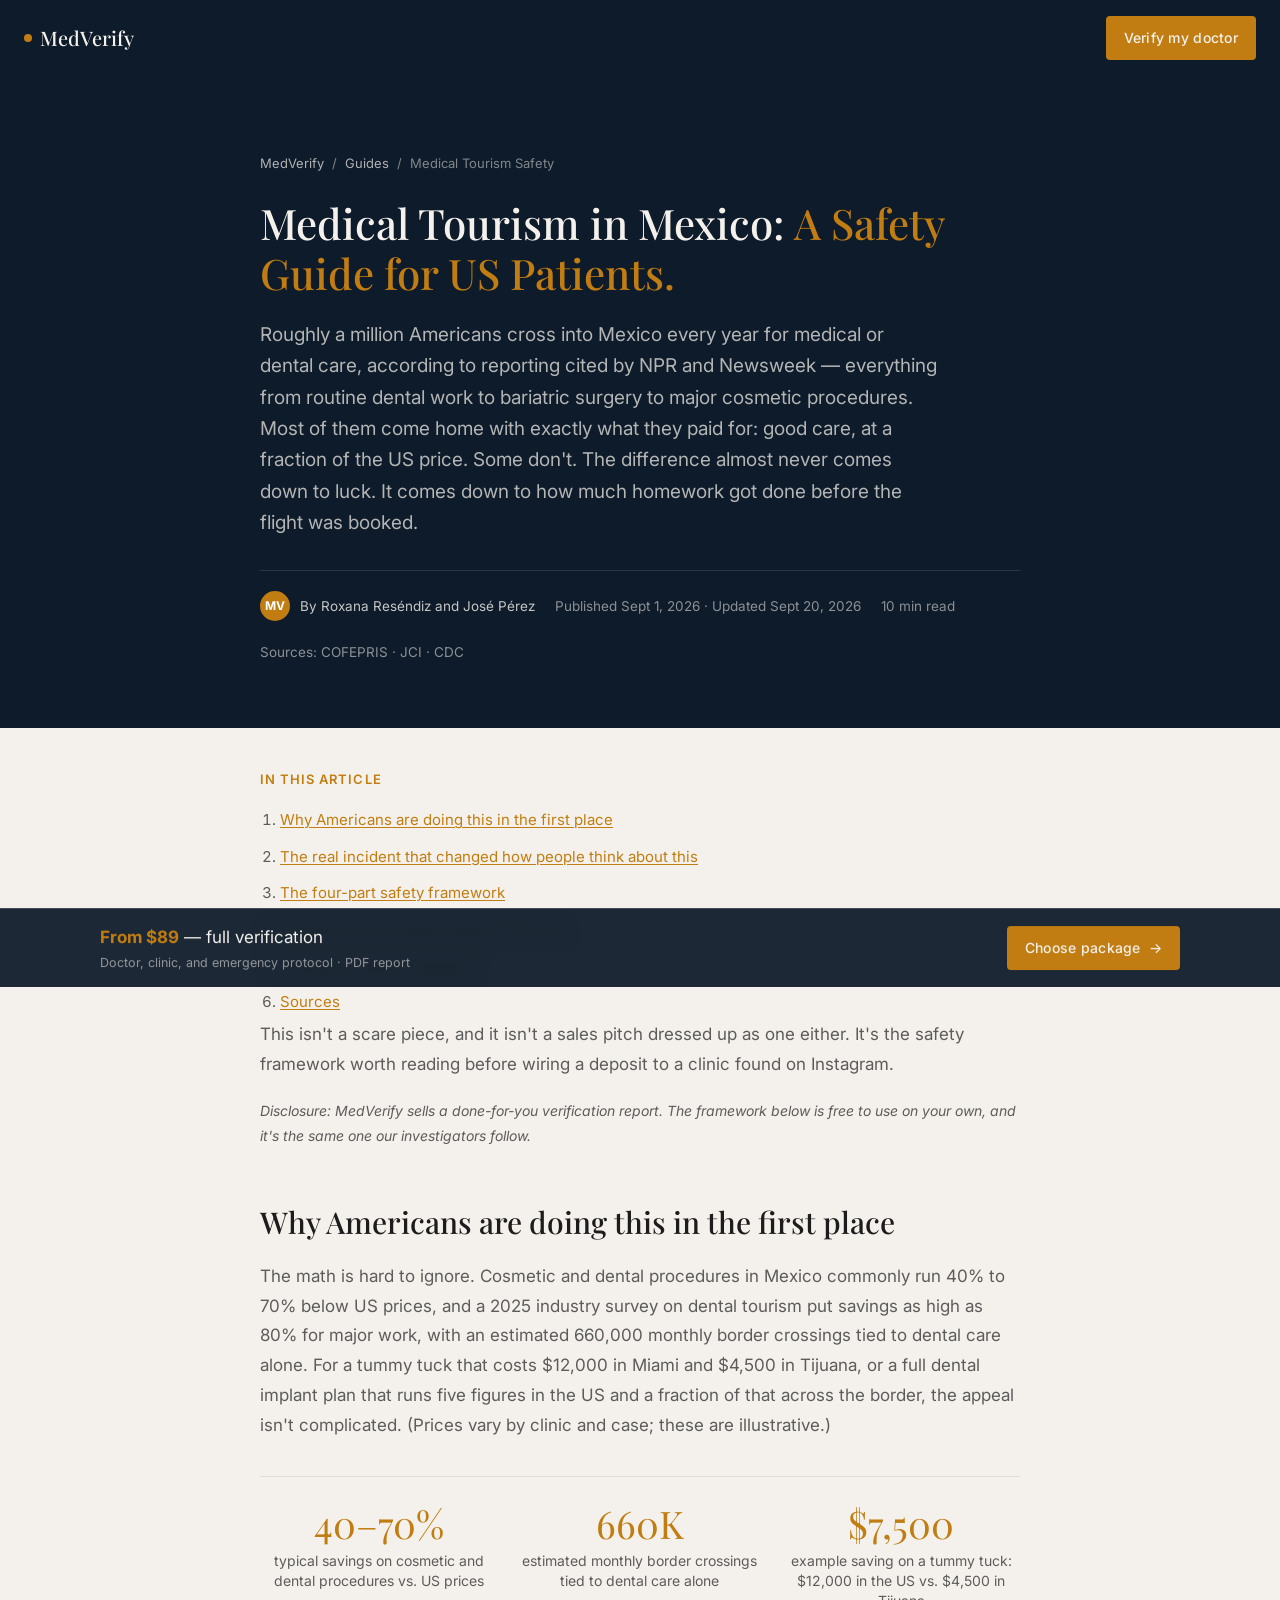
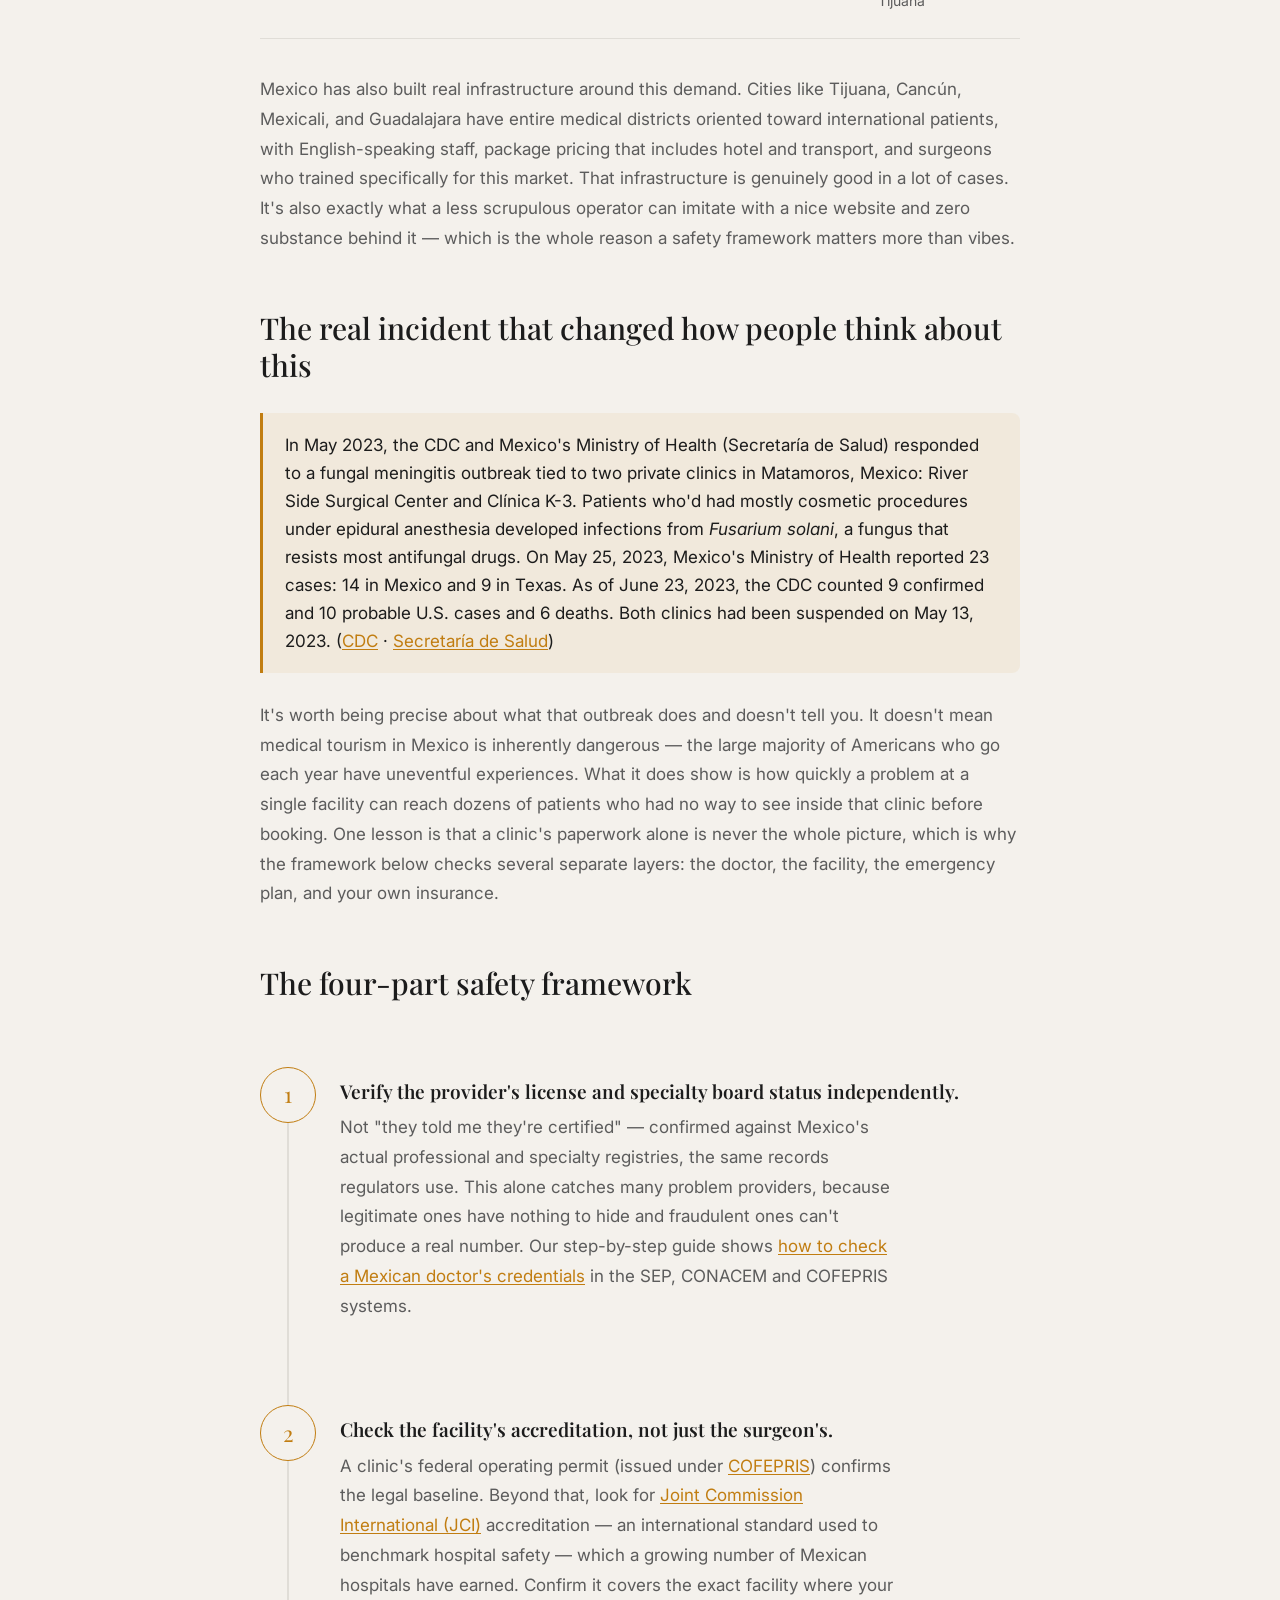
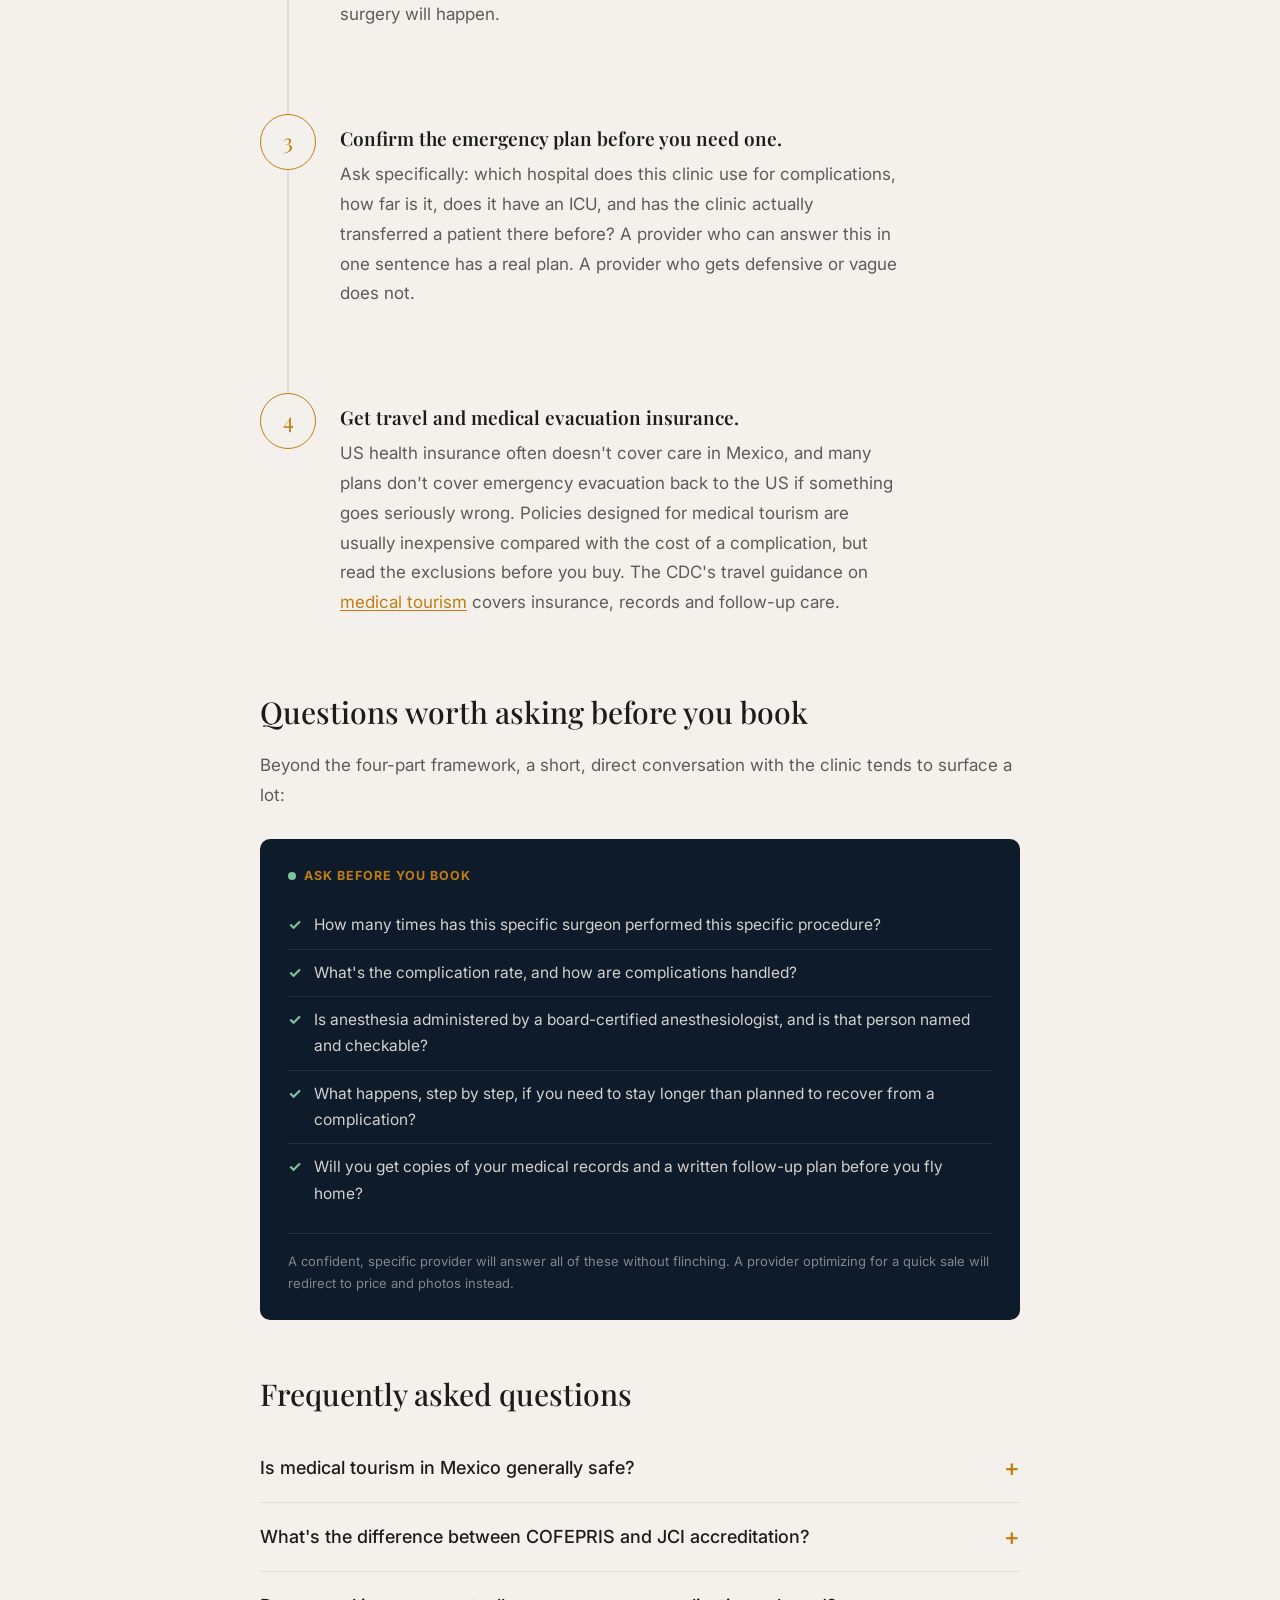
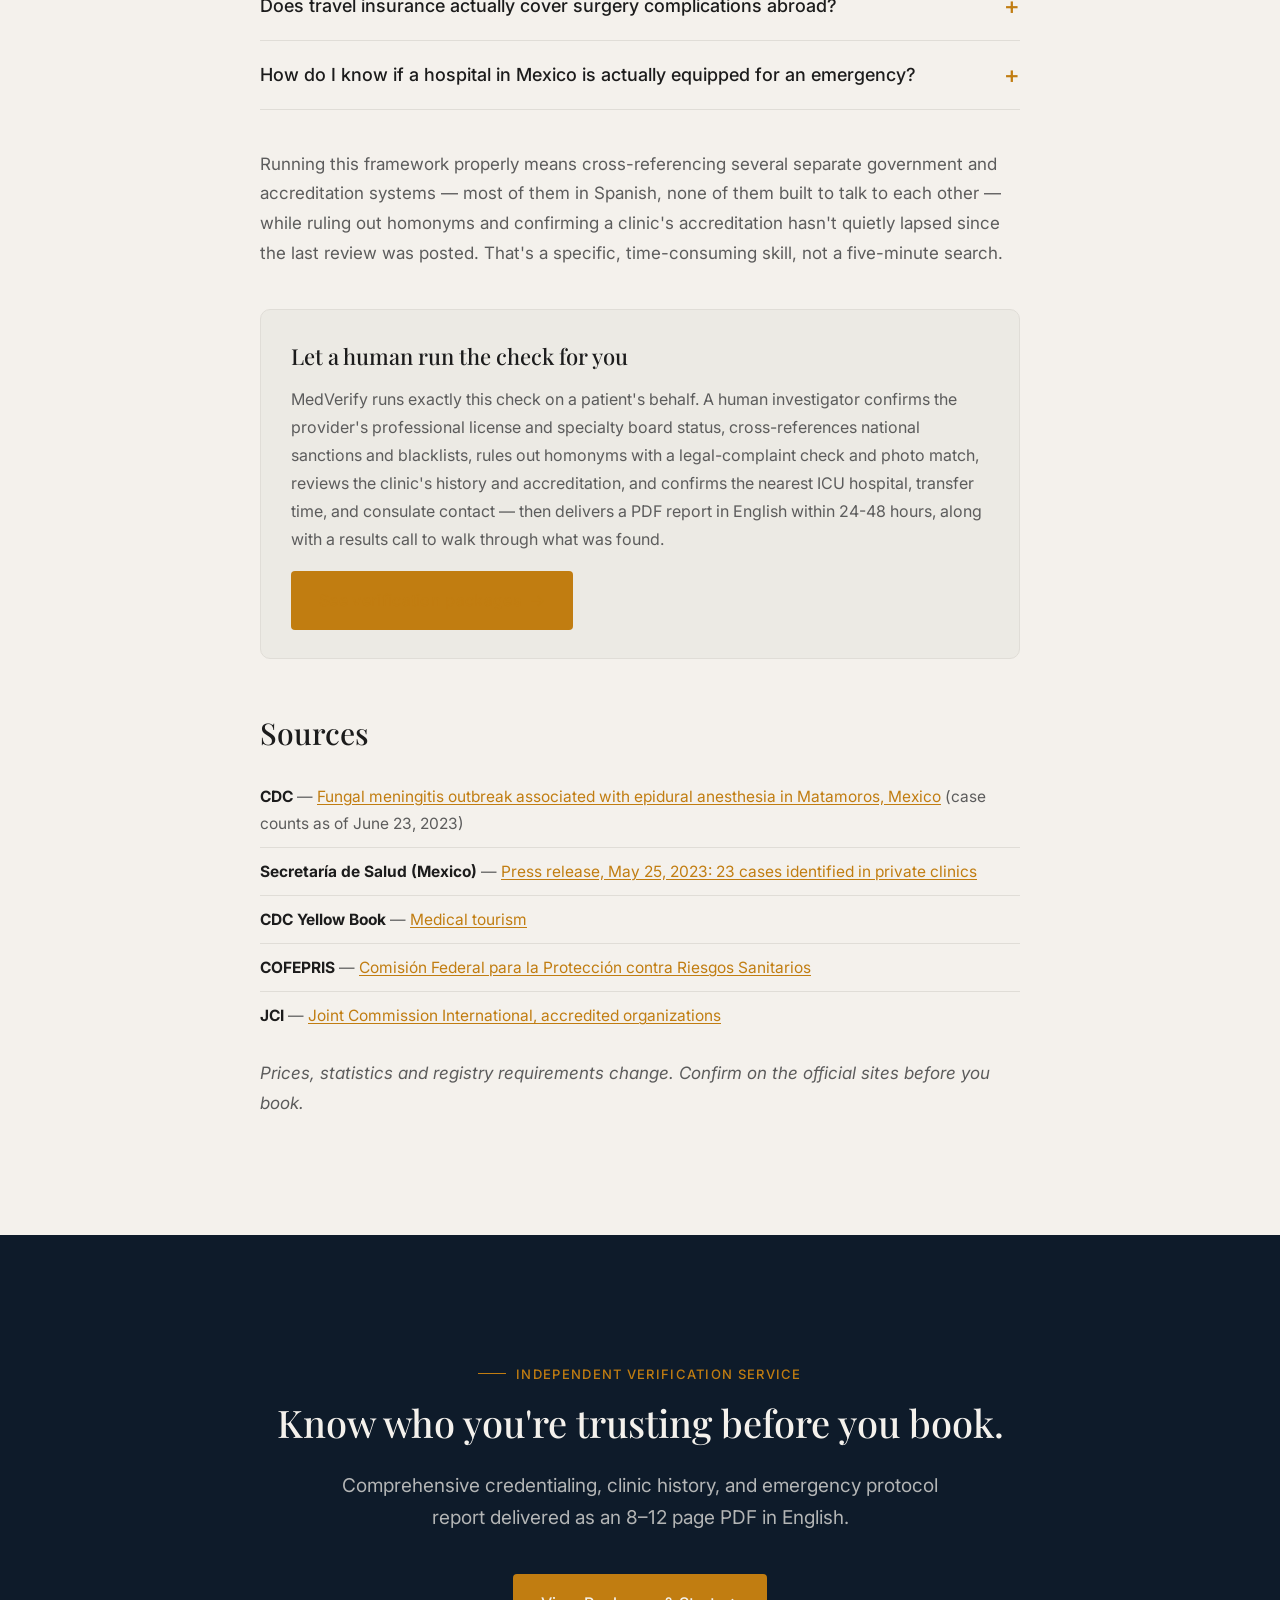
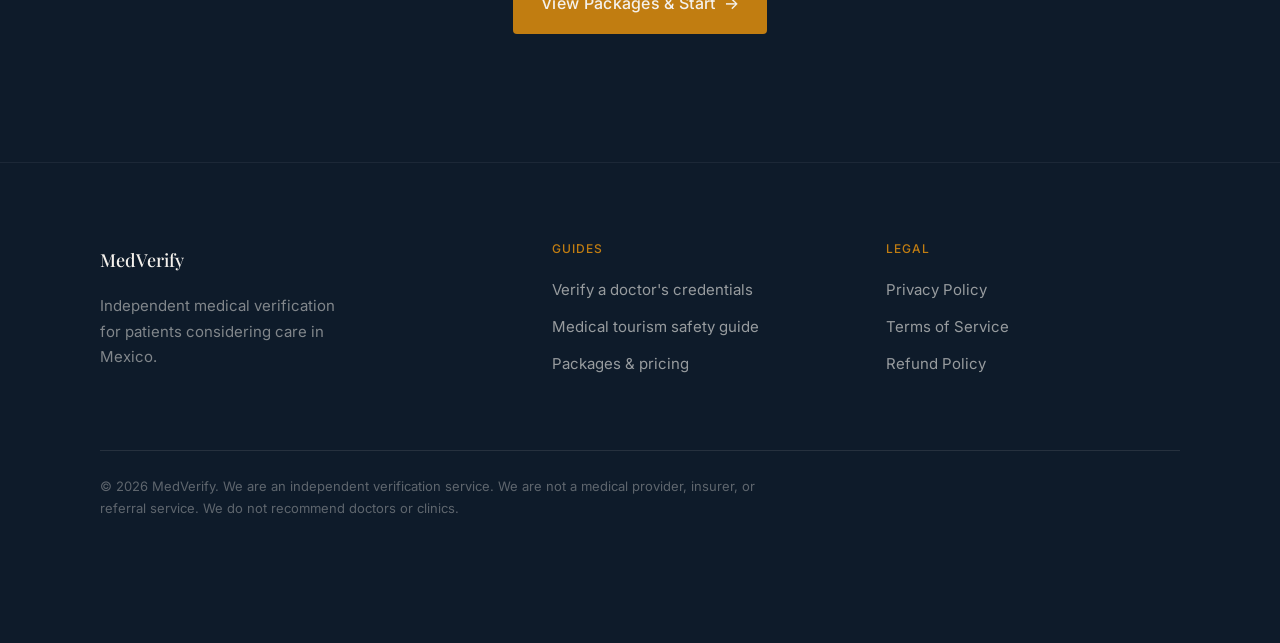
<file: article/medical-tourism-mexico-safety-guide.html>
<!DOCTYPE html>
<html lang="en">
<head>
  <meta charset="UTF-8">
  <meta name="viewport" content="width=device-width, initial-scale=1.0">

  <title>Medical Tourism in Mexico: A Real Safety Guide for 2026 | MedVerify Guides</title>
  <meta name="description" content="Planning medical care in Mexico? This safety guide covers accreditation, costs, real risks, and exactly how to protect yourself before you go.">
  <meta name="robots" content="index, follow, max-image-preview:large">
  <link rel="canonical" href="https://medverify.ink/article/medical-tourism-mexico-safety-guide.html">

  <meta property="og:title" content="Medical Tourism in Mexico: A Real Safety Guide for 2026">
  <meta property="og:description" content="Planning medical care in Mexico? This safety guide covers accreditation, costs, real risks, and exactly how to protect yourself before you go.">
  <meta property="og:type" content="article">
  <meta property="og:url" content="https://medverify.ink/article/medical-tourism-mexico-safety-guide.html">
  <meta property="og:image" content="https://medverify.ink/og-image.jpg">
  <meta property="og:site_name" content="MedVerify">
  <meta name="twitter:card" content="summary_large_image">

  <link rel="preconnect" href="https://fonts.googleapis.com">
  <link rel="preconnect" href="https://fonts.gstatic.com" crossorigin>
  <link href="https://fonts.googleapis.com/css2?family=Inter:wght@400;500;600;700&family=Playfair+Display:ital,wght@0,500;0,600;1,500&display=swap" rel="stylesheet">
  <link rel="stylesheet" href="/assets/styles.css">
  <link rel="stylesheet" href="/assets/article.css">

  <style>
    .prose a { color: var(--color-accent); text-decoration: underline; text-underline-offset: 2px; }
    .disclosure { font-size: 14px !important; font-style: italic; }
  </style>

  <!-- Structured data: Article -->
  <script type="application/ld+json">
  {"@context":"https://schema.org","@type":"Article",
    "headline":"Medical Tourism in Mexico: A Safety Guide for US Patients",
    "description":"Planning medical care in Mexico? This safety guide covers accreditation, costs, real risks, and exactly how to protect yourself before you go.",
    "image":"https://medverify.ink/og-image.jpg",
    "author":[{"@type":"Person","name":"Roxana Reséndiz"},{"@type":"Person","name":"José Pérez"}],
    "publisher":{"@type":"Organization","name":"MedVerify","logo":{"@type":"ImageObject","url":"https://medverify.ink/assets/logo.png"}},
    "datePublished":"2026-09-01",
    "dateModified":"2026-09-20",
    "mainEntityOfPage":{"@type":"WebPage","@id":"https://medverify.ink/article/medical-tourism-mexico-safety-guide.html"},
    "inLanguage":"en"
  }
  </script>

  <!-- Structured data: Breadcrumb (removed the /article/ item: that URL doesn't exist yet) -->
  <script type="application/ld+json">
  {"@context":"https://schema.org","@type":"BreadcrumbList","itemListElement":[
    {"@type":"ListItem","position":1,"name":"MedVerify","item":"https://medverify.ink/"},
    {"@type":"ListItem","position":2,"name":"Medical Tourism in Mexico: A Safety Guide","item":"https://medverify.ink/article/medical-tourism-mexico-safety-guide.html"}
  ]}
  </script>

  <!-- Structured data: FAQPage (must match the visible FAQ exactly) -->
  <script type="application/ld+json">
  {"@context":"https://schema.org","@type":"FAQPage","mainEntity":[
    {"@type":"Question","name":"Is medical tourism in Mexico generally safe?","acceptedAnswer":{"@type":"Answer","text":"Many patients have safe, uneventful experiences, and Mexico has well-trained surgeons and accredited hospitals. But risk varies widely between providers, and the CDC advises that medical tourism carries risks that differ from care at home. The risk concentrates among patients who skip verification and choose based on price and Instagram photos alone."}},
    {"@type":"Question","name":"What's the difference between COFEPRIS and JCI accreditation?","acceptedAnswer":{"@type":"Answer","text":"COFEPRIS is Mexico's federal health regulator — it's the legal baseline every operating clinic needs. JCI accreditation is a voluntary, internationally recognized quality standard that goes further, evaluating a facility against the same benchmarks used for top hospitals worldwide. A clinic can be legally COFEPRIS-registered without holding JCI accreditation; JCI status is a strong additional signal, not a requirement."}},
    {"@type":"Question","name":"Does travel insurance actually cover surgery complications abroad?","acceptedAnswer":{"@type":"Answer","text":"Regular travel insurance often doesn't cover elective medical procedures specifically — you generally need a policy designed for medical tourism, which covers complications and evacuation related to the procedure itself. Read the policy's exclusions carefully before you buy it, not after you need it."}},
    {"@type":"Question","name":"How do I know if a hospital in Mexico is actually equipped for an emergency?","acceptedAnswer":{"@type":"Answer","text":"Ask the clinic directly which hospital they transfer to, then verify that hospital independently — check for ICU capacity, published accreditation status, and how far it actually is from the clinic in real transit time, not straight-line distance."}}
  ]}
  </script>
</head>
<body>

  <!-- NAV HEADER (root-relative URLs so links always resolve to the canonical home "/") -->
  <nav class="nav" id="nav">
    <a href="/#top" class="nav__logo"><span class="dot"></span>MedVerify</a>
    <a href="/#pricing" class="btn btn--primary btn--sm">Verify my doctor</a>
  </nav>

  <main id="main">

    <header class="article-header">
      <div class="article-header__inner">
        <nav class="article-breadcrumb" aria-label="Breadcrumb">
          <a href="/">MedVerify</a>
          <span>/</span>
          <!-- TODO: add a "Guides" section with id="guides" on the home page that lists both articles -->
          <a href="/#guides">Guides</a>
          <span>/</span>
          <span>Medical Tourism Safety</span>
        </nav>

        <h1>Medical Tourism in Mexico: <em>A Safety Guide for US Patients.</em></h1>

        <!-- TODO: add links to the NPR and Newsweek pieces you're citing here -->
        <p class="article-deck">Roughly a million Americans cross into Mexico every year for medical or dental care, according to reporting cited by NPR and Newsweek — everything from routine dental work to bariatric surgery to major cosmetic procedures. Most of them come home with exactly what they paid for: good care, at a fraction of the US price. Some don't. The difference almost never comes down to luck. It comes down to how much homework got done before the flight was booked.</p>

        <div class="article-meta-bar">
          <div class="author-info">
            <div class="author-avatar">MV</div>
            <span>By Roxana Reséndiz and José Pérez</span>
          </div>
          <div>Published Sept 1, 2026 · Updated Sept 20, 2026</div>
          <div>10 min read</div>
          <div>Sources: COFEPRIS · JCI · CDC</div>
        </div>
      </div>
    </header>

    <article class="section" style="padding-top: var(--space-xl); padding-bottom: var(--space-3xl);">
      <div class="container prose">

        <nav class="article-toc" aria-label="Table of Contents">
          <div class="article-toc__title">In this article</div>
          <ol>
            <li><a href="#why-mexico">Why Americans are doing this in the first place</a></li>
            <li><a href="#incident">The real incident that changed how people think about this</a></li>
            <li><a href="#framework">The four-part safety framework</a></li>
            <li><a href="#questions">Questions worth asking before you book</a></li>
            <li><a href="#faq-section">Frequently asked questions</a></li>
            <li><a href="#sources">Sources</a></li>
          </ol>
        </nav>

        <p>This isn't a scare piece, and it isn't a sales pitch dressed up as one either. It's the safety framework worth reading before wiring a deposit to a clinic found on Instagram.</p>

        <p class="disclosure">Disclosure: MedVerify sells a done-for-you verification report. The framework below is free to use on your own, and it's the same one our investigators follow.</p>

        <h2 id="why-mexico">Why Americans are doing this in the first place</h2>
        <!-- TODO: link the 2025 dental tourism survey you're citing for the 80% and 660,000 figures -->
        <p>The math is hard to ignore. Cosmetic and dental procedures in Mexico commonly run 40% to 70% below US prices, and a 2025 industry survey on dental tourism put savings as high as 80% for major work, with an estimated 660,000 monthly border crossings tied to dental care alone. For a tummy tuck that costs $12,000 in Miami and $4,500 in Tijuana, or a full dental implant plan that runs five figures in the US and a fraction of that across the border, the appeal isn't complicated. (Prices vary by clinic and case; these are illustrative.)</p>

        <div class="article-stat-strip">
          <div class="article-stat-item">
            <div class="stat-num">40–70%</div>
            <div class="stat-desc">typical savings on cosmetic and dental procedures vs. US prices</div>
          </div>
          <div class="article-stat-item">
            <div class="stat-num">660K</div>
            <div class="stat-desc">estimated monthly border crossings tied to dental care alone</div>
          </div>
          <div class="article-stat-item">
            <div class="stat-num">$7,500</div>
            <div class="stat-desc">example saving on a tummy tuck: $12,000 in the US vs. $4,500 in Tijuana</div>
          </div>
        </div>

        <p>Mexico has also built real infrastructure around this demand. Cities like Tijuana, Cancún, Mexicali, and Guadalajara have entire medical districts oriented toward international patients, with English-speaking staff, package pricing that includes hotel and transport, and surgeons who trained specifically for this market. That infrastructure is genuinely good in a lot of cases. It's also exactly what a less scrupulous operator can imitate with a nice website and zero substance behind it — which is the whole reason a safety framework matters more than vibes.</p>

        <h2 id="incident">The real incident that changed how people think about this</h2>

        <div class="callout">In May 2023, the CDC and Mexico's Ministry of Health (Secretaría de Salud) responded to a fungal meningitis outbreak tied to two private clinics in Matamoros, Mexico: River Side Surgical Center and Clínica K-3. Patients who'd had mostly cosmetic procedures under epidural anesthesia developed infections from <em>Fusarium solani</em>, a fungus that resists most antifungal drugs. On May 25, 2023, Mexico's Ministry of Health reported 23 cases: 14 in Mexico and 9 in Texas. As of June 23, 2023, the CDC counted 9 confirmed and 10 probable U.S. cases and 6 deaths. Both clinics had been suspended on May 13, 2023. (<a href="https://archive.cdc.gov/hai/outbreaks/meningitis-epidural-anesthesia.html" rel="noopener" target="_blank">CDC</a> · <a href="https://www.gob.mx/salud/prensa/140-identifica-secretaria-de-salud-23-casos-de-meningitis-por-infeccion-en-clinicas-privadas" rel="noopener" target="_blank">Secretaría de Salud</a>)</div>

        <p>It's worth being precise about what that outbreak does and doesn't tell you. It doesn't mean medical tourism in Mexico is inherently dangerous — the large majority of Americans who go each year have uneventful experiences. What it does show is how quickly a problem at a single facility can reach dozens of patients who had no way to see inside that clinic before booking. One lesson is that a clinic's paperwork alone is never the whole picture, which is why the framework below checks several separate layers: the doctor, the facility, the emergency plan, and your own insurance.</p>

        <h2 id="framework">The four-part safety framework</h2>

        <div class="timeline">
          <div class="tline">
            <div class="tline__num">1</div>
            <div>
              <h3 class="tline__t">Verify the provider's license and specialty board status independently.</h3>
              <p class="tline__b">Not "they told me they're certified" — confirmed against Mexico's actual professional and specialty registries, the same records regulators use. This alone catches many problem providers, because legitimate ones have nothing to hide and fraudulent ones can't produce a real number. Our step-by-step guide shows <a href="/article/how-to-verify-mexican-doctors-credentials.html">how to check a Mexican doctor's credentials</a> in the SEP, CONACEM and COFEPRIS systems.</p>
            </div>
          </div>
          <div class="tline">
            <div class="tline__num">2</div>
            <div>
              <h3 class="tline__t">Check the facility's accreditation, not just the surgeon's.</h3>
              <p class="tline__b">A clinic's federal operating permit (issued under <a href="https://www.gob.mx/cofepris" rel="noopener" target="_blank">COFEPRIS</a>) confirms the legal baseline. Beyond that, look for <a href="https://www.jointcommissioninternational.org" rel="noopener" target="_blank">Joint Commission International (JCI)</a> accreditation — an international standard used to benchmark hospital safety — which a growing number of Mexican hospitals have earned. Confirm it covers the exact facility where your surgery will happen.</p>
            </div>
          </div>
          <div class="tline">
            <div class="tline__num">3</div>
            <div>
              <h3 class="tline__t">Confirm the emergency plan before you need one.</h3>
              <p class="tline__b">Ask specifically: which hospital does this clinic use for complications, how far is it, does it have an ICU, and has the clinic actually transferred a patient there before? A provider who can answer this in one sentence has a real plan. A provider who gets defensive or vague does not.</p>
            </div>
          </div>
          <div class="tline">
            <div class="tline__num">4</div>
            <div>
              <h3 class="tline__t">Get travel and medical evacuation insurance.</h3>
              <p class="tline__b">US health insurance often doesn't cover care in Mexico, and many plans don't cover emergency evacuation back to the US if something goes seriously wrong. Policies designed for medical tourism are usually inexpensive compared with the cost of a complication, but read the exclusions before you buy. The CDC's travel guidance on <a href="https://wwwnc.cdc.gov/travel/yellowbook/2024/health-care-abroad/medical-tourism" rel="noopener" target="_blank">medical tourism</a> covers insurance, records and follow-up care.</p>
            </div>
          </div>
        </div>

        <h2 id="questions">Questions worth asking before you book</h2>
        <p>Beyond the four-part framework, a short, direct conversation with the clinic tends to surface a lot:</p>

        <div class="checklist-card" style="margin: 28px 0 36px;">
          <div class="checklist-head"><span class="live-dot"></span><span>ASK BEFORE YOU BOOK</span></div>
          <div class="checklist-body">
            <div class="checklist-row"><span class="check-mark">✓</span><span>How many times has this specific surgeon performed this specific procedure?</span></div>
            <div class="checklist-row"><span class="check-mark">✓</span><span>What's the complication rate, and how are complications handled?</span></div>
            <div class="checklist-row"><span class="check-mark">✓</span><span>Is anesthesia administered by a board-certified anesthesiologist, and is that person named and checkable?</span></div>
            <div class="checklist-row"><span class="check-mark">✓</span><span>What happens, step by step, if you need to stay longer than planned to recover from a complication?</span></div>
            <div class="checklist-row"><span class="check-mark">✓</span><span>Will you get copies of your medical records and a written follow-up plan before you fly home?</span></div>
          </div>
          <div class="checklist-foot">A confident, specific provider will answer all of these without flinching. A provider optimizing for a quick sale will redirect to price and photos instead.</div>
        </div>

        <h2 id="faq-section">Frequently asked questions</h2>

        <div class="faq" id="faq" style="margin-top: 20px;">
          <div class="faq__item">
            <button class="faq__q" aria-expanded="false">Is medical tourism in Mexico generally safe?<span class="faq__icon" aria-hidden="true">+</span></button>
            <div class="faq__a"><p class="faq__a-inner">Many patients have safe, uneventful experiences, and Mexico has well-trained surgeons and accredited hospitals. But risk varies widely between providers, and the CDC advises that medical tourism carries risks that differ from care at home. The risk concentrates among patients who skip verification and choose based on price and Instagram photos alone.</p></div>
          </div>
          <div class="faq__item">
            <button class="faq__q" aria-expanded="false">What's the difference between COFEPRIS and JCI accreditation?<span class="faq__icon" aria-hidden="true">+</span></button>
            <div class="faq__a"><p class="faq__a-inner">COFEPRIS is Mexico's federal health regulator — it's the legal baseline every operating clinic needs. JCI accreditation is a voluntary, internationally recognized quality standard that goes further, evaluating a facility against the same benchmarks used for top hospitals worldwide. A clinic can be legally COFEPRIS-registered without holding JCI accreditation; JCI status is a strong additional signal, not a requirement.</p></div>
          </div>
          <div class="faq__item">
            <button class="faq__q" aria-expanded="false">Does travel insurance actually cover surgery complications abroad?<span class="faq__icon" aria-hidden="true">+</span></button>
            <div class="faq__a"><p class="faq__a-inner">Regular travel insurance often doesn't cover elective medical procedures specifically — you generally need a policy designed for medical tourism, which covers complications and evacuation related to the procedure itself. Read the policy's exclusions carefully before you buy it, not after you need it.</p></div>
          </div>
          <div class="faq__item">
            <button class="faq__q" aria-expanded="false">How do I know if a hospital in Mexico is actually equipped for an emergency?<span class="faq__icon" aria-hidden="true">+</span></button>
            <div class="faq__a"><p class="faq__a-inner">Ask the clinic directly which hospital they transfer to, then verify that hospital independently — check for ICU capacity, published accreditation status, and how far it actually is from the clinic in real transit time, not straight-line distance.</p></div>
          </div>
        </div>

        <p style="margin-top: 40px;">Running this framework properly means cross-referencing several separate government and accreditation systems — most of them in Spanish, none of them built to talk to each other — while ruling out homonyms and confirming a clinic's accreditation hasn't quietly lapsed since the last review was posted. That's a specific, time-consuming skill, not a five-minute search.</p>

        <div class="article-cta-box">
          <h3>Let a human run the check for you</h3>
          <p>MedVerify runs exactly this check on a patient's behalf. A human investigator confirms the provider's professional license and specialty board status, cross-references national sanctions and blacklists, rules out homonyms with a legal-complaint check and photo match, reviews the clinic's history and accreditation, and confirms the nearest ICU hospital, transfer time, and consulate contact — then delivers a PDF report in English within 24-48 hours, along with a results call to walk through what was found.</p>
          <a href="/#pricing" class="btn btn--primary">See verification packages <span class="arrow">→</span></a>
        </div>

        <h2 id="sources">Sources</h2>
        <ul class="sources-list">
          <li><b>CDC</b> — <a href="https://archive.cdc.gov/hai/outbreaks/meningitis-epidural-anesthesia.html" rel="noopener" target="_blank">Fungal meningitis outbreak associated with epidural anesthesia in Matamoros, Mexico</a> (case counts as of June 23, 2023)</li>
          <li><b>Secretaría de Salud (Mexico)</b> — <a href="https://www.gob.mx/salud/prensa/140-identifica-secretaria-de-salud-23-casos-de-meningitis-por-infeccion-en-clinicas-privadas" rel="noopener" target="_blank">Press release, May 25, 2023: 23 cases identified in private clinics</a></li>
          <li><b>CDC Yellow Book</b> — <a href="https://wwwnc.cdc.gov/travel/yellowbook/2024/health-care-abroad/medical-tourism" rel="noopener" target="_blank">Medical tourism</a></li>
          <li><b>COFEPRIS</b> — <a href="https://www.gob.mx/cofepris" rel="noopener" target="_blank">Comisión Federal para la Protección contra Riesgos Sanitarios</a></li>
          <li><b>JCI</b> — <a href="https://www.jointcommissioninternational.org" rel="noopener" target="_blank">Joint Commission International, accredited organizations</a></li>
          <!-- TODO: add the NPR, Newsweek and 2025 dental tourism survey links you cite above -->
        </ul>
        <p class="sources-note">Prices, statistics and registry requirements change. Confirm on the official sites before you book.</p>

      </div>
    </article>

    <section class="section section--dark">
      <div class="container narrow" style="text-align:center">
        <p class="label" style="justify-content:center">Independent Verification Service</p>
        <h2 class="section-title" style="margin:0 auto var(--space-lg)">Know who you're trusting before you book.</h2>
        <p class="lede" style="margin:0 auto var(--space-xl)">Comprehensive credentialing, clinic history, and emergency protocol report delivered as an 8–12 page PDF in English.</p>
        <a href="/#pricing" class="btn btn--primary">View Packages &amp; Start <span class="arrow">→</span></a>
      </div>
    </section>

  </main>

  <footer class="footer">
    <div class="footer__grid">
      <div><p class="footer__brand-name">MedVerify</p><p class="footer__brand-desc">Independent medical verification for patients considering care in Mexico.</p></div>
      <div><p class="footer__label">Guides</p><ul class="footer__links">
        <li><a href="/article/how-to-verify-mexican-doctors-credentials.html">Verify a doctor's credentials</a></li>
        <li><a href="/article/medical-tourism-mexico-safety-guide.html">Medical tourism safety guide</a></li>
        <li><a href="/#pricing">Packages &amp; pricing</a></li>
      </ul></div>
      <div><p class="footer__label">Legal</p>
        <!-- TODO: create these pages, then replace "#" with /privacy.html, /terms.html, /refund.html -->
        <ul class="footer__links"><li><a href="#">Privacy Policy</a></li><li><a href="#">Terms of Service</a></li><li><a href="#">Refund Policy</a></li></ul>
      </div>
    </div>
    <div class="footer__bottom"><p class="footer__legal">© 2026 MedVerify. We are an independent verification service. We are not a medical provider, insurer, or referral service. We do not recommend doctors or clinics.</p></div>
  </footer>

  <div class="dock" id="dock">
    <div class="dock__inner">
      <div class="dock__txt"><b id="dock-price">From $89</b> — full verification<span>Doctor, clinic, and emergency protocol · PDF report</span></div>
      <a href="/#pricing" class="btn btn--primary btn--sm">Choose package <span class="arrow">→</span></a>
    </div>
  </div>

  <script src="/assets/app.js"></script>
</body>
</html>
</file>
<file: assets/styles.css>
/* ============================================================
   MedVerify — v2. Trust-driven, interactive, conversion-aware.
   ============================================================ */

:root {
  --color-bg: #F4F1EC;
  --color-bg-dark: #0E1B2A;
  --color-bg-dark-2: #122338;
  --color-text-primary: #1C1C1C;
  --color-text-secondary: #5C5C5C;
  --color-text-light: #F4F1EC;
  --color-accent: #C17D11;
  --color-accent-hover: #A66D0E;
  --color-ok: #3E7C5A;
  --color-border: #E0DDD7;
  --color-surface: #ECEAE4;

  --space-xs: 4px;  --space-sm: 8px;  --space-md: 16px;
  --space-lg: 24px; --space-xl: 40px; --space-2xl: 64px;
  --space-3xl: 96px; --space-4xl: 128px;

  --max: 1080px;
  --ease: cubic-bezier(.22,.61,.36,1);
}

* , *::before, *::after { box-sizing: border-box; }
html { scroll-behavior: smooth; }
body {
  margin: 0;
  background: var(--color-bg);
  color: var(--color-text-primary);
  font-family: "Inter", system-ui, sans-serif;
  font-size: 17px; line-height: 1.7;
  -webkit-font-smoothing: antialiased;
}
img { max-width: 100%; display: block; }
a { color: inherit; }
h1,h2,h3 { font-family: "Playfair Display", Georgia, serif; font-weight: 500; margin: 0; }




.pkg-card--premium .pkg-card__list li:last-child {
  color: var(--color-accent);
  font-weight: 500;
}
.pkg-card--premium .pkg-card__list li:last-child::before {
  color: var(--color-accent);
}











/* ---------- layout ---------- */
.section { padding: var(--space-4xl) 24px; }
.container { max-width: var(--max); margin: 0 auto; }
.narrow { max-width: 740px; }
.mid { max-width: 920px; }
.section--dark { background: var(--color-bg-dark); color: var(--color-text-light); }
.section--surface { background: var(--color-surface); }

.label {
  font-weight: 500; font-size: 13px; text-transform: uppercase;
  letter-spacing: 0.10em; color: var(--color-accent); margin: 0 0 var(--space-md);
  display: flex; align-items: center; gap: 10px;
}
.label::before { content: ""; width: 28px; height: 1px; background: var(--color-accent); display: inline-block; }
.section-title { font-size: 38px; line-height: 1.18; margin-bottom: var(--space-lg); max-width: 760px; }
.lede { font-size: 19px; color: var(--color-text-secondary); max-width: 640px; }
.section--dark .lede { color: rgba(244,241,236,.72); }

/* ---------- scroll reveal ---------- */
.reveal { opacity: 0; transform: translateY(24px); transition: opacity .7s var(--ease), transform .7s var(--ease); }
.reveal.in { opacity: 1; transform: none; }
.reveal[data-delay="1"] { transition-delay: .08s; }
.reveal[data-delay="2"] { transition-delay: .16s; }
.reveal[data-delay="3"] { transition-delay: .24s; }
@media (prefers-reduced-motion: reduce) {
  .reveal { opacity: 1; transform: none; transition: none; }
}

/* ============================================================
   Buttons
   ============================================================ */
.btn {
  display: inline-flex; align-items: center; gap: 8px;
  font-weight: 500; font-size: 16px; letter-spacing: .02em;
  border-radius: 4px; cursor: pointer; text-decoration: none; border: none;
  transition: background .18s var(--ease), transform .18s var(--ease), color .18s;
}
.btn .arrow { transition: transform .18s var(--ease); }
.btn:hover .arrow { transform: translateX(4px); }
.btn--primary { background: var(--color-accent); color: var(--color-text-light); padding: 16px 28px; }
.btn--primary:hover { background: var(--color-accent-hover); }
.btn--ghost-light { background: transparent; color: var(--color-text-light); border: 1.5px solid rgba(244,241,236,.3); padding: 14.5px 26px; }
.btn--ghost-light:hover { background: rgba(244,241,236,.08); border-color: rgba(244,241,236,.55); }
.btn--full { width: 100%; justify-content: center; }
.btn--sm { padding: 10px 18px; font-size: 14px; }

/* ============================================================
   Nav
   ============================================================ */
.nav {
  position: fixed; inset: 0 0 auto 0; z-index: 60;
  display: flex; align-items: center; justify-content: space-between;
  padding: 16px 24px; border-bottom: 1px solid transparent;
  transition: background .25s var(--ease), border-color .25s, padding .25s;
}
.nav.is-scrolled { background: rgba(244,241,236,.92); backdrop-filter: blur(8px); border-bottom-color: var(--color-border); padding-top: 12px; padding-bottom: 12px; }
.nav__logo { font-family: "Playfair Display", serif; font-weight: 500; font-size: 20px; color: var(--color-text-light); text-decoration: none; display: flex; align-items: center; gap: 8px; }
.nav__logo .dot { width: 8px; height: 8px; border-radius: 50%; background: var(--color-accent); display: inline-block; }
.nav.is-scrolled .nav__logo { color: var(--color-text-primary); }

/* ============================================================
   Hero — split: pitch + live verification console
   ============================================================ */
.hero {
  background:
    radial-gradient(80% 120% at 80% 0%, rgba(193,125,17,.10), transparent 60%),
    var(--color-bg-dark);
  color: var(--color-text-light);
  padding: 168px 24px var(--space-3xl);
}
.hero__grid {
  max-width: var(--max); margin: 0 auto;
  display: grid; grid-template-columns: 1.05fr .95fr; gap: var(--space-3xl);
  align-items: center;
}
.hero h1 { font-size: 52px; line-height: 1.12; margin-bottom: var(--space-lg); }
.hero h1 em { font-style: normal; color: var(--color-accent); }
.hero__sub { font-size: 19px; line-height: 1.7; color: rgba(244,241,236,.78); max-width: 520px; margin-bottom: var(--space-xl); }
.hero__cta { display: flex; align-items: center; gap: var(--space-lg); flex-wrap: wrap; }
.hero__price { display: flex; flex-direction: column; }
.hero__price b { font-weight: 700; font-size: 26px; color: var(--color-accent); line-height: 1; }
.hero__price span { font-size: 13px; color: rgba(244,241,236,.55); margin-top: 4px; }
.hero__meta { margin-top: var(--space-xl); font-size: 14px; color: rgba(244,241,236,.5); display: flex; gap: var(--space-lg); flex-wrap: wrap; }
.hero__meta span { display: flex; align-items: center; gap: 7px; }
.hero__meta .tick { color: var(--color-accent); }

/* live verification console */
.console {
  background: rgba(255,255,255,.04);
  border: 1px solid rgba(244,241,236,.14);
  border-radius: 12px; padding: 8px;
  box-shadow: 0 30px 80px rgba(0,0,0,.35);
}
.console__bar { display: flex; align-items: center; gap: 7px; padding: 10px 12px; }
.console__bar i { width: 10px; height: 10px; border-radius: 50%; background: rgba(244,241,236,.2); }
.console__bar small { margin-left: auto; font-size: 12px; letter-spacing: .04em; text-transform: uppercase; color: rgba(244,241,236,.45); }
.console__body { background: rgba(0,0,0,.22); border-radius: 8px; padding: 18px 18px 10px; }
.console__subject { font-size: 13px; color: rgba(244,241,236,.55); margin: 0 0 2px; }
.console__name { font-family: "Playfair Display", serif; font-size: 22px; margin: 0 0 var(--space-md); }
.console .check {
  display: flex; align-items: center; gap: 12px; padding: 11px 0;
  border-top: 1px solid rgba(244,241,236,.08);
  opacity: 0; transform: translateY(8px); transition: opacity .4s, transform .4s;
}
.console .check.show { opacity: 1; transform: none; }
.check__icon { width: 22px; height: 22px; border-radius: 50%; flex-shrink: 0; display: grid; place-items: center; font-size: 13px; font-weight: 700; }
.check__icon.pending { background: rgba(244,241,236,.1); }
.check__icon.pending::after { content: ""; width: 11px; height: 11px; border: 2px solid rgba(244,241,236,.25); border-top-color: rgba(244,241,236,.7); border-radius: 50%; animation: spin .7s linear infinite; }
.check__icon.ok { background: rgba(62,124,90,.18); color: #7FC49C; }
.check__icon.warn { background: rgba(193,125,17,.2); color: var(--color-accent); }
.check__label { font-size: 15px; color: rgba(244,241,236,.85); }
.check__status { margin-left: auto; font-size: 13px; font-weight: 600; }
.check__status.ok { color: #7FC49C; }
.check__status.warn { color: var(--color-accent); }
@keyframes spin { to { transform: rotate(360deg); } }
.console__foot { font-size: 12.5px; color: rgba(244,241,236,.4); padding: 12px 4px 4px; }

/* ============================================================
   Stat / proof strip
   ============================================================ */
.strip { display: grid; grid-template-columns: repeat(3,1fr); gap: var(--space-xl); }
.stat__num { font-family: "Playfair Display", serif; font-size: 44px; color: var(--color-accent); line-height: 1; }
.stat__txt { font-size: 16px; color: var(--color-text-secondary); margin-top: var(--space-sm); max-width: 280px; }

/* ============================================================
   Problem — US vs Mexico
   ============================================================ */
.compare { display: grid; grid-template-columns: 1fr 1fr; gap: var(--space-lg); margin-top: var(--space-xl); }
.compare__col { border-radius: 10px; padding: 28px; }
.compare__col.us { background: var(--color-surface); }
.compare__col.mx { background: var(--color-bg-dark); color: var(--color-text-light); }
.compare__h { font-weight: 600; font-size: 15px; letter-spacing: .04em; text-transform: uppercase; margin-bottom: var(--space-md); display: flex; align-items: center; gap: 8px; }
.compare__col.us .compare__h { color: var(--color-text-secondary); }
.compare__col.mx .compare__h { color: var(--color-accent); }
.compare__col ul { list-style: none; margin: 0; padding: 0; }
.compare__col li { font-size: 15.5px; padding: 9px 0 9px 26px; position: relative; line-height: 1.5; }
.compare__col.us li::before { content: "✓"; position: absolute; left: 0; color: var(--color-ok); font-weight: 700; }
.compare__col.mx li { color: rgba(244,241,236,.82); }
.compare__col.mx li::before { content: "•"; position: absolute; left: 4px; color: var(--color-accent); }
.compare__note { margin-top: var(--space-2xl); font-size: 19px; line-height: 1.6; max-width: 680px; }
.compare__note b { color: var(--color-text-primary); font-weight: 600; }

/* ============================================================
   Pattern cards (storytelling)
   ============================================================ */
.cards { display: grid; grid-template-columns: repeat(3,1fr); gap: var(--space-lg); margin-top: var(--space-xl); }
.card { background: var(--color-surface); border-radius: 10px; padding: 30px; border-top: 3px solid var(--color-accent); transition: transform .25s var(--ease), box-shadow .25s; }
.card:hover { transform: translateY(-4px); box-shadow: 0 16px 40px rgba(0,0,0,.08); }
.card__n { font-weight: 700; font-size: 13px; letter-spacing: .12em; color: var(--color-accent); }
.card h3 { font-size: 23px; line-height: 1.3; margin: var(--space-sm) 0 var(--space-md); }
.card p { font-size: 16px; line-height: 1.65; margin: 0; color: var(--color-text-secondary); }

/* ============================================================
   Report — interactive tabs
   ============================================================ */
.tabs { display: flex; gap: 8px; margin-top: var(--space-xl); flex-wrap: wrap; }
.tab {
  flex: 1; min-width: 220px; text-align: left; cursor: pointer;
  background: rgba(255,255,255,.03); border: 1px solid rgba(244,241,236,.12);
  border-radius: 10px; padding: 18px 20px; color: var(--color-text-light);
  transition: border-color .2s, background .2s; font-family: inherit;
}
.tab:hover { border-color: rgba(244,241,236,.3); }
.tab.active { background: rgba(193,125,17,.1); border-color: var(--color-accent); }
.tab__n { font-weight: 700; font-size: 12px; letter-spacing: .12em; color: var(--color-accent); }
.tab__t { font-family: "Playfair Display", serif; font-size: 20px; margin-top: 6px; }
.tab__hint { font-size: 13.5px; color: rgba(244,241,236,.5); margin-top: 4px; }

.panel { display: none; margin-top: var(--space-xl); }
.panel.active { display: block; animation: fade .35s var(--ease); }
@keyframes fade { from { opacity: 0; transform: translateY(10px); } to { opacity: 1; transform: none; } }
.panel__grid { display: grid; grid-template-columns: repeat(2,1fr); gap: 4px 40px; }
.panel__item { display: flex; gap: 12px; align-items: flex-start; padding: 12px 0; border-top: 1px solid rgba(244,241,236,.08); font-size: 16px; color: rgba(244,241,236,.85); }
.panel__item .dot { color: var(--color-accent); flex-shrink: 0; }
.report-note { margin-top: var(--space-2xl); font-size: 17px; color: rgba(244,241,236,.65); max-width: 560px; }

/* ============================================================
   Sample report
   ============================================================ */
.sample { display: grid; grid-template-columns: 1fr .9fr; gap: var(--space-3xl); align-items: center; }
.sample__img { transform: rotate(-2deg); box-shadow: 0 18px 50px rgba(0,0,0,.16); border-radius: 3px; transition: transform .4s var(--ease); }
.sample__img:hover { transform: rotate(0); }
.sample__caption { font-size: 13.5px; color: #9E9B96; margin-top: var(--space-md); text-align: center; }

/* ============================================================
   How it works — vertical timeline w/ progress
   ============================================================ */
.timeline { margin-top: var(--space-2xl); position: relative; padding-left: 0; }
.tline { display: grid; grid-template-columns: 56px 1fr; gap: var(--space-lg); position: relative; padding-bottom: var(--space-2xl); }
.tline:last-child { padding-bottom: 0; }
.tline__num { font-family: "Playfair Display", serif; font-size: 22px; width: 56px; height: 56px; border-radius: 50%; border: 1.5px solid var(--color-border); display: grid; place-items: center; background: var(--color-bg); z-index: 1; transition: border-color .3s, color .3s, background .3s; }
.tline.in .tline__num { border-color: var(--color-accent); color: var(--color-accent); }
.tline::before { content: ""; position: absolute; left: 27px; top: 56px; bottom: -8px; width: 1.5px; background: var(--color-border); }
.tline:last-child::before { display: none; }
.tline__t { font-weight: 600; font-size: 19px; margin: 8px 0 6px; }
.tline__b { font-size: 16px; color: var(--color-text-secondary); margin: 0; max-width: 560px; }

/* ============================================================
   FAQ
   ============================================================ */
.faq { margin-top: var(--space-xl); }
.faq__item { border-bottom: 1px solid var(--color-border); }
.faq__q { width: 100%; background: none; border: none; text-align: left; cursor: pointer; display: flex; align-items: center; justify-content: space-between; gap: var(--space-md); padding: 22px 0; font-family: inherit; font-weight: 500; font-size: 18px; color: var(--color-text-primary); transition: color .15s; }
.faq__q:hover { color: var(--color-accent); }
.faq__icon { font-size: 24px; color: var(--color-accent); flex-shrink: 0; line-height: 1; transition: transform .2s; }
.faq__q[aria-expanded="true"] .faq__icon { transform: rotate(45deg); }
.faq__a { max-height: 0; overflow: hidden; transition: max-height .25s var(--ease); }
.faq__a-inner { font-size: 17px; line-height: 1.7; color: var(--color-text-secondary); padding: 0 0 22px; margin: 0; }

/* ============================================================
   Verification Packages & Pricing Grid
   ============================================================ */
.pricing-grid {
  display: grid;
  grid-template-columns: repeat(3, 1fr);
  gap: 18px;
  margin-top: var(--space-xl);
  align-items: stretch;
}

.pkg-card {
  background: #FFFFFF;
  border: 1px solid var(--color-border);
  border-radius: 12px;
  padding: 24px 22px;
  display: flex;
  flex-direction: column;
  position: relative;
  transition: transform .25s var(--ease), box-shadow .25s var(--ease), border-color .25s;
   height: 100%;
}

.pkg-card:hover {
  transform: translateY(-4px);
  box-shadow: 0 16px 36px rgba(0,0,0,.08);
}

.pkg-card--featured {
  border: 2px solid var(--color-accent);
  box-shadow: 0 10px 30px rgba(193,125,17,.14);
  background: linear-gradient(180deg, #FFFFFF 0%, #FAF8F5 100%);
}

.pkg-card--premium {
  border: 1px solid rgba(14,27,42,.2);
  background: linear-gradient(180deg, #FFFFFF 0%, #F4F1EC 100%);
}

.pkg-card__badge {
  position: absolute;
  top: -12px;
  left: 20px;
  background: var(--color-accent);
  color: #FFFFFF;
  font-size: 10.5px;
  font-weight: 700;
  letter-spacing: .1em;
  text-transform: uppercase;
  padding: 3px 10px;
  border-radius: 20px;
  box-shadow: 0 3px 10px rgba(193,125,17,.25);
}

.pkg-card__badge--premium {
  background: var(--color-bg-dark);
  color: var(--color-accent);
  border: 1px solid var(--color-accent);
}

.pkg-card__header {
  border-bottom: 1px solid var(--color-border);
  padding-bottom: 16px;
  margin-bottom: 14px;
}

.pkg-card__name {
  font-family: "Inter", system-ui, sans-serif;
  font-size: 13px;
  font-weight: 700;
  letter-spacing: .08em;
  text-transform: uppercase;
  color: var(--color-text-secondary);
  margin: 0 0 4px;
}

.pkg-card__price {
  display: flex;
  align-items: baseline;
  gap: 4px;
  margin-bottom: 6px;
}

.pkg-card__price b {
  font-family: "Playfair Display", serif;
  font-size: 36px;
  font-weight: 700;
  color: var(--color-text-primary);
  line-height: 1;
}

.pkg-card__price span {
  font-size: 13px;
  color: var(--color-text-secondary);
}

.pkg-card--featured .pkg-card__price b { color: var(--color-accent); }

.pkg-card__scope {
  font-size: 12.5px;
  font-weight: 600;
  letter-spacing: .03em;
  color: var(--color-accent);
  margin-bottom: 8px;
}

.pkg-card__quote {
  font-size: 13.5px;
  font-style: italic;
  color: var(--color-text-secondary);
  line-height: 1.45;
  margin: 0;
}

.pkg-card__section {
  margin-bottom: 0;
}

.pkg-card__section-title {
  font-size: 11px;
  font-weight: 700;
  letter-spacing: .08em;
  text-transform: uppercase;
  color: var(--color-text-secondary);
  margin-bottom: 6px;
  padding-bottom: 5px;
  border-bottom: 1px solid rgba(0,0,0,.06);
}

.pkg-card__list {
  list-style: none;
  padding: 0;
  margin: 0;
}

.pkg-card__list li {
  font-size: 13.5px;
  line-height: 1.4;
  padding: 3px 0 3px 20px;
  position: relative;
  color: #444444;
}

.pkg-card__list li.check::before {
  content: "✓";
  position: absolute;
  left: 0;
  color: var(--color-ok);
  font-weight: 700;
  font-size: 13px;
}

.pkg-card__list li.cross {
  color: #B5B5B5;
}

.pkg-card__list li.cross::before {
  content: "✕";
  position: absolute;
  left: 0;
  color: #C5C5C5;
  font-weight: 600;
  font-size: 12px;
}

.pkg-card__list li .tag-new {
  background: rgba(193,125,17,.12);
  color: var(--color-accent-hover);
  font-size: 9.5px;
  font-weight: 700;
  letter-spacing: .05em;
  padding: 1px 5px;
  border-radius: 3px;
  margin-left: 3px;
  vertical-align: middle;
}

.pkg-card__list li .tag-exclusive {
  background: rgba(14,27,42,.08);
  color: var(--color-bg-dark);
  font-size: 9.5px;
  font-weight: 700;
  letter-spacing: .05em;
  padding: 1px 5px;
  border-radius: 3px;
  margin-left: 3px;
  vertical-align: middle;
}

.pkg-card__foot {
  margin-top: auto;
  padding-top: 14px;
  border-top: 1px solid var(--color-border);
}

.pkg-card__foot .btn {
  padding: 13px 20px;
  font-size: 14.5px;
}

/* Surgical Team Highlight Box */
.surgical-team-box {
  background: rgba(193,125,17,.06);
  border: 1px dashed rgba(193,125,17,.4);
  border-radius: 8px;
  padding: 12px;
  margin: 8px 0 0;
}

.surgical-team-box__title {
  font-size: 11px;
  font-weight: 700;
  color: var(--color-accent-hover);
  text-transform: uppercase;
  letter-spacing: .06em;
  margin-bottom: 4px;
  display: flex;
  align-items: center;
  gap: 5px;
}

.surgical-team-box__p {
  font-size: 12.5px;
  color: var(--color-text-primary);
  line-height: 1.4;
  margin: 0 0 6px;
}

.surgical-team-box .pkg-card__list li {
  font-size: 12.5px;
  padding: 2px 0 2px 18px;
}

.surgical-team-box__warning {
  background: rgba(200, 50, 50, .06);
  border-left: 3px solid #D93838;
  padding: 6px 8px;
  font-size: 11px;
  line-height: 1.35;
  color: #8C1C1C;
  border-radius: 0 4px 4px 0;
  margin-top: 8px;
}

/* ============================================================
   Final CTA + Dynamic Form
   ============================================================ */
.cta-wrap { display: grid; grid-template-columns: 1fr 1fr; gap: var(--space-3xl); align-items: start; }
.cta-copy h2 { color: var(--color-text-light); }
.cta-copy p { font-size: 19px; color: rgba(244,241,236,.72); margin-top: var(--space-md); }
.cta-copy .reassure { margin-top: var(--space-xl); display: grid; gap: 12px; }
.cta-copy .reassure div { display: flex; gap: 10px; align-items: center; font-size: 15px; color: rgba(244,241,236,.8); }
.cta-copy .reassure .tick { color: var(--color-accent); font-weight: 700; }

.intake { background: rgba(255,255,255,.05); border: 1px solid rgba(244,241,236,.14); border-radius: 12px; padding: 30px; }
.intake__head { display: flex; align-items: baseline; justify-content: space-between; margin-bottom: var(--space-md); }
.intake__head h3 { color: var(--color-text-light); font-size: 22px; margin: 0; }
.intake__head b { color: var(--color-accent); font-weight: 700; font-size: 28px; }

/* Intake Package Switcher Pills */
.intake-pkg-selector {
  display: flex;
  gap: 6px;
  background: rgba(0,0,0,.3);
  border: 1px solid rgba(244,241,236,.12);
  border-radius: 8px;
  padding: 4px;
  margin-bottom: var(--space-lg);
}

.intake-pkg-pill {
  flex: 1;
  background: transparent;
  border: none;
  color: rgba(244,241,236,.65);
  font-family: inherit;
  font-size: 13px;
  font-weight: 600;
  padding: 10px 8px;
  border-radius: 6px;
  cursor: pointer;
  transition: all .2s var(--ease);
  display: flex;
  flex-direction: column;
  align-items: center;
  gap: 2px;
}

.intake-pkg-pill:hover {
  color: var(--color-text-light);
  background: rgba(255,255,255,.05);
}

.intake-pkg-pill.active {
  background: var(--color-accent);
  color: #FFFFFF;
  box-shadow: 0 2px 8px rgba(193,125,17,.3);
}

.intake-pkg-pill span.price {
  font-size: 11px;
  font-weight: 400;
  opacity: .85;
}

/* Dynamic Doctor Fields Block */
.doctor-block {
  background: rgba(255,255,255,.03);
  border: 1px solid rgba(244,241,236,.1);
  border-radius: 8px;
  padding: 12px 14px;
  margin-bottom: var(--space-md);
}

.doctor-block__title {
  font-size: 12px;
  font-weight: 700;
  letter-spacing: .08em;
  text-transform: uppercase;
  color: var(--color-accent);
  margin-bottom: 12px;
  display: flex;
  align-items: center;
  justify-content: space-between;
}

.field-row {
  display: grid;
  grid-template-columns: 1fr 1fr;
  gap: var(--space-sm);
}

.field { margin-bottom: var(--space-md); }
.field-row .field { margin-bottom: 0; }
.field:last-child { margin-bottom: 0; }
.field__label { display: block; font-weight: 500; font-size: 12px; text-transform: uppercase; letter-spacing: .06em; color: rgba(244,241,236,.65); margin-bottom: 6px; }
.field__input { width: 100%; background: rgba(255,255,255,.07); border: 1.5px solid rgba(244,241,236,.18); border-radius: 4px; color: var(--color-text-light); font-family: inherit; font-size: 16px; padding: 11px 13px; transition: border-color .15s; }
.field__input::placeholder { color: rgba(244,241,236,.38); }
.field__input:focus { outline: none; border-color: rgba(193,125,17,.85); }
.intake .btn { margin-top: var(--space-sm); }
.intake__meta { text-align: center; font-size: 13px; color: rgba(244,241,236,.5); margin: var(--space-md) 0 0; }

/* ============================================================
   Sticky CTA bar
   ============================================================ */
.dock {
  position: fixed; left: 0; right: 0; bottom: 0; z-index: 55;
  background: rgba(14,27,42,.94); backdrop-filter: blur(10px);
  border-top: 1px solid rgba(244,241,236,.12);
  transform: translateY(110%); transition: transform .35s var(--ease);
  padding: 14px 24px;
}
.dock.show { transform: none; }
.dock__inner { max-width: var(--max); margin: 0 auto; display: flex; align-items: center; gap: var(--space-lg); }
.dock__txt { color: var(--color-text-light); }
.dock__txt b { color: var(--color-accent); }
.dock__txt span { display: block; font-size: 12.5px; color: rgba(244,241,236,.55); }
.dock .btn { margin-left: auto; }

/* ============================================================
   Footer
   ============================================================ */
.footer { background: var(--color-bg-dark); color: var(--color-text-light); border-top: 1px solid rgba(255,255,255,.06); padding: var(--space-2xl) 24px calc(var(--space-2xl) + 60px); }
.footer__grid { max-width: var(--max); margin: 0 auto; display: grid; grid-template-columns: 1.4fr 1fr 1fr; gap: var(--space-xl); }
.footer__brand-name { font-family: "Playfair Display", serif; font-weight: 500; font-size: 18px; }
.footer__brand-desc { font-size: 15px; color: rgba(244,241,236,.5); max-width: 240px; margin-top: var(--space-sm); }
.footer__label { font-weight: 500; font-size: 12px; text-transform: uppercase; letter-spacing: .08em; color: var(--color-accent); margin-bottom: var(--space-md); }
.footer__links { list-style: none; margin: 0; padding: 0; }
.footer__links li { margin-bottom: var(--space-sm); }
.footer__links a { font-size: 15px; color: rgba(244,241,236,.6); text-decoration: none; }
.footer__links a:hover { color: var(--color-text-light); }
.footer__bottom { max-width: var(--max); margin: var(--space-2xl) auto 0; border-top: 1px solid rgba(244,241,236,.1); padding-top: var(--space-lg); }
.footer__legal { font-size: 13px; color: rgba(244,241,236,.35); margin: 0; max-width: 680px; }

/* ============================================================
   Success page
   ============================================================ */
.success { max-width: 560px; margin: 120px auto 0; text-align: center; }
.success h2 { font-size: 38px; margin-bottom: var(--space-lg); }
.success p { font-size: 17px; color: var(--color-text-secondary); }
.success .return { display: inline-block; margin-top: var(--space-lg); color: var(--color-text-primary); font-weight: 500; text-decoration: none; }
.success .return:hover { color: var(--color-accent); }

/* ============================================================
   FORM STEPS (multi-step form)
   ============================================================ */
.form-steps { position: relative; }
.step-indicator { display: flex; align-items: center; justify-content: space-between; margin-bottom: var(--space-lg); }
.step-dot { width: 28px; height: 28px; border-radius: 50%; border: 2px solid rgba(244,241,236,.3); display: flex; align-items: center; justify-content: center; font-weight: 600; font-size: 13px; color: rgba(244,241,236,.4); background: transparent; transition: all .2s; }
.step-dot.active { border-color: var(--color-accent); color: var(--color-accent); background: rgba(193,125,17,.15); }
.step-dot.done { border-color: var(--color-ok); color: var(--color-ok); background: rgba(62,124,90,.2); }
.step-line { flex: 1; height: 1px; background: rgba(244,241,236,.15); margin: 0 4px; }
.step-label { font-size: 11px; text-transform: uppercase; letter-spacing: .06em; color: rgba(244,241,236,.5); text-align: center; margin-top: 4px; }

.form-step { display: none; }
.form-step.active-step { display: block; animation: fade .25s ease; }
.step-nav { display: flex; justify-content: space-between; margin-top: var(--space-md); gap: 8px; }
.step-nav .btn { min-width: 100px; }

.doctor-block { border: 1px solid rgba(244,241,236,.12); border-radius: 8px; padding: 14px; margin-bottom: 12px; }
.doctor-block legend { font-size: 13px; font-weight: 500; color: var(--color-accent); text-transform: uppercase; letter-spacing: .04em; margin-bottom: 8px; }

/* ============================================================
   Responsive
   ============================================================ */
@media (max-width: 980px) {
  .hero__grid, .sample, .cta-wrap { grid-template-columns: 1fr; gap: var(--space-2xl); }
  .compare, .panel__grid { grid-template-columns: 1fr; }
  .cards { grid-template-columns: 1fr; }
  .strip { grid-template-columns: 1fr; gap: var(--space-lg); }
  .footer__grid { grid-template-columns: 1fr 1fr; }
  .hero h1 { font-size: 40px; }
  .section { padding: var(--space-3xl) 24px; }
  .pricing-grid { grid-template-columns: 1fr; max-width: 480px; margin-left: auto; margin-right: auto; }
}
@media (max-width: 600px) {
  body { font-size: 16px; }
  .hero { padding-top: 132px; }
  .hero h1 { font-size: 33px; }
  .section-title { font-size: 28px; }
  .footer__grid { grid-template-columns: 1fr; }
  .dock__txt span { display: none; }
  .dock { padding: 10px 16px; }
  .dock .btn { padding: 12px 18px; }
  .field-row { grid-template-columns: 1fr; }
}
</file>
<file: assets/article.css>
/* ============================================================
   article.css — Hoja de estilos exclusiva para las páginas de
   artículo/guía (/article/*.html). Se carga JUNTO a styles.css,
   nunca lo reemplaza ni lo modifica.

   En el <head> de cada artículo:
     <link rel="stylesheet" href="../assets/styles.css">
     <link rel="stylesheet" href="../assets/article.css">
   ============================================================ */

/* ---------- Prose (cuerpo del artículo) ---------- */
.prose { max-width: 760px; margin: 0 auto; }
.prose h2 { font-size: 30px; line-height: 1.25; margin: 56px 0 20px; }
.prose h2:first-child { margin-top: 0; }
.prose p { font-size: 17px; line-height: 1.75; color: var(--color-text-secondary); margin: 0 0 20px; }
.prose ul, .prose ol { font-size: 17px; line-height: 1.75; color: var(--color-text-secondary); }
.prose b { color: var(--color-text-primary); }

/* ---------- Masthead del artículo ---------- */
.article-header {
  background: var(--color-bg-dark);
  color: var(--color-text-light);
  padding: 152px 24px 64px;
}
.article-header__inner { max-width: 760px; margin: 0 auto; }

.article-breadcrumb {
  display: flex; align-items: center; gap: 8px;
  font-size: 13px; color: rgba(244,241,236,.5);
  margin-bottom: 24px; flex-wrap: wrap;
}
.article-breadcrumb a { text-decoration: none; color: rgba(244,241,236,.7); transition: color .15s; }
.article-breadcrumb a:hover { color: var(--color-accent); }

.article-header h1 { font-size: 42px; line-height: 1.2; margin-bottom: 20px; }
.article-header h1 em { font-style: normal; color: var(--color-accent); }

.article-deck {
  font-size: 19px; line-height: 1.65;
  color: rgba(244,241,236,.72);
  max-width: 680px; margin: 0 0 32px;
}

.article-meta-bar {
  display: flex; flex-wrap: wrap; align-items: center; gap: 20px;
  font-size: 13.5px; color: rgba(244,241,236,.55);
  border-top: 1px solid rgba(244,241,236,.12);
  padding-top: 20px;
}
.article-meta-bar .tick { color: var(--color-accent); margin-right: 4px; }

.author-info { display: flex; align-items: center; gap: 10px; color: rgba(244,241,236,.8); }
.author-avatar {
  width: 30px; height: 30px; border-radius: 50%;
  background: var(--color-accent); color: #FFFFFF;
  font-size: 12px; font-weight: 700;
  display: flex; align-items: center; justify-content: center;
  flex-shrink: 0;
}

/* ---------- Tabla de contenidos ---------- */

article-toc {
  background: var(--color-surface);
  border: 1px solid var(--color-border);
  border-radius: 10px;
  padding: 22px 26px;
  margin: 8px 0 40px;
}
.article-toc__title {
  font-weight: 600; font-size: 13px; text-transform: uppercase;
  letter-spacing: .08em; color: var(--color-accent);
  margin-bottom: 12px;
}
.article-toc ol { margin: 0; padding-left: 20px; }
.article-toc li { font-size: 15px; padding: 5px 0; }
.article-toc a { text-decoration: none; color: var(--color-text-primary); transition: color .15s; }
.article-toc a:hover { color: var(--color-accent); }

/* ---------- Callout / cita destacada ---------- */
.callout {
  background: rgba(193,125,17,.07);
  border-left: 3px solid var(--color-accent);
  border-radius: 0 8px 8px 0;
  padding: 18px 22px;
  font-size: 17px; line-height: 1.65;
  color: var(--color-text-primary);
  margin: 28px 0;
}

/* ---------- Franja de estadísticas dentro del artículo ---------- */
.article-stat-strip {
  display: grid; grid-template-columns: repeat(3, 1fr); gap: 24px;
  margin: 36px 0; padding: 28px 0;
  border-top: 1px solid var(--color-border);
  border-bottom: 1px solid var(--color-border);
}
.article-stat-item { text-align: center; }
.stat-num { font-family: "Playfair Display", serif; font-size: 38px; color: var(--color-accent); line-height: 1; margin-bottom: 8px; }
.stat-desc { font-size: 14px; color: var(--color-text-secondary); line-height: 1.4; }

/* ---------- Checklist card (fondo oscuro) ---------- */
.checklist-card {
  background: var(--color-bg-dark);
  color: var(--color-text-light);
  border-radius: 10px;
  padding: 26px 28px;
}
.checklist-head {
  display: flex; align-items: center; gap: 8px;
  font-size: 12.5px; font-weight: 700; letter-spacing: .08em; text-transform: uppercase;
  color: var(--color-accent);
  margin-bottom: 16px;
}
.live-dot {
  width: 8px; height: 8px; border-radius: 50%;
  background: #7FC49C; display: inline-block;
  animation: article-pulse 1.6s ease-in-out infinite;
}
@keyframes article-pulse { 0%, 100% { opacity: 1; } 50% { opacity: .35; } }

.checklist-body { display: flex; flex-direction: column; }
.checklist-row {
  display: flex; gap: 12px; align-items: flex-start;
  padding: 10px 0; border-top: 1px solid rgba(244,241,236,.1);
  font-size: 15.5px; color: rgba(244,241,236,.85);
}
.checklist-row:first-child { border-top: none; }
.check-mark { color: #7FC49C; font-weight: 700; flex-shrink: 0; }

.checklist-foot {
  font-size: 13px; color: rgba(244,241,236,.5);
  margin-top: 16px; padding-top: 16px;
  border-top: 1px solid rgba(244,241,236,.1);
}

/* ---------- CTA box embebido en el artículo ---------- */
.article-cta-box {
  background: var(--color-surface);
  border: 1px solid var(--color-border);
  border-radius: 10px;
  padding: 28px 30px;
  margin: 40px 0;
}
.article-cta-box h3 { font-size: 22px; margin-bottom: 10px; }
.article-cta-box p { font-size: 16px; color: var(--color-text-secondary); margin-bottom: 18px; }

/* ---------- Lista de fuentes ---------- */
.sources-list { list-style: none; padding: 0; margin: 20px 0; }
.sources-list li {
  font-size: 15.5px; padding: 10px 0;
  border-top: 1px solid var(--color-border);
  color: var(--color-text-secondary);
}
.sources-list li:first-child { border-top: none; }
.sources-list b { color: var(--color-text-primary); }
.sources-note { font-size: 14px; color: var(--color-text-secondary); font-style: italic; }

/* ---------- Etiqueta de serie (tarjetas "Keep Reading") ---------- */
.series-tag {
  font-weight: 700; font-size: 12px; letter-spacing: .1em;
  color: var(--color-accent); text-transform: uppercase;
}

/* ---------- Responsive ---------- */
@media (max-width: 980px) {
  .article-stat-strip { grid-template-columns: 1fr; gap: 20px; }
}
@media (max-width: 600px) {
  .article-header { padding-top: 128px; }
  .article-header h1 { font-size: 30px; }
  .article-deck { font-size: 17px; }
  .article-meta-bar { gap: 12px; font-size: 12.5px; }
}
</file>
